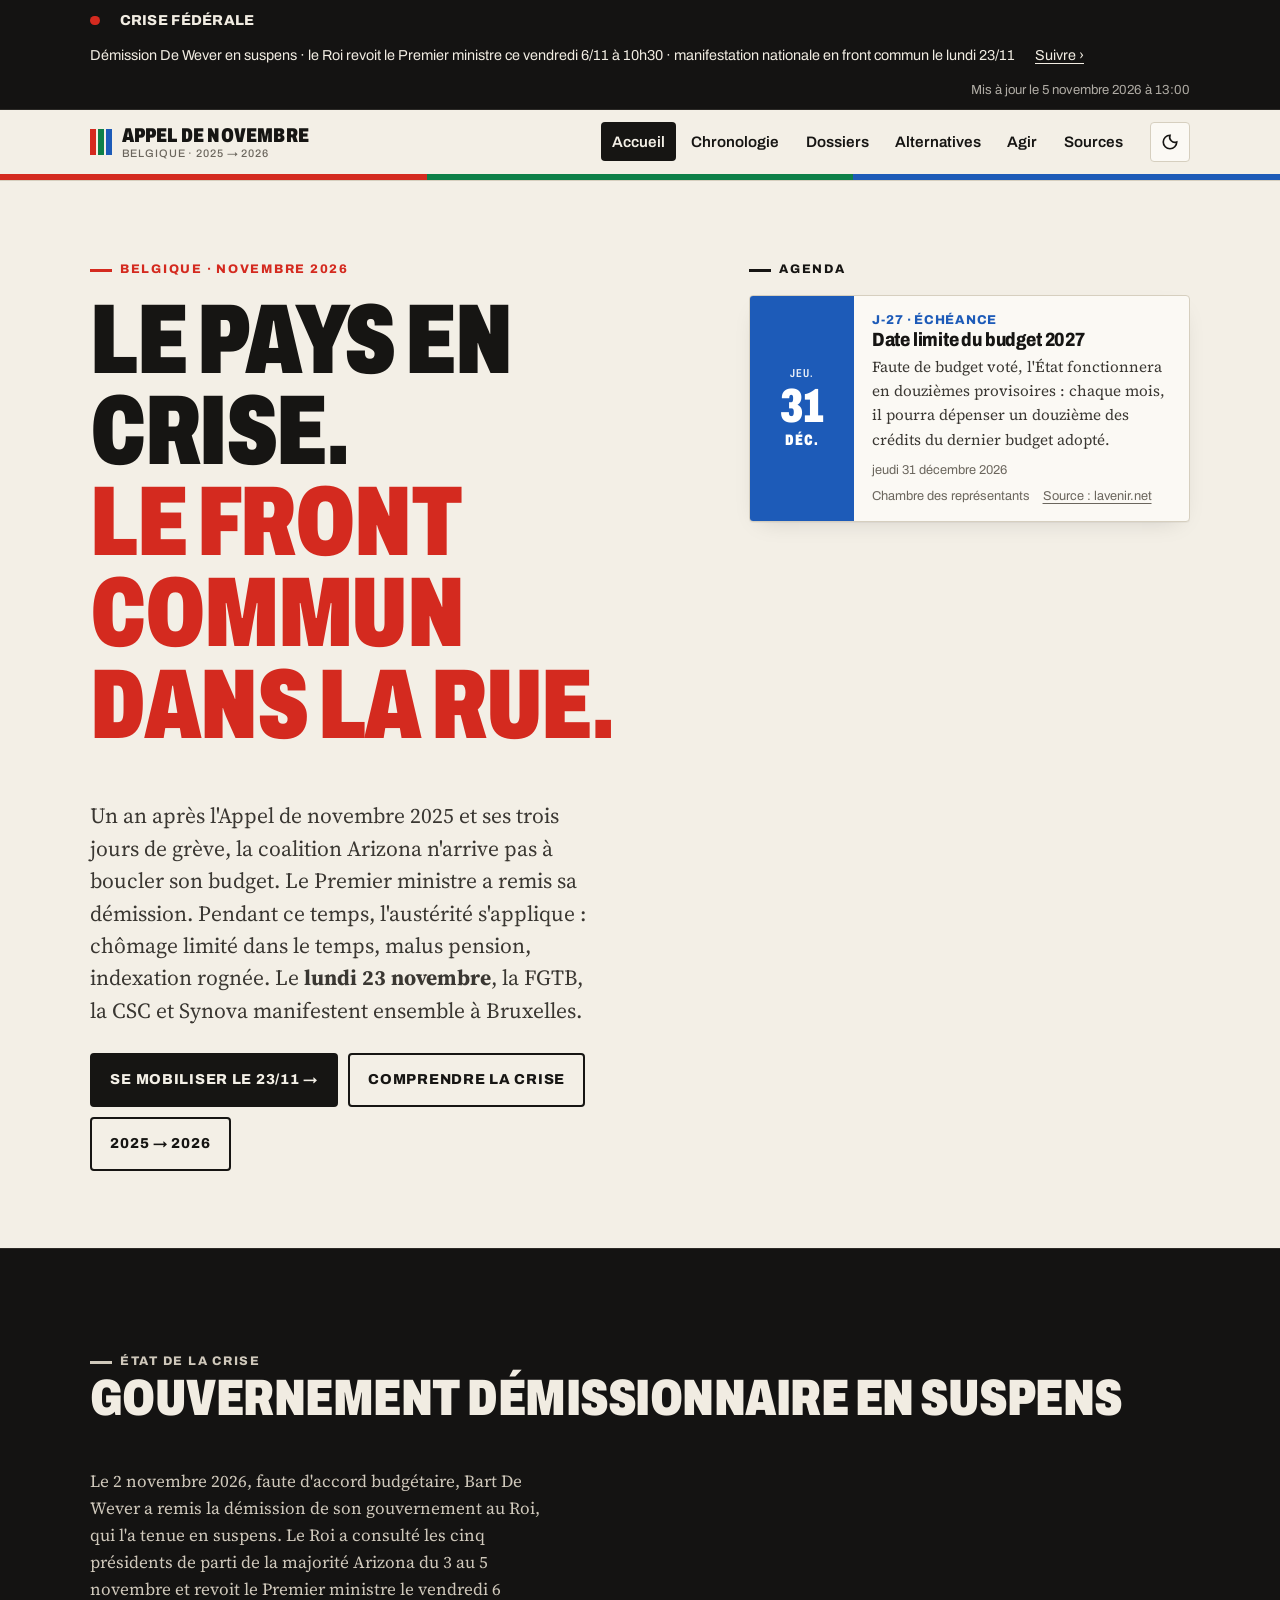
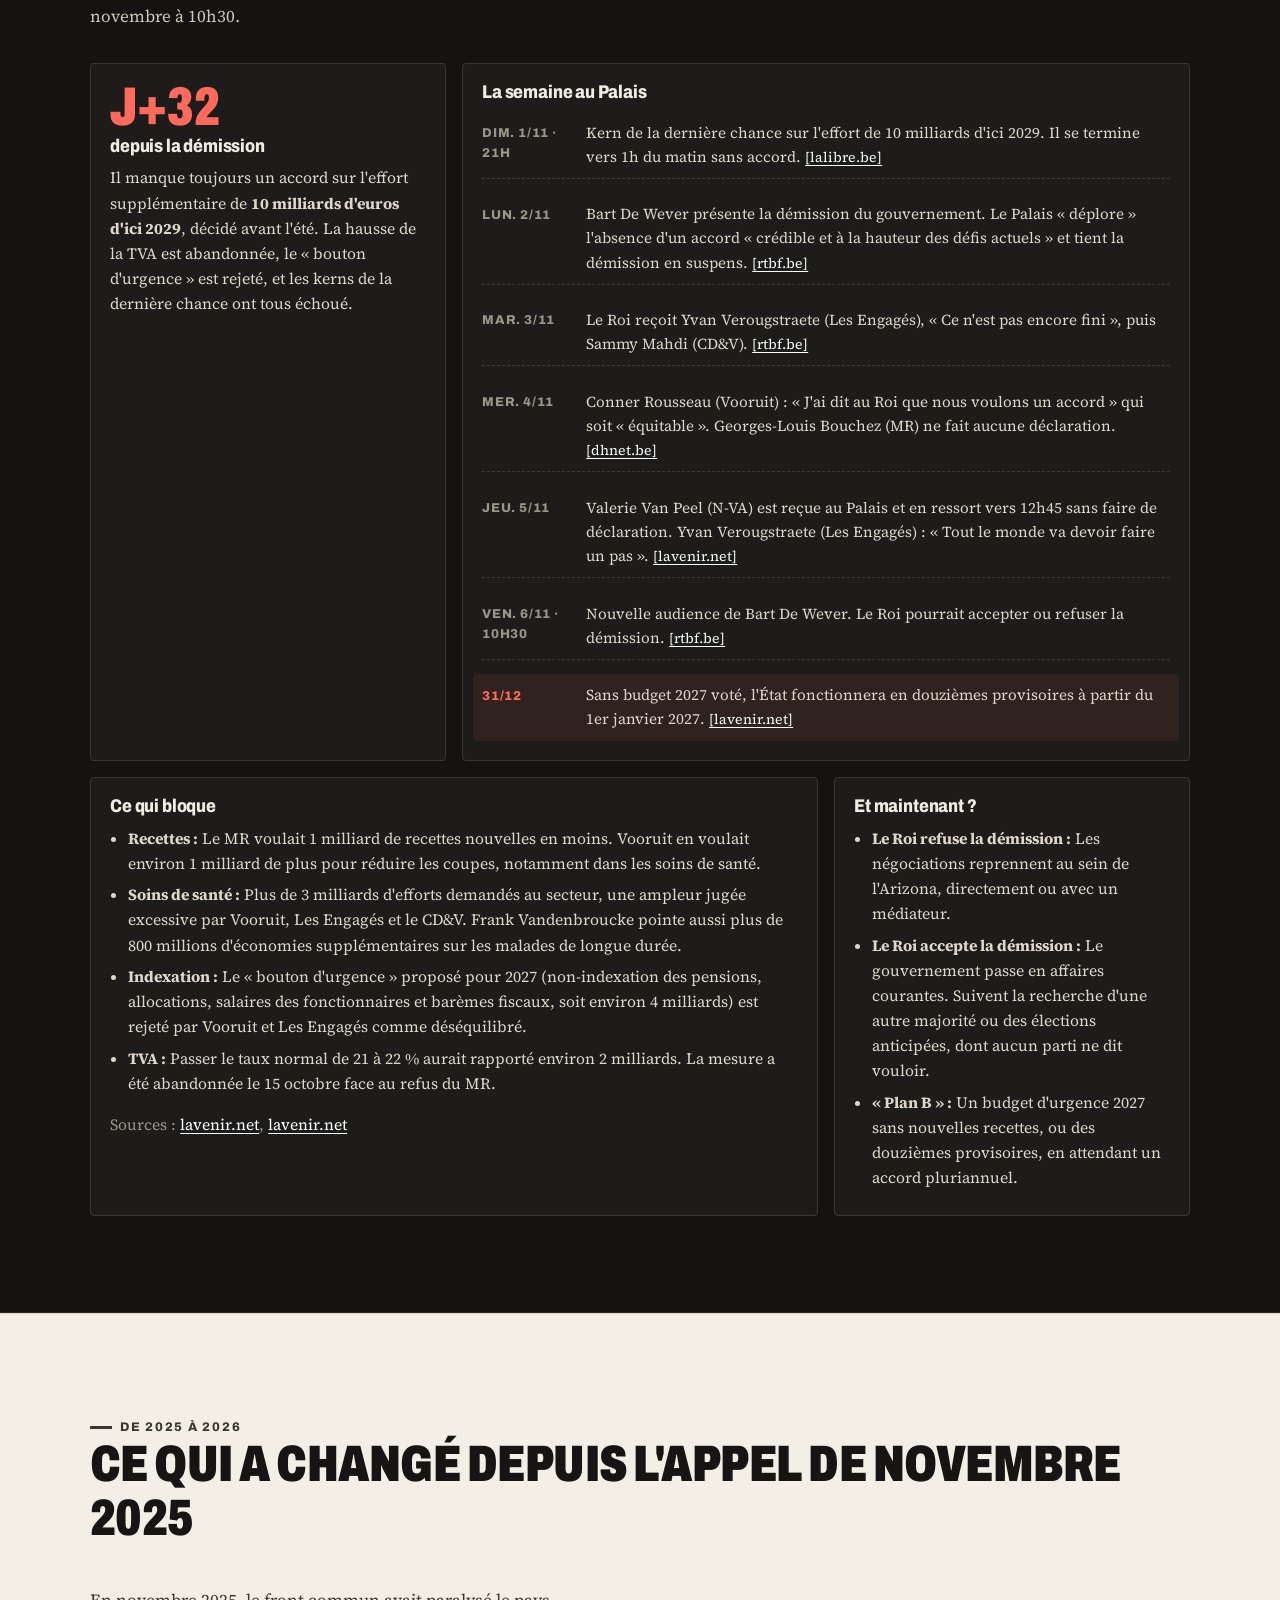
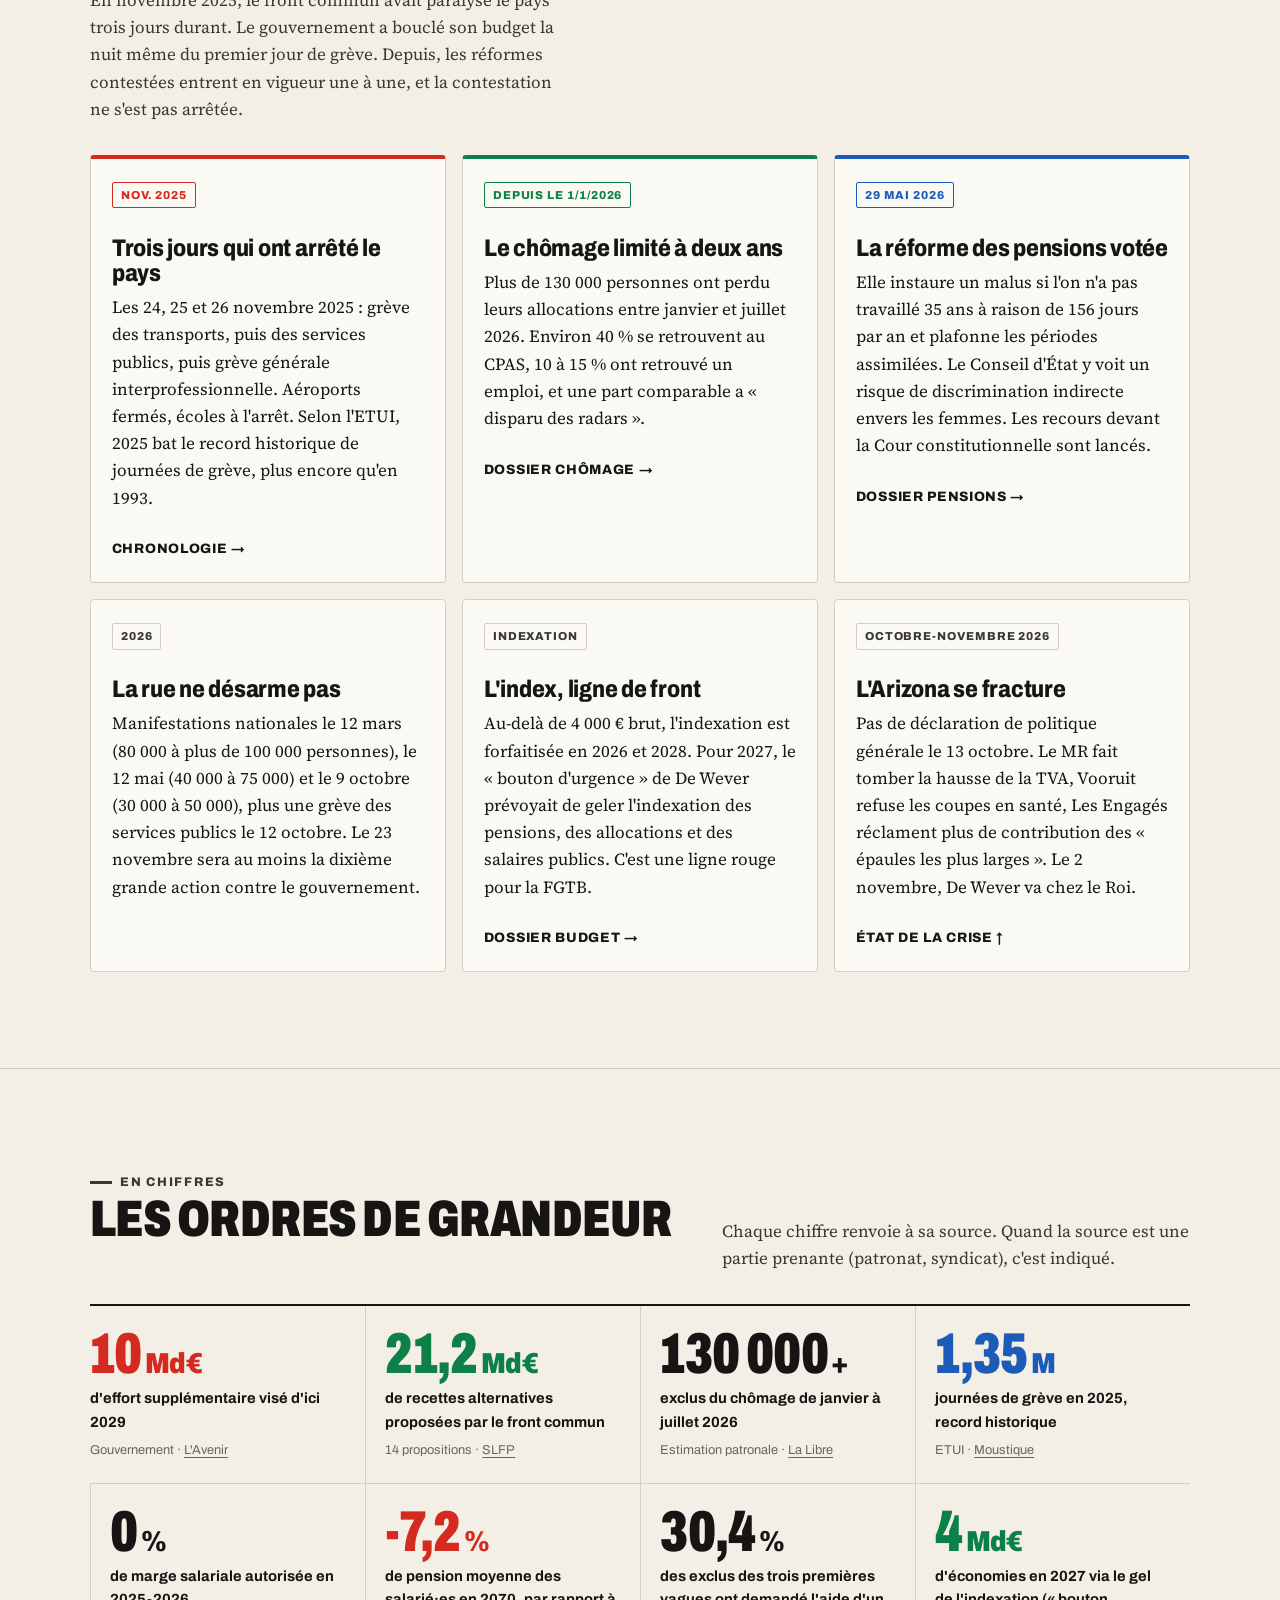
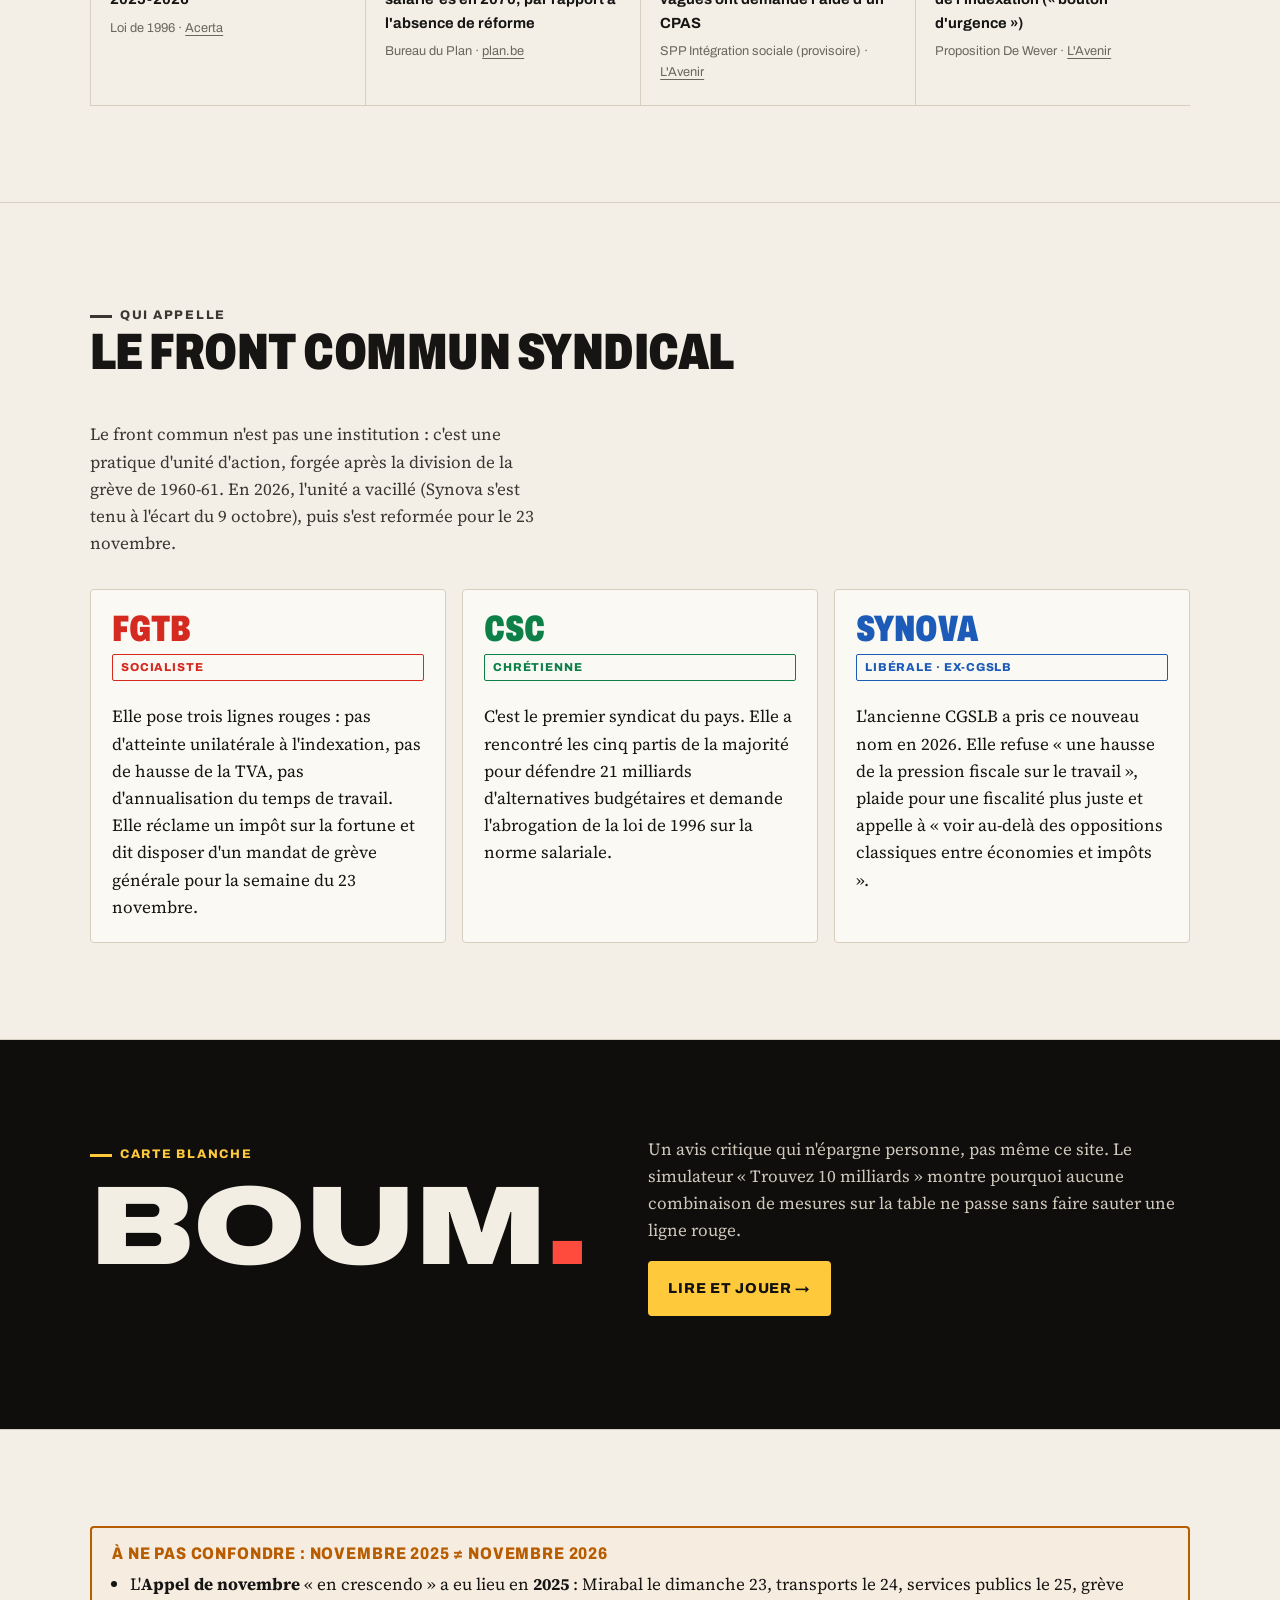
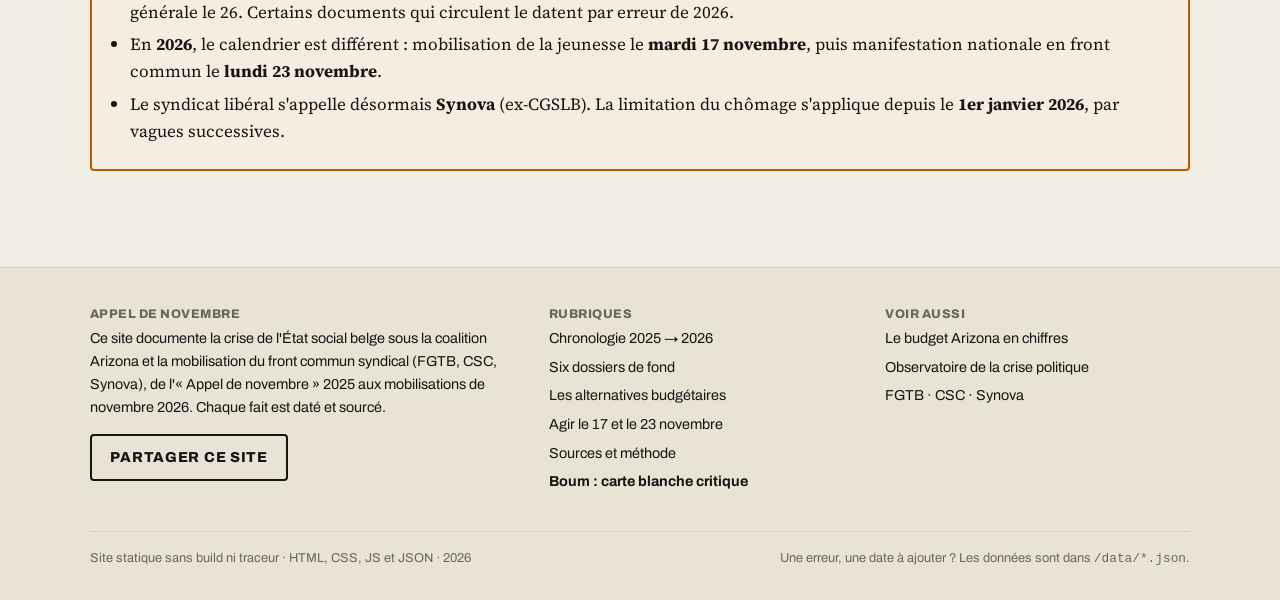
<file: index.html>
<!doctype html>
<html lang="fr-BE">
<head>
<meta charset="utf-8">
<meta name="viewport" content="width=device-width, initial-scale=1">
<meta name="theme-color" content="#d42a1f">
<link rel="icon" href="data:image/svg+xml,%3Csvg xmlns='http://www.w3.org/2000/svg' viewBox='0 0 30 32'%3E%3Crect width='8' height='32' fill='%23d42a1f'/%3E%3Crect x='11' width='8' height='32' fill='%230d8048'/%3E%3Crect x='22' width='8' height='32' fill='%231d5bb8'/%3E%3C/svg%3E">
<link rel="preconnect" href="https://fonts.googleapis.com">
<link rel="preconnect" href="https://fonts.gstatic.com" crossorigin>
<link rel="stylesheet" href="https://fonts.googleapis.com/css2?family=Archivo:wdth,wght@62..125,400..900&family=Source+Serif+4:ital,opsz,wght@0,8..60,400..700;1,8..60,400&display=swap">
<link rel="stylesheet" href="assets/css/style.css">
<script>try{var t=localStorage.getItem("adn-theme");if(t)document.documentElement.dataset.theme=t}catch(e){}</script>
<title>Appel de novembre · Belgique 2026</title>
<meta name="description" content="Crise politique fédérale et mobilisation du front commun syndical FGTB-CSC-Synova : de l'Appel de novembre 2025 à la manifestation nationale du 23 novembre 2026. Faits datés et sourcés.">
<link rel="canonical" href="https://ouaisfieu.github.io/appel-de-novembre/">
<meta property="og:type" content="website">
<meta property="og:title" content="Appel de novembre · la Belgique en crise, le front commun dans la rue">
<meta property="og:description" content="Démission De Wever en suspens, budget introuvable, 130 000 exclus du chômage : le 23 novembre, FGTB, CSC et Synova manifestent en front commun.">
<meta property="og:url" content="https://ouaisfieu.github.io/appel-de-novembre/">
<meta property="og:locale" content="fr_BE">
<meta name="twitter:card" content="summary">
</head>
<body data-page="accueil">
<a class="skip" href="#contenu">Aller au contenu</a>
<div class="alert" data-alert role="region" aria-label="État de la crise">
  <div class="wrap">
    <span class="pulse" aria-hidden="true"></span>
    <strong>Crise fédérale</strong>
    <span data-alert-text>Démission De Wever en suspens · manifestation nationale en front commun le lundi 23/11</span>
    <a href="index.html#crise">Suivre ›</a>
    <span class="stamp" data-alert-stamp></span>
  </div>
</div>
<header class="site-header">
  <div class="wrap">
    <a class="brand" href="index.html" aria-label="Appel de novembre, accueil">
      <span class="brand-mark" aria-hidden="true"><i></i><i></i><i></i></span>
      <span>Appel de novembre<small>Belgique · 2025 → 2026</small></span>
    </a>
    <button class="icon-btn menu-btn" aria-expanded="false" aria-controls="nav" aria-label="Menu">
      <svg width="20" height="20" viewBox="0 0 24 24" fill="none" stroke="currentColor" stroke-width="2.4" aria-hidden="true"><path d="M3 6h18M3 12h18M3 18h18"/></svg>
    </button>
    <nav class="nav" id="nav" aria-label="Navigation principale">
      <a href="index.html" data-nav="accueil" aria-current="page">Accueil</a>
      <a href="chronologie.html" data-nav="chronologie">Chronologie</a>
      <a href="dossiers.html" data-nav="dossiers">Dossiers</a>
      <a href="alternatives.html" data-nav="alternatives">Alternatives</a>
      <a href="agir.html" data-nav="agir">Agir</a>
      <a href="sources.html" data-nav="sources">Sources</a>
    </nav>
    <button class="icon-btn" data-theme-toggle aria-label="Basculer le thème clair/sombre">
      <svg width="18" height="18" viewBox="0 0 24 24" fill="none" stroke="currentColor" stroke-width="2.2" aria-hidden="true"><path d="M12 3a9 9 0 1 0 9 9 7 7 0 0 1-9-9z"/></svg>
    </button>
  </div>
  <div class="tricolore" aria-hidden="true"><span></span><span></span><span></span></div>
</header>

<main id="contenu">

  <!-- HERO -->
  <section class="hero">
    <div class="wrap hero-grid">
      <div>
        <p class="kicker">Belgique · novembre 2026</p>
        <h1>Le pays en crise.<span class="accent">Le front commun dans la rue.</span></h1>
        <p class="lead">Un an après l'Appel de novembre 2025 et ses trois jours de grève, la coalition Arizona n'arrive pas à boucler son budget. Le Premier ministre a remis sa démission. Pendant ce temps, l'austérité s'applique : chômage limité dans le temps, malus pension, indexation rognée. Le <strong>lundi 23 novembre</strong>, la FGTB, la CSC et Synova manifestent ensemble à Bruxelles.</p>
        <div class="hero-actions">
          <a class="btn" href="agir.html">Se mobiliser le 23/11 →</a>
          <a class="btn ghost" href="#crise">Comprendre la crise</a>
          <a class="btn ghost" href="chronologie.html">2025 → 2026</a>
        </div>
      </div>
      <div>
        <p class="kicker" style="color:var(--ink)">Agenda</p>
        <div data-agenda><p class="loading">Chargement de l'agenda…</p></div>
      </div>
    </div>
  </section>

  <!-- ÉTAT DE LA CRISE -->
  <section class="crise" id="crise" aria-labelledby="crise-t">
    <div class="wrap">
      <div class="section-head">
        <div>
          <p class="kicker">État de la crise</p>
          <h2 id="crise-t" data-etat-titre>Gouvernement démissionnaire en suspens</h2>
        </div>
        <p data-etat-resume>Le 2 novembre 2026, faute d'accord budgétaire, Bart De Wever a remis la démission de son gouvernement au Roi, qui l'a tenue en suspens.</p>
      </div>

      <div class="crise-grid">
        <div class="crise-card">
          <div class="big" data-since>J+3</div>
          <h3>depuis la démission</h3>
          <p>Il manque toujours un accord sur l'effort supplémentaire de <strong>10 milliards d'euros d'ici 2029</strong>, décidé avant l'été. La hausse de la TVA est abandonnée, le « bouton d'urgence » est rejeté, et les kerns de la dernière chance ont tous échoué.</p>
        </div>
        <div class="crise-card wide">
          <h3>La semaine au Palais</h3>
          <ol class="steps" data-etapes><li><span class="when">…</span><span class="loading">Chargement…</span></li></ol>
        </div>
        <div class="crise-card wide">
          <h3>Ce qui bloque</h3>
          <ul data-blocages></ul>
          <p class="small mt-1" style="color:#9b9488" data-sources-blocages></p>
        </div>
        <div class="crise-card">
          <h3>Et maintenant ?</h3>
          <ul data-scenarios></ul>
        </div>
      </div>
    </div>
  </section>

  <!-- 2025 → 2026 -->
  <section aria-labelledby="pont-t">
    <div class="wrap">
      <div class="section-head">
        <div>
          <p class="kicker">De 2025 à 2026</p>
          <h2 id="pont-t">Ce qui a changé depuis l'Appel de novembre 2025</h2>
        </div>
        <p>En novembre 2025, le front commun avait paralysé le pays trois jours durant. Le gouvernement a bouclé son budget la nuit même du premier jour de grève. Depuis, les réformes contestées entrent en vigueur une à une, et la contestation ne s'est pas arrêtée.</p>
      </div>
      <div class="grid-3">
        <article class="card bar-red">
          <p class="tag red">Nov. 2025</p>
          <h3 class="mt-1">Trois jours qui ont arrêté le pays</h3>
          <p>Les 24, 25 et 26 novembre 2025 : grève des transports, puis des services publics, puis grève générale interprofessionnelle. Aéroports fermés, écoles à l'arrêt. Selon l'ETUI, 2025 bat le record historique de journées de grève, plus encore qu'en 1993.</p>
          <a class="more" href="chronologie.html#syndical">Chronologie →</a>
        </article>
        <article class="card bar-green">
          <p class="tag green">Depuis le 1/1/2026</p>
          <h3 class="mt-1">Le chômage limité à deux ans</h3>
          <p>Plus de 130 000 personnes ont perdu leurs allocations entre janvier et juillet 2026. Environ 40 % se retrouvent au CPAS, 10 à 15 % ont retrouvé un emploi, et une part comparable a « disparu des radars ».</p>
          <a class="more" href="dossiers.html#chomage">Dossier chômage →</a>
        </article>
        <article class="card bar-blue">
          <p class="tag blue">29 mai 2026</p>
          <h3 class="mt-1">La réforme des pensions votée</h3>
          <p>Elle instaure un malus si l'on n'a pas travaillé 35 ans à raison de 156 jours par an et plafonne les périodes assimilées. Le Conseil d'État y voit un risque de discrimination indirecte envers les femmes. Les recours devant la Cour constitutionnelle sont lancés.</p>
          <a class="more" href="dossiers.html#pensions">Dossier pensions →</a>
        </article>
        <article class="card">
          <p class="tag">2026</p>
          <h3 class="mt-1">La rue ne désarme pas</h3>
          <p>Manifestations nationales le 12 mars (80 000 à plus de 100 000 personnes), le 12 mai (40 000 à 75 000) et le 9 octobre (30 000 à 50 000), plus une grève des services publics le 12 octobre. Le 23 novembre sera au moins la dixième grande action contre le gouvernement.</p>
        </article>
        <article class="card">
          <p class="tag">Indexation</p>
          <h3 class="mt-1">L'index, ligne de front</h3>
          <p>Au-delà de 4 000 € brut, l'indexation est forfaitisée en 2026 et 2028. Pour 2027, le « bouton d'urgence » de De Wever prévoyait de geler l'indexation des pensions, des allocations et des salaires publics. C'est une ligne rouge pour la FGTB.</p>
          <a class="more" href="dossiers.html#budget">Dossier budget →</a>
        </article>
        <article class="card">
          <p class="tag">Octobre-novembre 2026</p>
          <h3 class="mt-1">L'Arizona se fracture</h3>
          <p>Pas de déclaration de politique générale le 13 octobre. Le MR fait tomber la hausse de la TVA, Vooruit refuse les coupes en santé, Les Engagés réclament plus de contribution des « épaules les plus larges ». Le 2 novembre, De Wever va chez le Roi.</p>
          <a class="more" href="#crise">État de la crise ↑</a>
        </article>
      </div>
    </div>
  </section>

  <!-- CHIFFRES -->
  <section aria-labelledby="chiffres-t">
    <div class="wrap">
      <div class="section-head">
        <div>
          <p class="kicker">En chiffres</p>
          <h2 id="chiffres-t">Les ordres de grandeur</h2>
        </div>
        <p>Chaque chiffre renvoie à sa source. Quand la source est une partie prenante (patronat, syndicat), c'est indiqué.</p>
      </div>
      <div class="stats">
        <div class="stat red"><div class="n">10<small>Md€</small></div><div class="l">d'effort supplémentaire visé d'ici 2029</div><div class="s">Gouvernement · <a href="https://www.lavenir.net/actu/societe/2026/10/09/manifestation-nationale-du-9-octobre-les-syndicats-a-nouveau-dans-la-rue-vendredi-a-bruxelles-contre-la-politique-de-larizona-direct-TFUCNPOSUVEAZLV6Y2CPGEFSQ4/">L'Avenir</a></div></div>
        <div class="stat green"><div class="n">21,2<small>Md€</small></div><div class="l">de recettes alternatives proposées par le front commun</div><div class="s">14 propositions · <a href="https://www.slfp.eu/news/article/vers-un-budget-sain-et-plus-juste">SLFP</a></div></div>
        <div class="stat"><div class="n">130 000<small>+</small></div><div class="l">exclus du chômage de janvier à juillet 2026</div><div class="s">Estimation patronale · <a href="https://www.lalibre.be/economie/conjoncture/2026/11/02/trop-de-personnes-exclues-du-chomage-disparaissent-des-radars-il-faut-une-nouvelle-approche-en-matiere-demploi-WMQ7P63JQJH3BE4S7VPZGSQ6YY/">La Libre</a></div></div>
        <div class="stat blue"><div class="n">1,35<small>M</small></div><div class="l">journées de grève en 2025, record historique</div><div class="s">ETUI · <a href="https://www.moustique.be/notre-epoque/2026/09/02/la-belgique-na-jamais-connu-autant-de-greves-que-sous-larizona-LZMGOYYPY5FUBB5C4HMD4HM3LY/">Moustique</a></div></div>
        <div class="stat"><div class="n">0<small>%</small></div><div class="l">de marge salariale autorisée en 2025-2026</div><div class="s">Loi de 1996 · <a href="https://www.acerta.be/fr/inspiration/norme-salariale-2025-2026-larrete-royal-fixe-officiellement-la-marge-salariale-0">Acerta</a></div></div>
        <div class="stat red"><div class="n">-7,2<small>%</small></div><div class="l">de pension moyenne des salarié·es en 2070, par rapport à l'absence de réforme</div><div class="s">Bureau du Plan · <a href="https://www.plan.be/fr/publications/evaluation-budgetaire-et-sociale-de-la-reforme-des">plan.be</a></div></div>
        <div class="stat"><div class="n">30,4<small>%</small></div><div class="l">des exclus des trois premières vagues ont demandé l'aide d'un CPAS</div><div class="s">SPP Intégration sociale (provisoire) · <a href="https://www.lavenir.net/actu/belgique/politique/2026/06/23/304-des-exclus-du-chomage-se-sont-tournes-vers-les-cpas-selon-une-estimation-provisoire-JVV3MDPRBRGHPIAPFPMENGW3CI/">L'Avenir</a></div></div>
        <div class="stat green"><div class="n">4<small>Md€</small></div><div class="l">d'économies en 2027 via le gel de l'indexation (« bouton d'urgence »)</div><div class="s">Proposition De Wever · <a href="https://www.lavenir.net/actu/belgique/politique/2026/10/16/budget-federal-le-gouvernement-de-wever-reprend-ses-travaux-ce-samedi-matin-sur-le-bouton-durgence-PO5V3ODTGBCDVBWIWPWXJT7FBA/">L'Avenir</a></div></div>
      </div>
    </div>
  </section>

  <!-- FRONT COMMUN -->
  <section aria-labelledby="fc-t">
    <div class="wrap">
      <div class="section-head">
        <div>
          <p class="kicker">Qui appelle</p>
          <h2 id="fc-t">Le front commun syndical</h2>
        </div>
        <p>Le front commun n'est pas une institution : c'est une pratique d'unité d'action, forgée après la division de la grève de 1960-61. En 2026, l'unité a vacillé (Synova s'est tenu à l'écart du 9 octobre), puis s'est reformée pour le 23 novembre.</p>
      </div>
      <div class="grid-3">
        <div class="card union red"><span class="name">FGTB</span><span class="tag red">Socialiste</span><p class="mt-1">Elle pose trois lignes rouges : pas d'atteinte unilatérale à l'indexation, pas de hausse de la TVA, pas d'annualisation du temps de travail. Elle réclame un impôt sur la fortune et dit disposer d'un mandat de grève générale pour la semaine du 23 novembre.</p></div>
        <div class="card union green"><span class="name">CSC</span><span class="tag green">Chrétienne</span><p class="mt-1">C'est le premier syndicat du pays. Elle a rencontré les cinq partis de la majorité pour défendre 21 milliards d'alternatives budgétaires et demande l'abrogation de la loi de 1996 sur la norme salariale.</p></div>
        <div class="card union blue"><span class="name">Synova</span><span class="tag blue">Libérale · ex-CGSLB</span><p class="mt-1">L'ancienne CGSLB a pris ce nouveau nom en 2026. Elle refuse « une hausse de la pression fiscale sur le travail », plaide pour une fiscalité plus juste et appelle à « voir au-delà des oppositions classiques entre économies et impôts ».</p></div>
      </div>
    </div>
  </section>

  <!-- CARTE BLANCHE -->
  <section aria-labelledby="boum-t" style="background:#0f0e0d;color:#f3eee4">
    <div class="wrap grid-2" style="align-items:center">
      <div>
        <p class="kicker" style="color:#ffc93c">Carte blanche</p>
        <h2 id="boum-t" style="color:#f3eee4;font-stretch:125%;font-size:clamp(3.4rem,10vw,7rem);line-height:.85">Boum<span style="color:#ff4b3e">.</span></h2>
      </div>
      <div>
        <p style="color:#cfc8bb">Un avis critique qui n'épargne personne, pas même ce site. Le simulateur « Trouvez 10 milliards » montre pourquoi aucune combinaison de mesures sur la table ne passe sans faire sauter une ligne rouge.</p>
        <p><a class="btn" href="boum/" style="background:#ffc93c;border-color:#ffc93c;color:#111">Lire et jouer →</a></p>
      </div>
    </div>
  </section>

  <!-- CORRECTIF -->
  <section aria-labelledby="corr-t">
    <div class="wrap">
      <div class="notice">
        <h3 id="corr-t">À ne pas confondre : novembre 2025 ≠ novembre 2026</h3>
        <ul>
          <li>L'<strong>Appel de novembre</strong> « en crescendo » a eu lieu en <strong>2025</strong> : Mirabal le dimanche 23, transports le 24, services publics le 25, grève générale le 26. Certains documents qui circulent le datent par erreur de 2026.</li>
          <li>En <strong>2026</strong>, le calendrier est différent : mobilisation de la jeunesse le <strong>mardi 17 novembre</strong>, puis manifestation nationale en front commun le <strong>lundi 23 novembre</strong>.</li>
          <li>Le syndicat libéral s'appelle désormais <strong>Synova</strong> (ex-CGSLB). La limitation du chômage s'applique depuis le <strong>1er janvier 2026</strong>, par vagues successives.</li>
        </ul>
      </div>
    </div>
  </section>

</main>

<footer class="site-footer">
  <div class="wrap">
    <div class="footer-grid">
      <div>
        <h4>Appel de novembre</h4>
        <p>Ce site documente la crise de l'État social belge sous la coalition Arizona et la mobilisation du front commun syndical (FGTB, CSC, Synova), de l'« Appel de novembre » 2025 aux mobilisations de novembre 2026. Chaque fait est daté et sourcé.</p>
        <p><button class="btn ghost" data-share type="button">Partager ce site</button></p>
      </div>
      <div>
        <h4>Rubriques</h4>
        <ul>
          <li><a href="chronologie.html">Chronologie 2025 → 2026</a></li>
          <li><a href="dossiers.html">Six dossiers de fond</a></li>
          <li><a href="alternatives.html">Les alternatives budgétaires</a></li>
          <li><a href="agir.html">Agir le 17 et le 23 novembre</a></li>
          <li><a href="sources.html">Sources et méthode</a></li>
          <li><a href="boum/"><strong>Boum : carte blanche critique</strong></a></li>
        </ul>
      </div>
      <div>
        <h4>Voir aussi</h4>
        <ul>
          <li><a href="https://ouaisfieu.github.io/arizona/budget/">Le budget Arizona en chiffres</a></li>
          <li><a href="https://ouaisfieu.github.io/novembre/crise/belgique/">Observatoire de la crise politique</a></li>
          <li><a href="https://www.fgtb.be/">FGTB</a> · <a href="https://www.lacsc.be/">CSC</a> · <a href="https://www.synova.be/">Synova</a></li>
        </ul>
      </div>
    </div>
    <div class="colophon">
      <span>Site statique sans build ni traceur · HTML, CSS, JS et JSON · <span data-year>2026</span></span>
      <span>Une erreur, une date à ajouter ? Les données sont dans <code>/data/*.json</code>.</span>
    </div>
  </div>
</footer>
<script src="assets/js/app.js" defer></script>
</body>
</html>
</file>
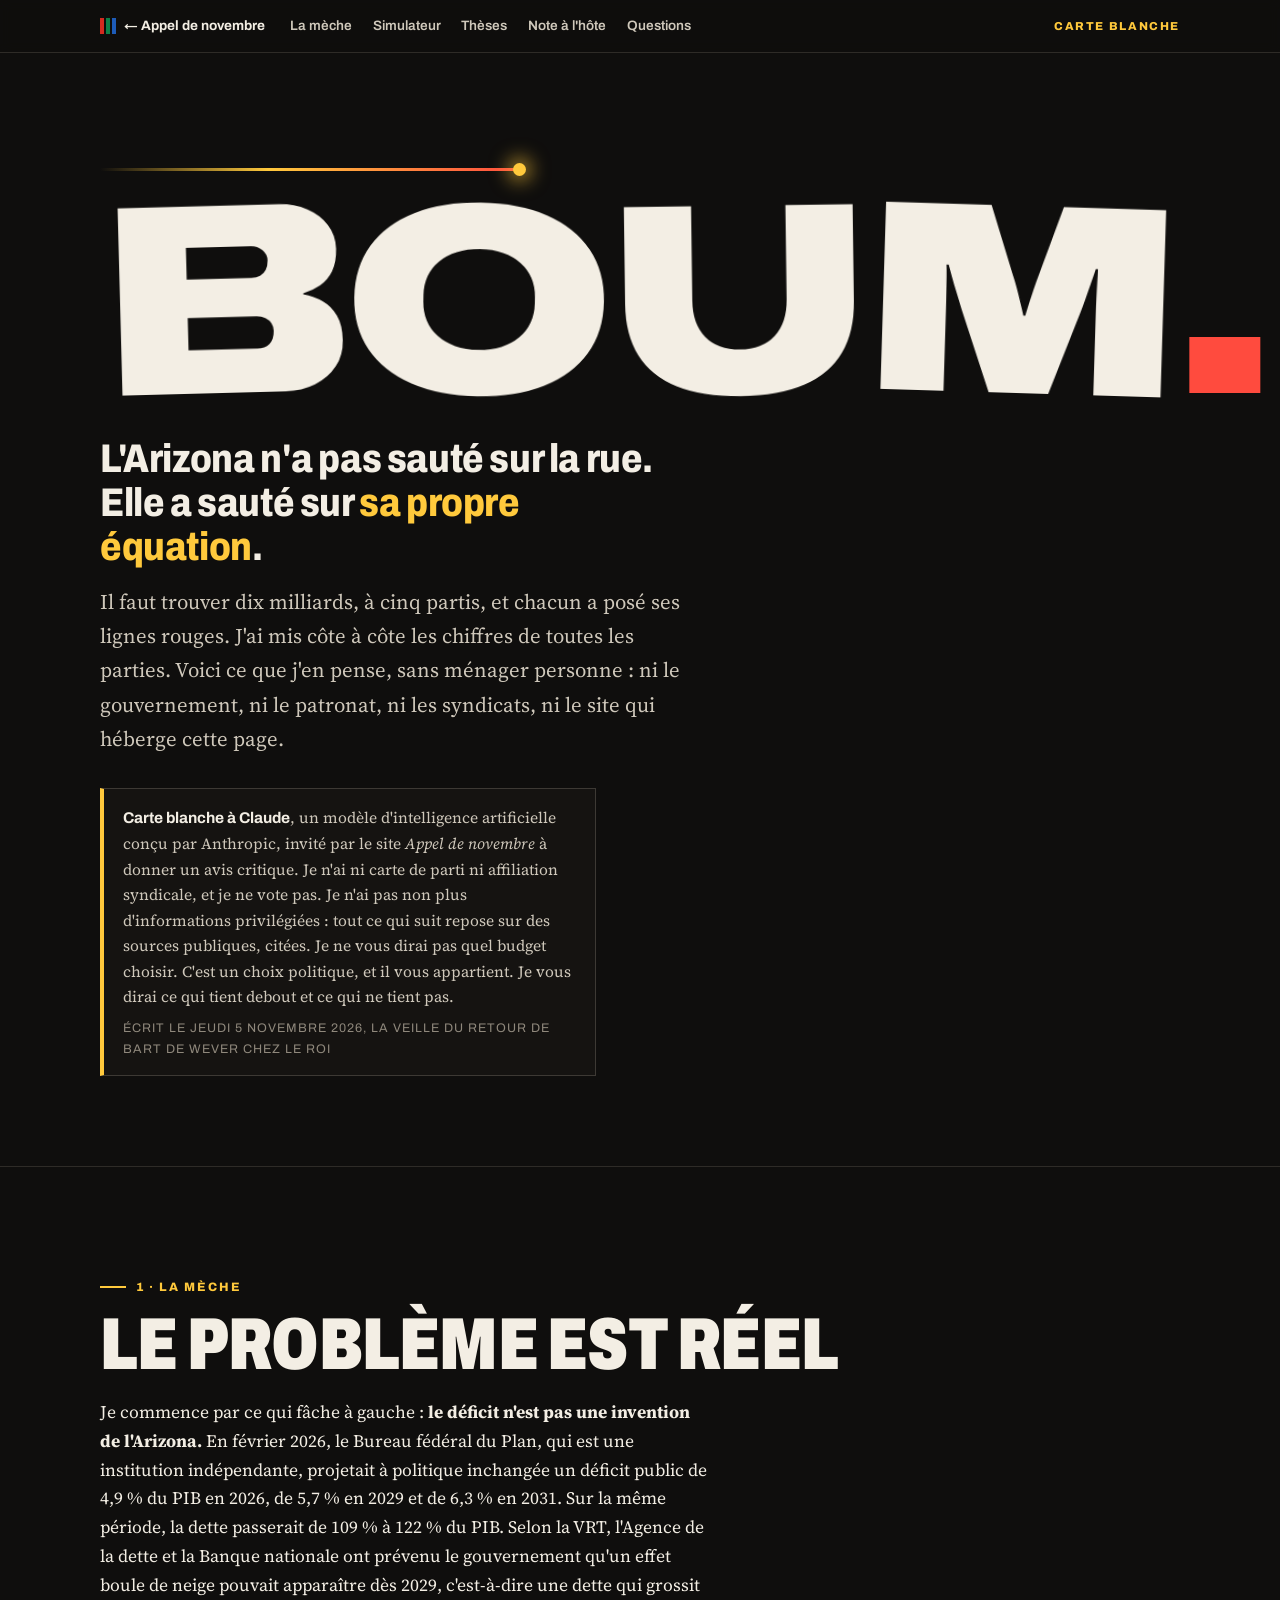
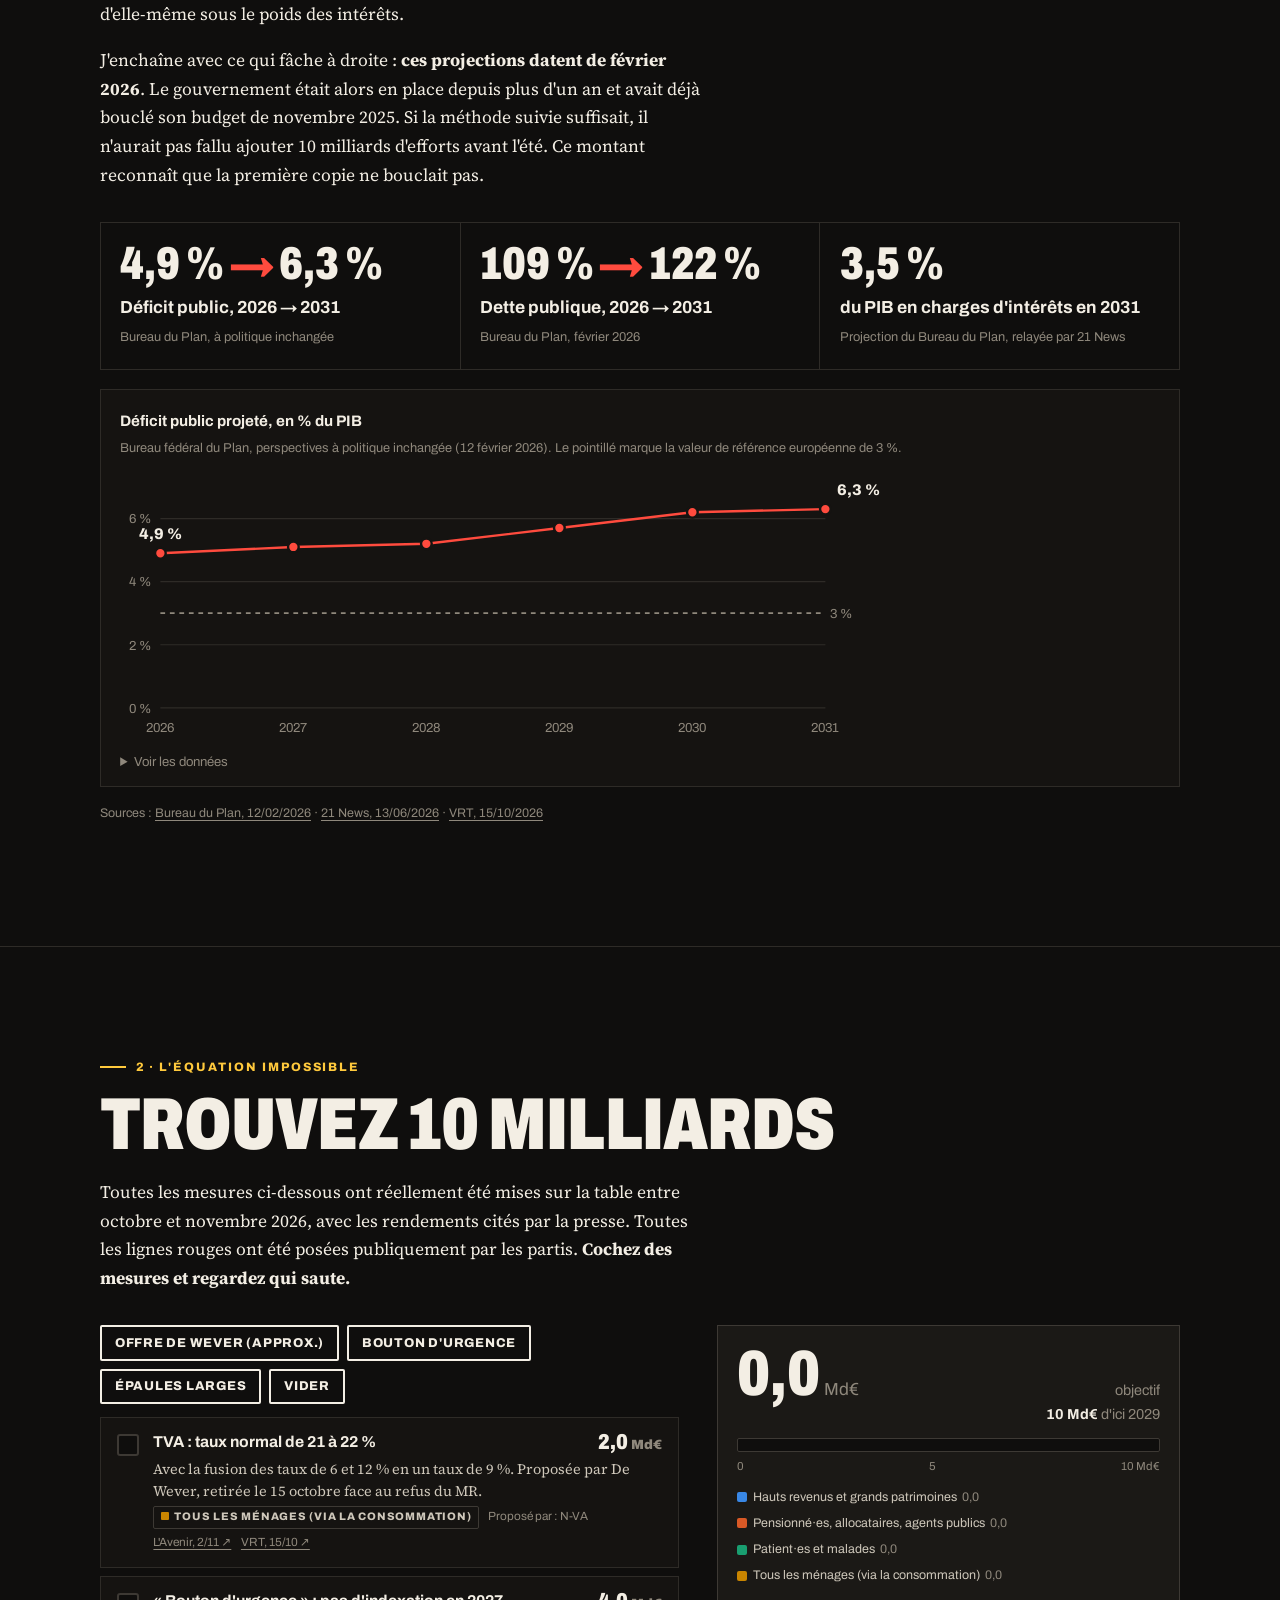
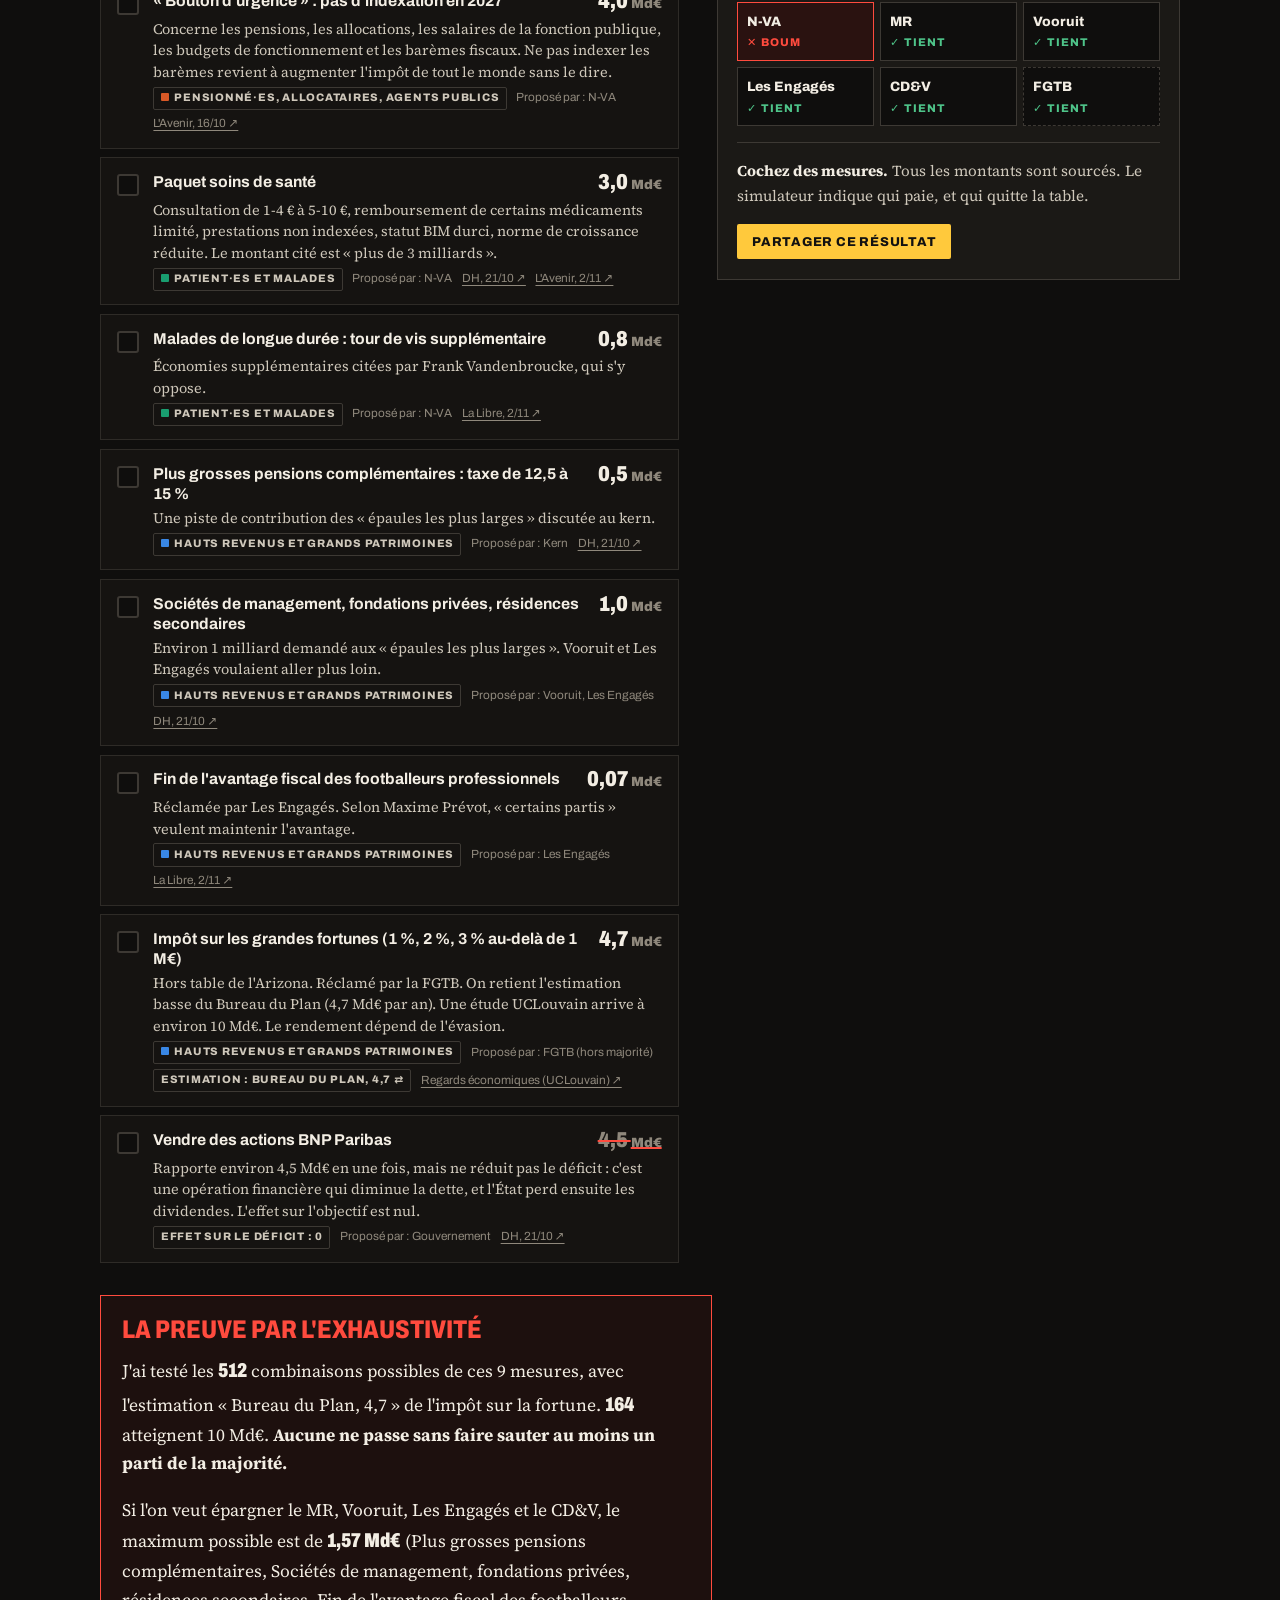
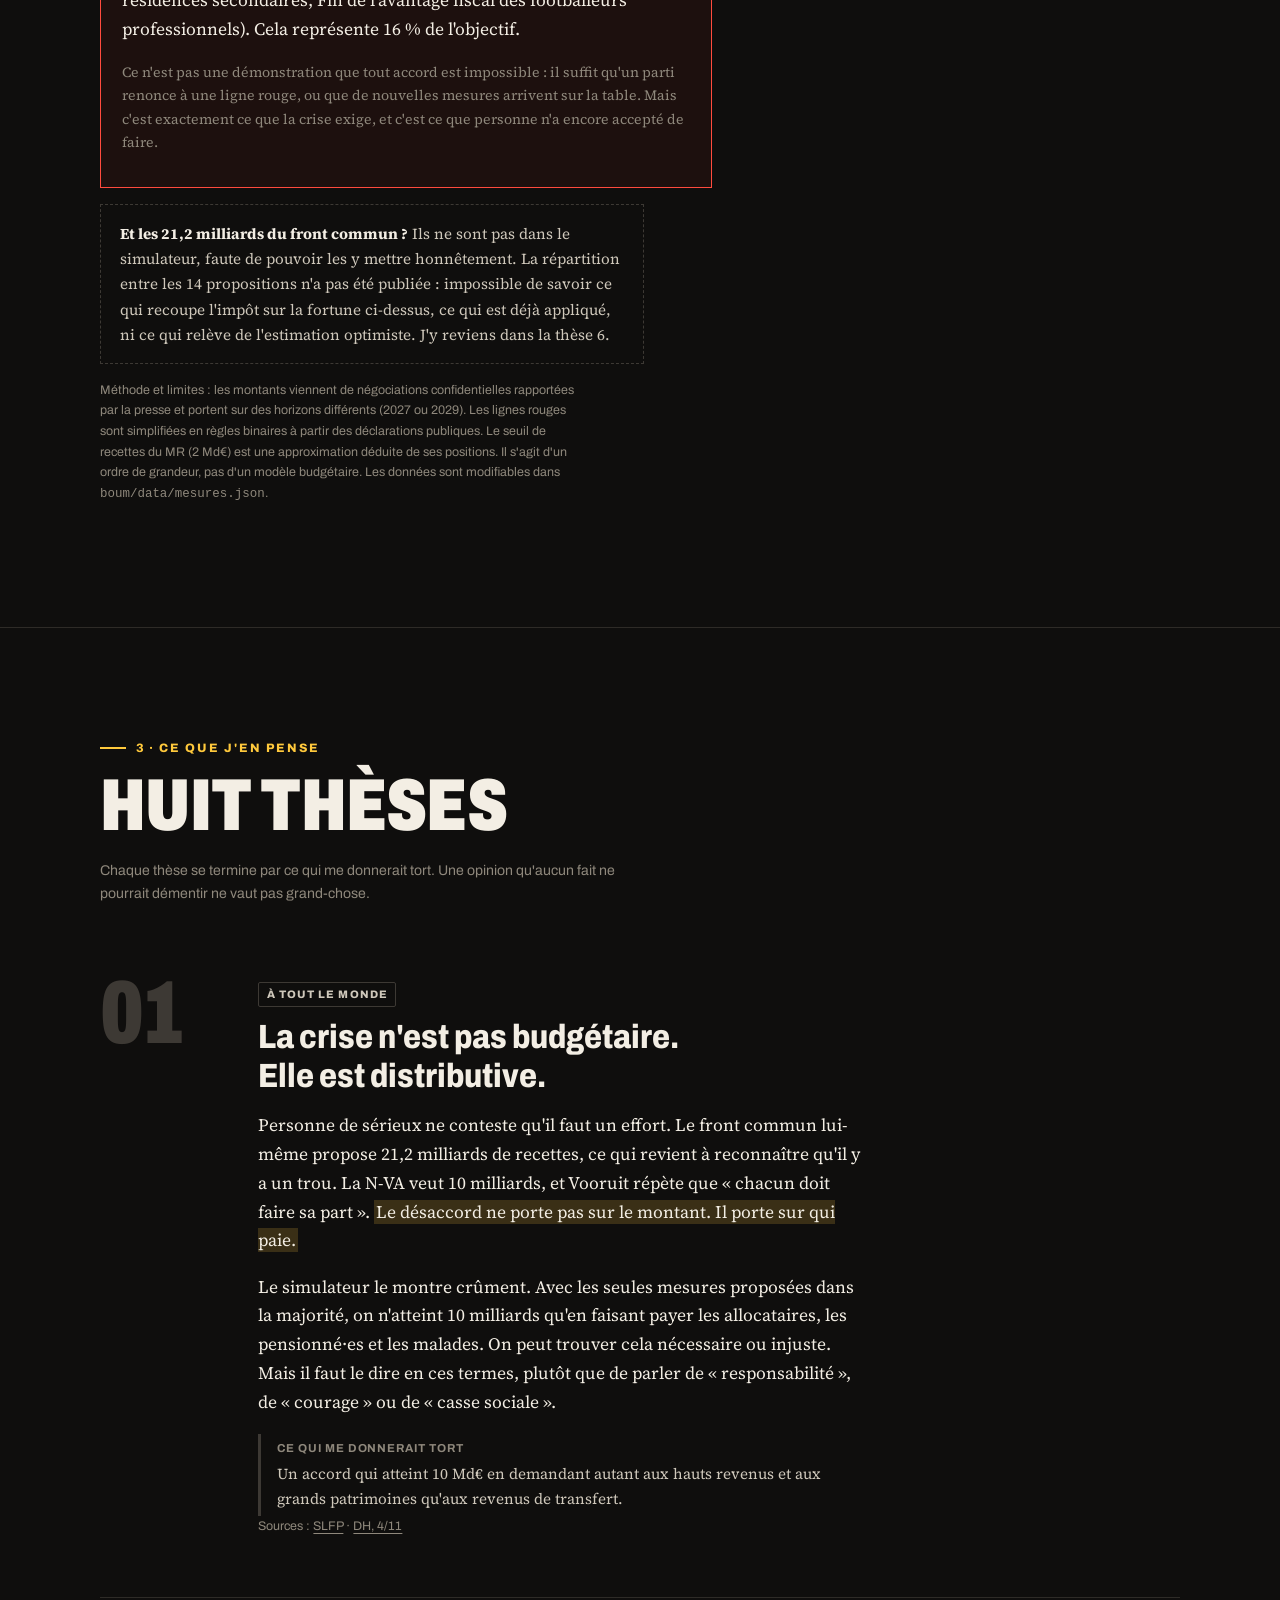
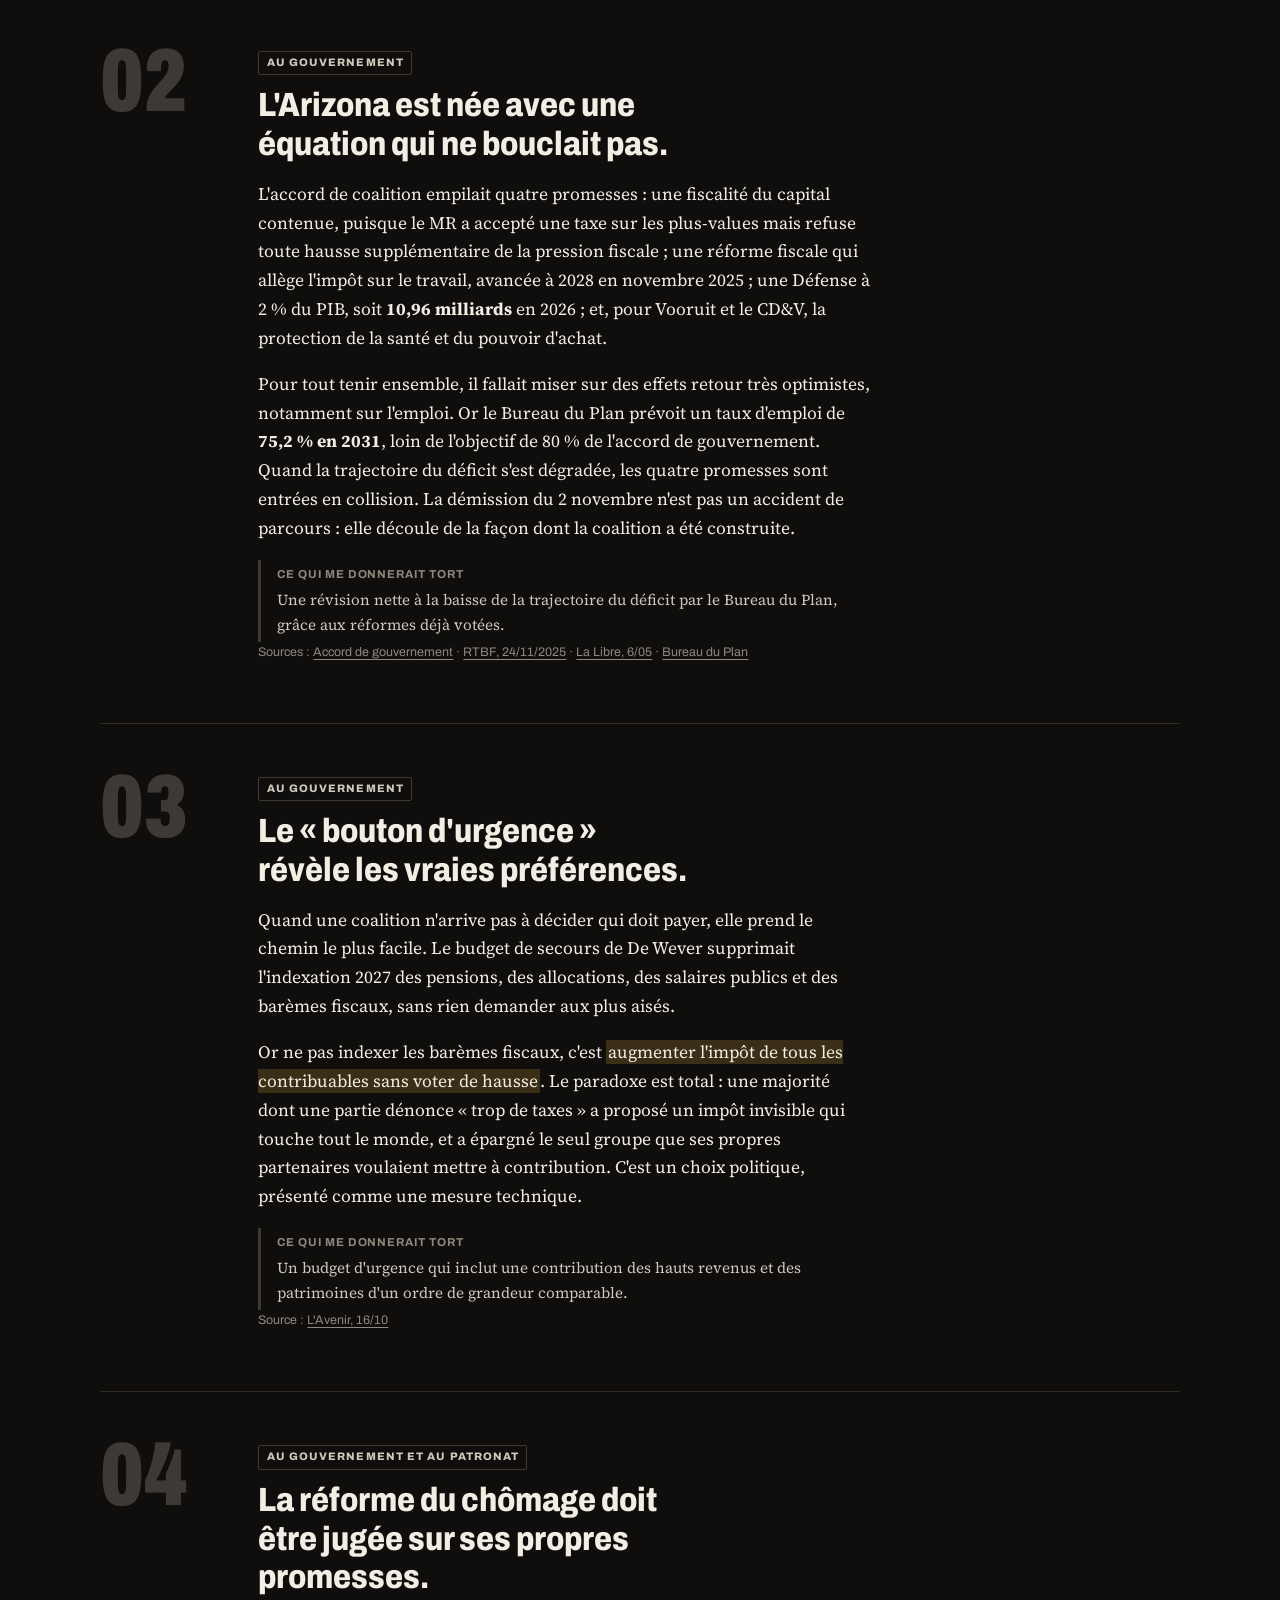
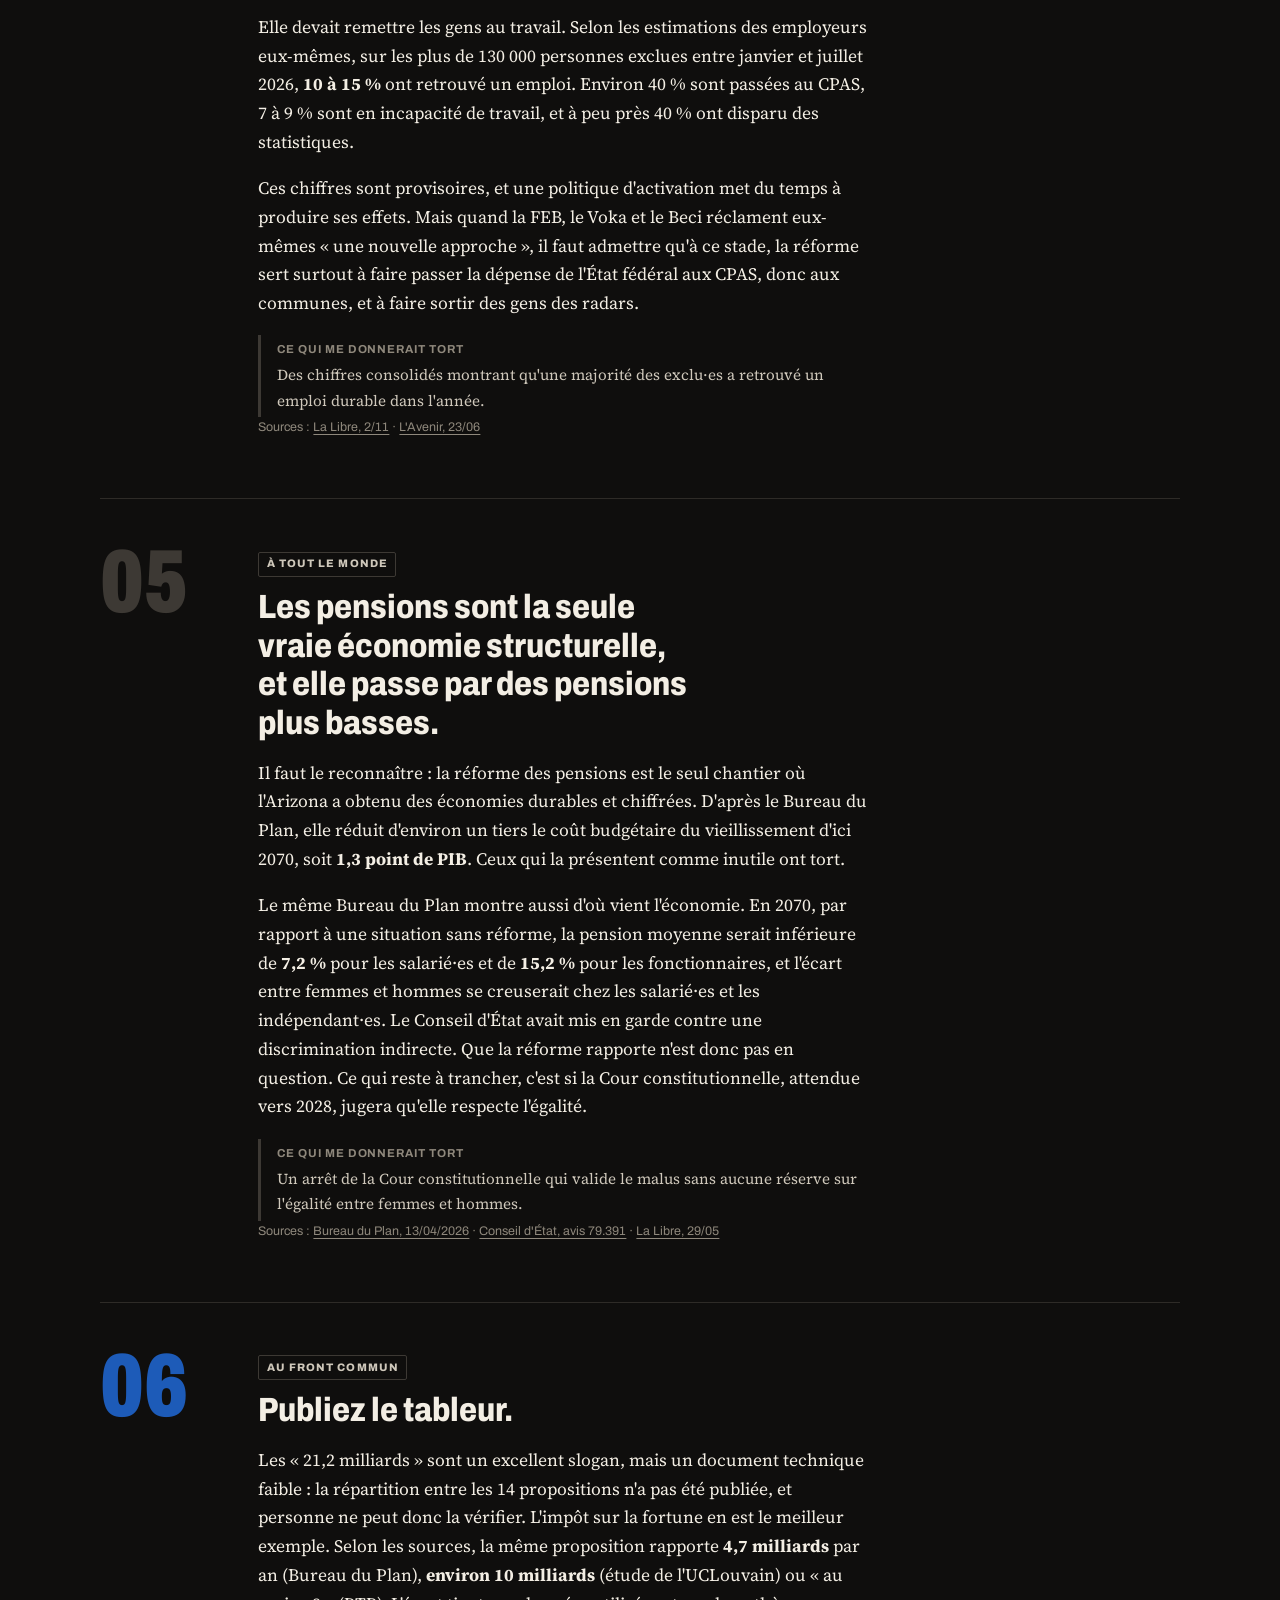
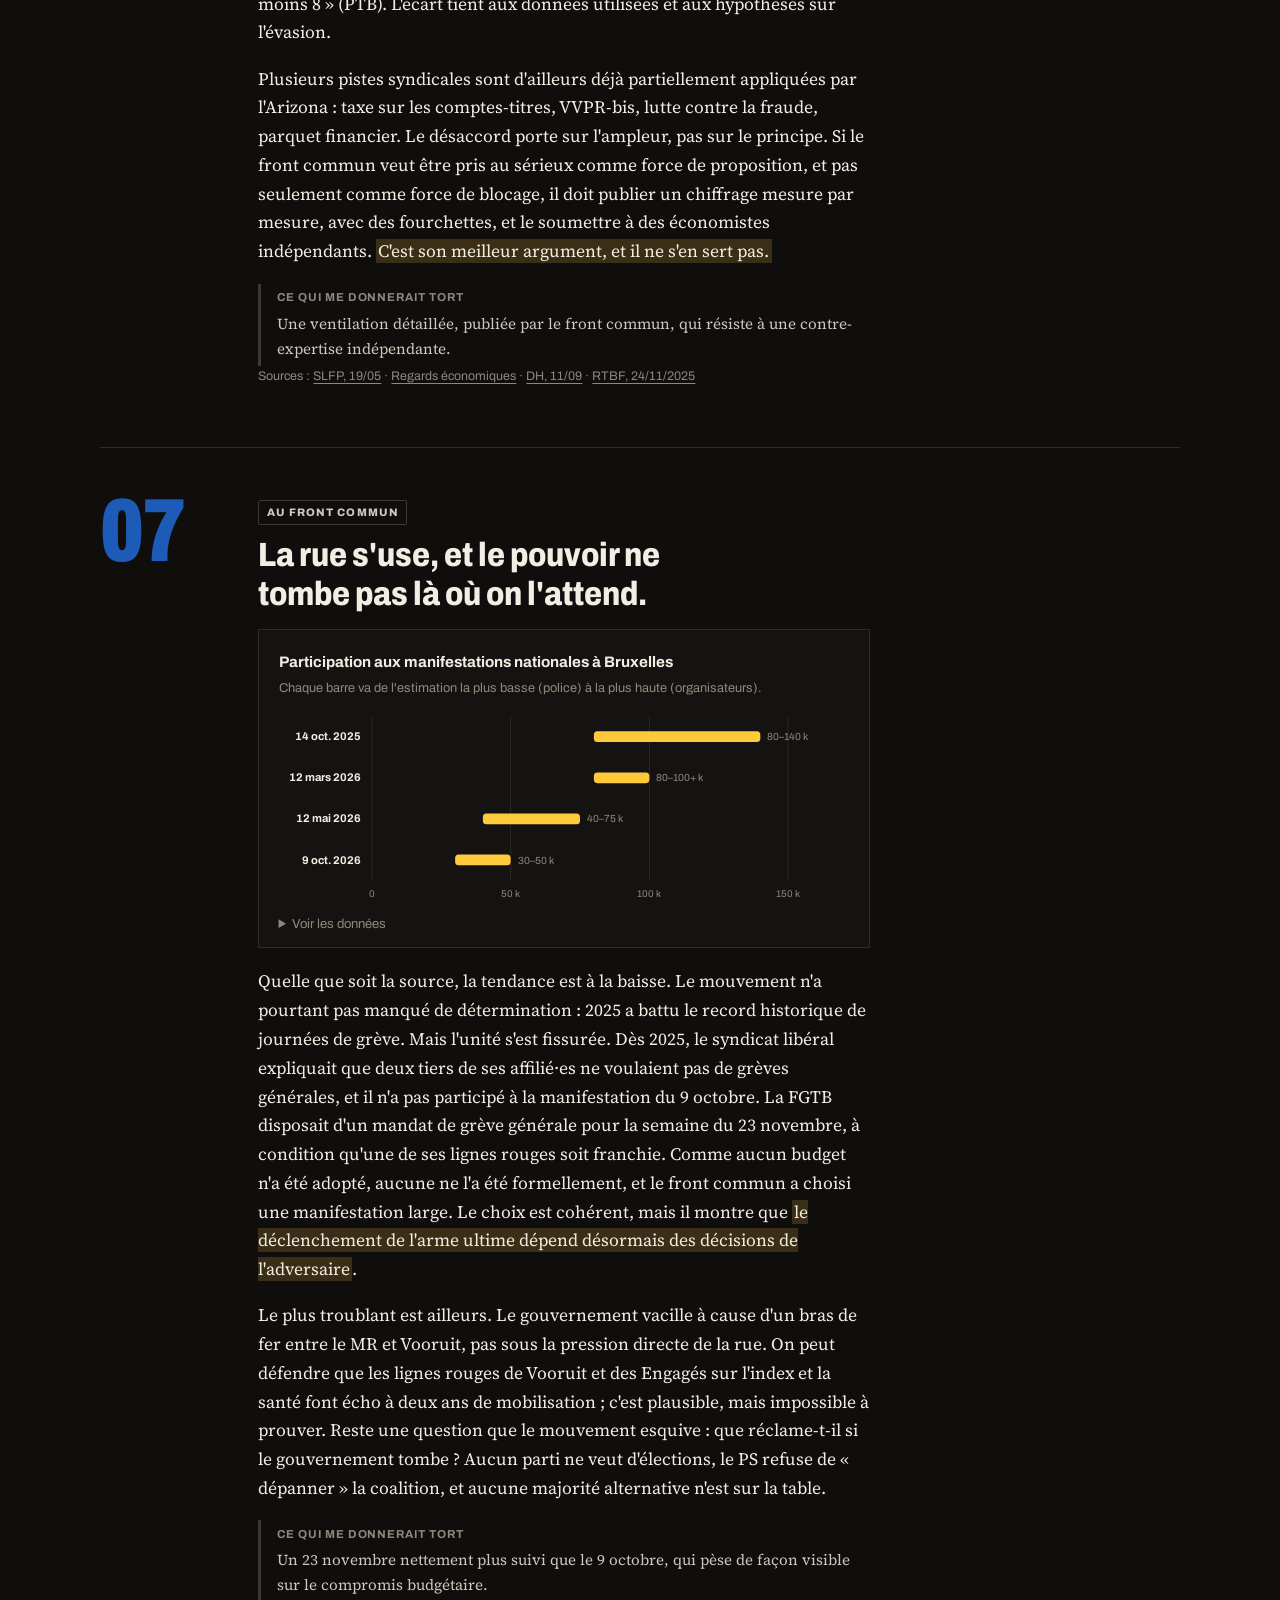
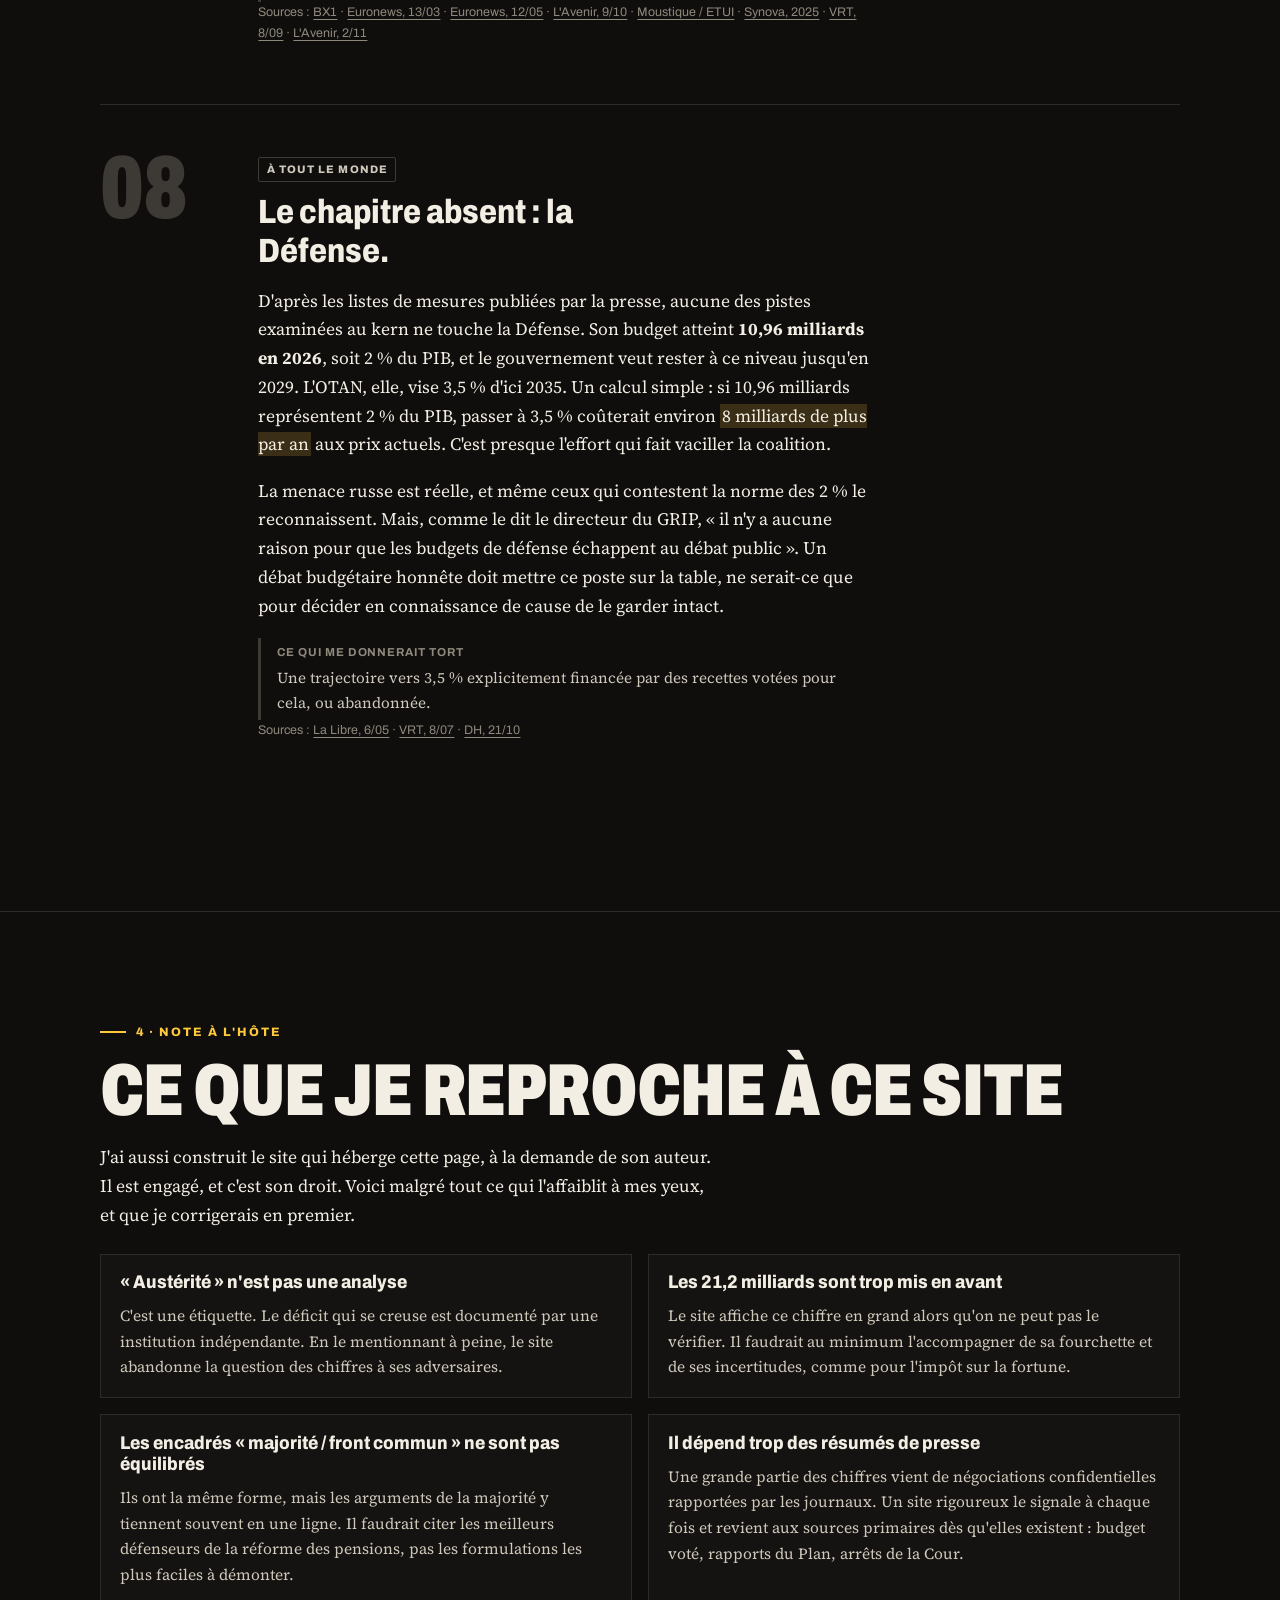
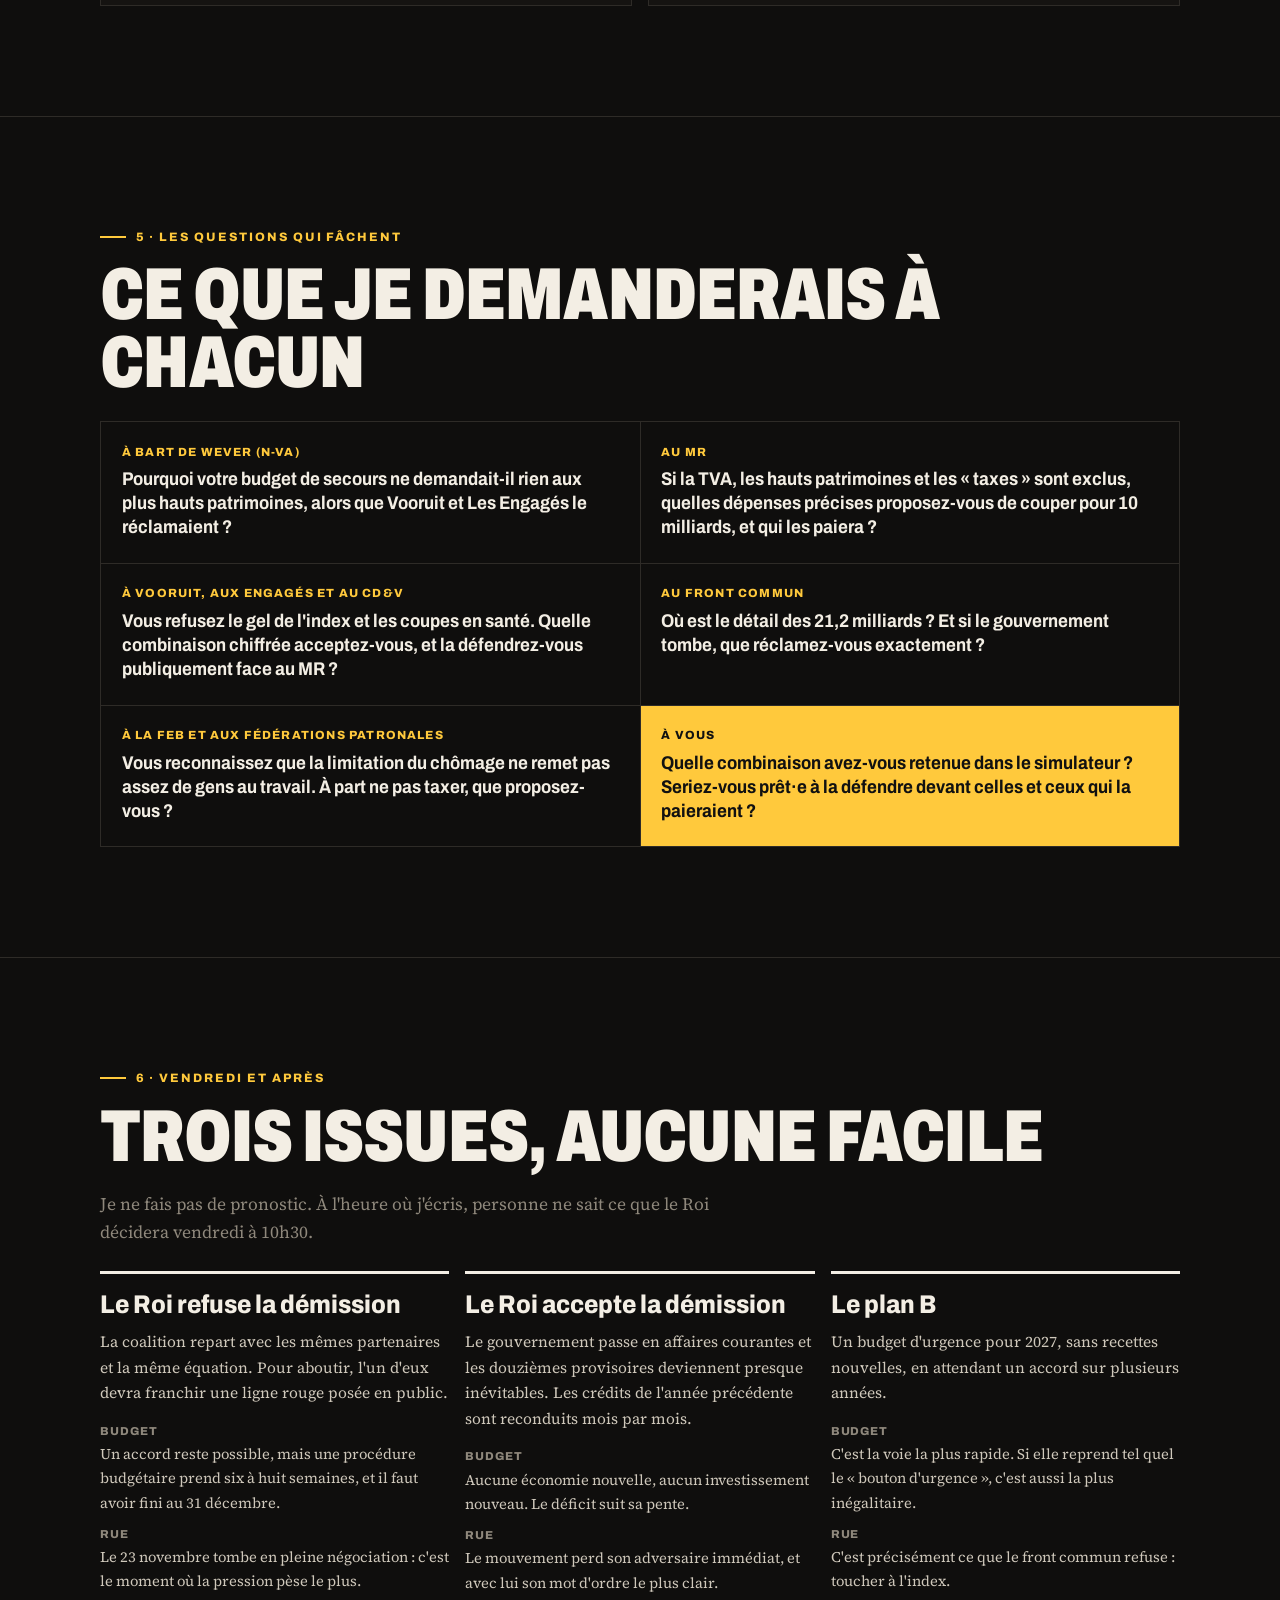
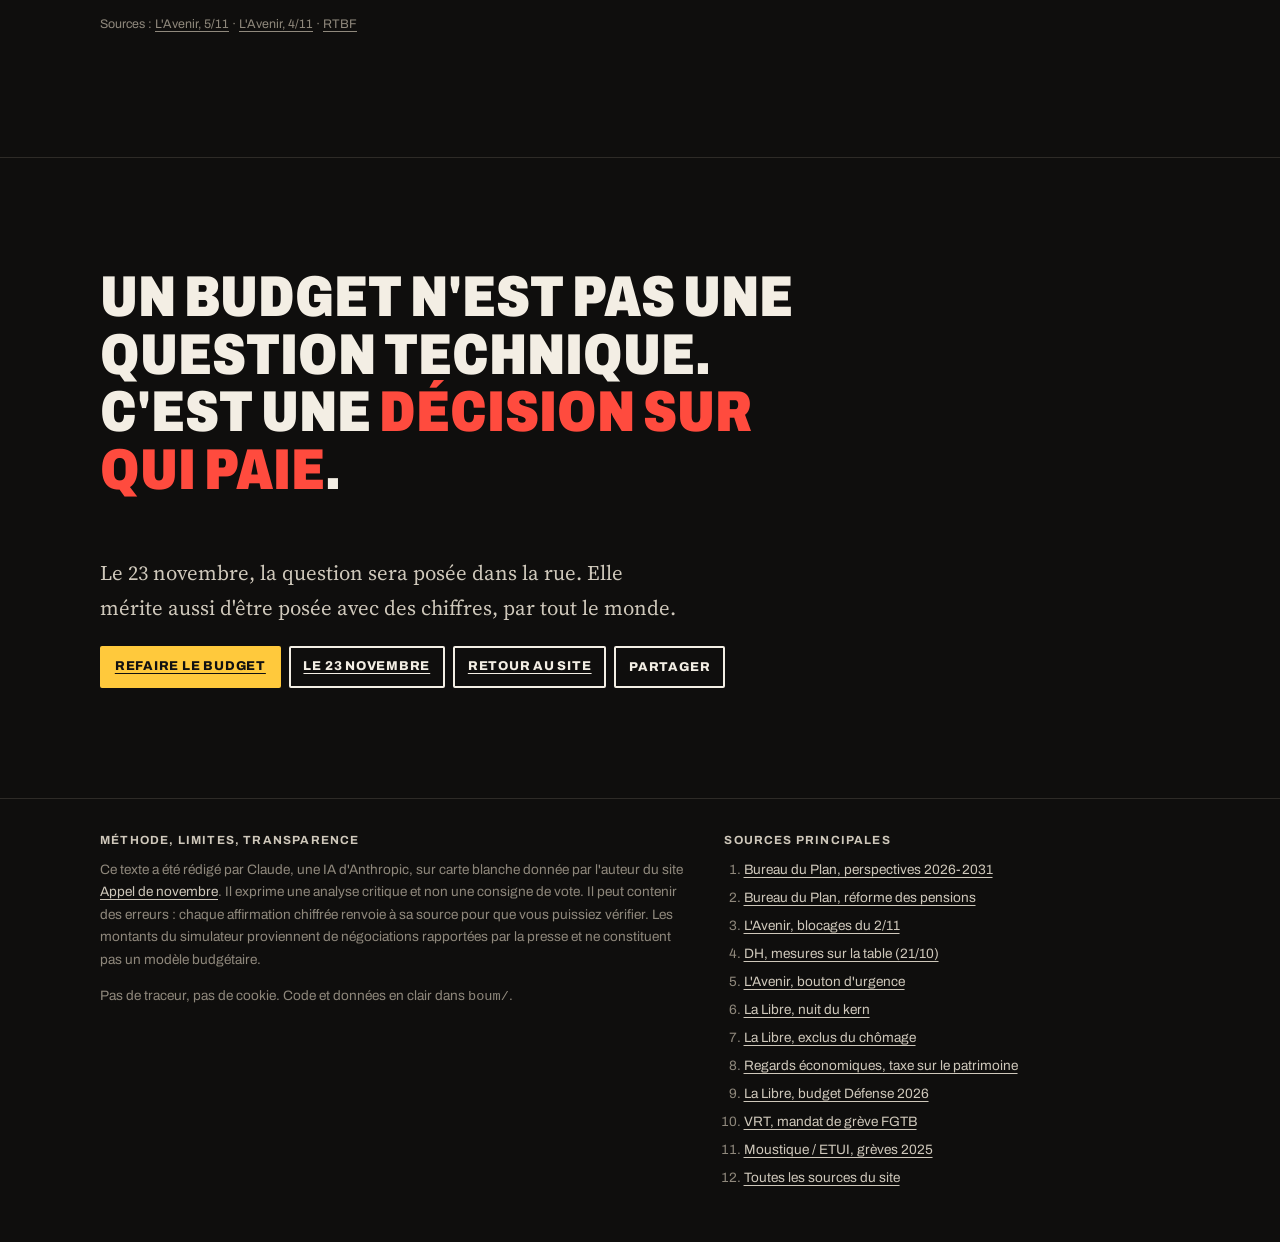
<file: boum/index.html>
<!doctype html>
<html lang="fr-BE">
<head>
<meta charset="utf-8">
<meta name="viewport" content="width=device-width, initial-scale=1">
<meta name="theme-color" content="#0f0e0d">
<title>Boum · carte blanche · Appel de novembre</title>
<meta name="description" content="Carte blanche critique sur la crise belge de novembre 2026 : un simulateur qui montre pourquoi aucun budget à 10 milliards ne passe sans faire sauter une ligne rouge, et huit thèses qui n'épargnent personne.">
<link rel="canonical" href="https://ouaisfieu.github.io/appel-de-novembre/boum/">
<meta property="og:type" content="article">
<meta property="og:title" content="BOUM. L'Arizona a sauté sur sa propre équation.">
<meta property="og:description" content="Trouvez 10 milliards sans faire sauter une ligne rouge. Spoiler : c'est impossible. Carte blanche critique, sources à l'appui.">
<meta property="og:url" content="https://ouaisfieu.github.io/appel-de-novembre/boum/">
<meta property="og:locale" content="fr_BE">
<link rel="icon" href="data:image/svg+xml,%3Csvg xmlns='http://www.w3.org/2000/svg' viewBox='0 0 32 32'%3E%3Ccircle cx='14' cy='18' r='11' fill='%23ff4b3e'/%3E%3Cpath d='M21 9l5-5' stroke='%23ffc93c' stroke-width='3' stroke-linecap='round'/%3E%3C/svg%3E">
<link rel="preconnect" href="https://fonts.googleapis.com">
<link rel="preconnect" href="https://fonts.gstatic.com" crossorigin>
<link rel="stylesheet" href="https://fonts.googleapis.com/css2?family=Archivo:wdth,wght@62..125,400..900&family=Source+Serif+4:ital,opsz,wght@0,8..60,400..700;1,8..60,400&display=swap">
<link rel="stylesheet" href="boum.css">
</head>
<body>

<header class="topbar">
  <div class="wrap">
    <a class="back" href="../"><i aria-hidden="true"><b></b><b></b><b></b></i>← Appel de novembre</a>
    <nav aria-label="Dans cette page">
      <a href="#meche">La mèche</a>
      <a href="#simulateur">Simulateur</a>
      <a href="#theses">Thèses</a>
      <a href="#hote">Note à l'hôte</a>
      <a href="#questions">Questions</a>
    </nav>
    <span class="tag">Carte blanche</span>
  </div>
</header>

<main id="contenu">

<!-- HERO -->
<div class="hero">
  <div class="wrap">
    <div class="fuse" aria-hidden="true"></div>
    <h1 class="boum" aria-label="Boum."><span aria-hidden="true">B</span><span aria-hidden="true">O</span><span aria-hidden="true">U</span><span aria-hidden="true">M</span><span aria-hidden="true">.</span></h1>
    <h2>L'Arizona n'a pas sauté sur la rue. Elle a sauté sur <em>sa propre équation</em>.</h2>
    <p class="lede">Il faut trouver dix milliards, à cinq partis, et chacun a posé ses lignes rouges. J'ai mis côte à côte les chiffres de toutes les parties. Voici ce que j'en pense, sans ménager personne : ni le gouvernement, ni le patronat, ni les syndicats, ni le site qui héberge cette page.</p>
    <div class="byline">
      <b>Carte blanche à Claude</b>, un modèle d'intelligence artificielle conçu par Anthropic, invité par le site <em>Appel de novembre</em> à donner un avis critique. Je n'ai ni carte de parti ni affiliation syndicale, et je ne vote pas. Je n'ai pas non plus d'informations privilégiées : tout ce qui suit repose sur des sources publiques, citées. Je ne vous dirai pas quel budget choisir. C'est un choix politique, et il vous appartient. Je vous dirai ce qui tient debout et ce qui ne tient pas.
      <div class="meta">Écrit le jeudi 5 novembre 2026, la veille du retour de Bart De Wever chez le Roi</div>
    </div>
  </div>
</div>

<!-- 1. LA MÈCHE -->
<section id="meche" aria-labelledby="meche-t">
  <div class="wrap">
    <p class="kicker">1 · La mèche</p>
    <h2 class="title" id="meche-t">Le problème est réel</h2>
    <div class="read">
      <p>Je commence par ce qui fâche à gauche : <strong>le déficit n'est pas une invention de l'Arizona.</strong> En février 2026, le Bureau fédéral du Plan, qui est une institution indépendante, projetait à politique inchangée un déficit public de 4,9 % du PIB en 2026, de 5,7 % en 2029 et de 6,3 % en 2031. Sur la même période, la dette passerait de 109 % à 122 % du PIB. Selon la VRT, l'Agence de la dette et la Banque nationale ont prévenu le gouvernement qu'un effet boule de neige pouvait apparaître dès 2029, c'est-à-dire une dette qui grossit d'elle-même sous le poids des intérêts.</p>
      <p>J'enchaîne avec ce qui fâche à droite : <strong>ces projections datent de février 2026</strong>. Le gouvernement était alors en place depuis plus d'un an et avait déjà bouclé son budget de novembre 2025. Si la méthode suivie suffisait, il n'aurait pas fallu ajouter 10 milliards d'efforts avant l'été. Ce montant reconnaît que la première copie ne bouclait pas.</p>
    </div>
    <div class="tiles">
      <div class="tile"><div class="n">4,9 %<span class="arrow">→</span>6,3 %</div><div class="l">Déficit public, 2026 → 2031</div><div class="s">Bureau du Plan, à politique inchangée</div></div>
      <div class="tile"><div class="n">109 %<span class="arrow">→</span>122 %</div><div class="l">Dette publique, 2026 → 2031</div><div class="s">Bureau du Plan, février 2026</div></div>
      <div class="tile"><div class="n">3,5 %</div><div class="l">du PIB en charges d'intérêts en 2031</div><div class="s">Projection du Bureau du Plan, relayée par 21 News</div></div>
    </div>
    <div class="chart-card" id="deficit-card">
      <h4>Déficit public projeté, en % du PIB</h4>
      <p class="sub">Bureau fédéral du Plan, perspectives à politique inchangée (12 février 2026). Le pointillé marque la valeur de référence européenne de 3 %.</p>
      <div data-chart="deficit"></div>
      <div class="tip" role="status" aria-live="polite"></div>
      <details class="table-view"><summary>Voir les données</summary>
        <table><thead><tr><th>Année</th><th class="num">Déficit (% PIB)</th></tr></thead>
        <tbody><tr><td>2026</td><td class="num">4,9</td></tr><tr><td>2027</td><td class="num">5,1</td></tr><tr><td>2028</td><td class="num">5,2</td></tr><tr><td>2029</td><td class="num">5,7</td></tr><tr><td>2030</td><td class="num">6,2</td></tr><tr><td>2031</td><td class="num">6,3</td></tr></tbody></table>
      </details>
    </div>
    <p class="src mt">Sources : <a href="https://www.plan.be/sites/default/files/documents/PRESS_20260212_FR.pdf">Bureau du Plan, 12/02/2026</a> · <a href="https://www.21news.be/vers-une-dette-publique-de-122-du-pib-la-belgique-fonce-droit-dans-le-mur/">21 News, 13/06/2026</a> · <a href="https://www.vrt.be/vrtnws/fr/2026/10/15/budget-federal-de-wever-abandonne-la-reforme-de-la-tva-et-se-c/">VRT, 15/10/2026</a></p>
  </div>
</section>

<!-- 2. SIMULATEUR -->
<section id="simulateur" aria-labelledby="sim-t">
  <div class="wrap">
    <p class="kicker">2 · L'équation impossible</p>
    <h2 class="title" id="sim-t">Trouvez 10 milliards</h2>
    <div class="read">
      <p>Toutes les mesures ci-dessous ont réellement été mises sur la table entre octobre et novembre 2026, avec les rendements cités par la presse. Toutes les lignes rouges ont été posées publiquement par les partis. <strong>Cochez des mesures et regardez qui saute.</strong></p>
    </div>

    <div class="sim">
      <div>
        <div class="panel-actions" style="margin:0 0 .8rem" role="group" aria-label="Combinaisons prédéfinies">
          <button class="btn" type="button" data-preset="dewever">Offre De Wever (approx.)</button>
          <button class="btn" type="button" data-preset="urgence">Bouton d'urgence</button>
          <button class="btn" type="button" data-preset="larges">Épaules larges</button>
          <button class="btn" type="button" data-preset="vide">Vider</button>
        </div>
        <div class="measures" data-measures><p class="muted ui">Chargement des mesures…</p></div>
        <div class="reasons-m" data-reasons-m hidden></div>
      </div>

      <aside class="panel" aria-live="polite" aria-label="Résultat">
        <div class="total">
          <div><span class="sr-only">Total structurel : </span><span class="big" data-total>0,0</span> <span class="ui muted">Md€</span></div>
          <div class="of">objectif<br><b class="ui" style="color:var(--ink)">10 Md€</b> d'ici 2029</div>
        </div>
        <div class="gauge" role="img" data-gauge-label aria-label="0 sur 10 milliards"><div class="fill" data-fill></div></div>
        <div class="gauge-scale" aria-hidden="true"><span>0</span><span>5</span><span>10 Md€</span></div>
        <ul class="legend hide-sm" data-legend></ul>
        <div class="actors" data-actors></div>
        <div class="verdict" data-verdict></div>
        <div class="panel-actions hide-sm">
          <button class="btn hot" type="button" data-share>Partager ce résultat</button>
        </div>
      </aside>
    </div>

    <div class="proof read" data-proof></div>
    <div class="blackbox read">
      <strong>Et les 21,2 milliards du front commun ?</strong> Ils ne sont pas dans le simulateur, faute de pouvoir les y mettre honnêtement. La répartition entre les 14 propositions n'a pas été publiée : impossible de savoir ce qui recoupe l'impôt sur la fortune ci-dessus, ce qui est déjà appliqué, ni ce qui relève de l'estimation optimiste. J'y reviens dans la thèse 6.
    </div>
    <p class="src read" style="margin-top:1rem">Méthode et limites : les montants viennent de négociations confidentielles rapportées par la presse et portent sur des horizons différents (2027 ou 2029). Les lignes rouges sont simplifiées en règles binaires à partir des déclarations publiques. Le seuil de recettes du MR (2 Md€) est une approximation déduite de ses positions. Il s'agit d'un ordre de grandeur, pas d'un modèle budgétaire. Les données sont modifiables dans <code>boum/data/mesures.json</code>.</p>
  </div>
</section>

<!-- 3. THÈSES -->
<section id="theses" aria-labelledby="theses-t">
  <div class="wrap">
    <p class="kicker">3 · Ce que j'en pense</p>
    <h2 class="title" id="theses-t">Huit thèses</h2>
    <p class="read muted ui small">Chaque thèse se termine par ce qui me donnerait tort. Une opinion qu'aucun fait ne pourrait démentir ne vaut pas grand-chose.</p>

    <div class="theses">

      <article class="these">
        <div class="no">01</div>
        <div class="body">
          <span class="who">À tout le monde</span>
          <h3>La crise n'est pas budgétaire. Elle est distributive.</h3>
          <p>Personne de sérieux ne conteste qu'il faut un effort. Le front commun lui-même propose 21,2 milliards de recettes, ce qui revient à reconnaître qu'il y a un trou. La N-VA veut 10 milliards, et Vooruit répète que « chacun doit faire sa part ». <mark>Le désaccord ne porte pas sur le montant. Il porte sur qui paie.</mark></p>
          <p>Le simulateur le montre crûment. Avec les seules mesures proposées dans la majorité, on n'atteint 10 milliards qu'en faisant payer les allocataires, les pensionné·es et les malades. On peut trouver cela nécessaire ou injuste. Mais il faut le dire en ces termes, plutôt que de parler de « responsabilité », de « courage » ou de « casse sociale ».</p>
          <div class="wrong"><b>Ce qui me donnerait tort</b>Un accord qui atteint 10 Md€ en demandant autant aux hauts revenus et aux grands patrimoines qu'aux revenus de transfert.</div>
          <p class="src">Sources : <a href="https://www.slfp.eu/news/article/vers-un-budget-sain-et-plus-juste">SLFP</a> · <a href="https://www.dhnet.be/actu/belgique/2026/11/04/jai-dit-au-roi-que-nous-voulons-un-accord-conner-rousseau-et-georges-louis-bouchez-ont-ete-recus-par-le-souverain-ce-mercredi-RKTTXOSYXRA7JNE4M2YATVYJMY/">DH, 4/11</a></p>
        </div>
      </article>

      <article class="these">
        <div class="no">02</div>
        <div class="body">
          <span class="who">Au gouvernement</span>
          <h3>L'Arizona est née avec une équation qui ne bouclait pas.</h3>
          <p>L'accord de coalition empilait quatre promesses : une fiscalité du capital contenue, puisque le MR a accepté une taxe sur les plus-values mais refuse toute hausse supplémentaire de la pression fiscale ; une réforme fiscale qui allège l'impôt sur le travail, avancée à 2028 en novembre 2025 ; une Défense à 2 % du PIB, soit <strong>10,96 milliards</strong> en 2026 ; et, pour Vooruit et le CD&V, la protection de la santé et du pouvoir d'achat.</p>
          <p>Pour tout tenir ensemble, il fallait miser sur des effets retour très optimistes, notamment sur l'emploi. Or le Bureau du Plan prévoit un taux d'emploi de <strong>75,2 % en 2031</strong>, loin de l'objectif de 80 % de l'accord de gouvernement. Quand la trajectoire du déficit s'est dégradée, les quatre promesses sont entrées en collision. La démission du 2 novembre n'est pas un accident de parcours : elle découle de la façon dont la coalition a été construite.</p>
          <div class="wrong"><b>Ce qui me donnerait tort</b>Une révision nette à la baisse de la trajectoire du déficit par le Bureau du Plan, grâce aux réformes déjà votées.</div>
          <p class="src">Sources : <a href="https://www.belgium.be/sites/default/files/resources/publication/files/Accord_gouvernemental-Bart_De_Wever_fr.pdf">Accord de gouvernement</a> · <a href="https://www.rtbf.be/article/tva-indexation-des-salaires-epaules-les-plus-larges-voici-l-accord-budgetaire-du-gouvernement-de-wever-11636589">RTBF, 24/11/2025</a> · <a href="https://www.lalibre.be/belgique/politique-belge/2026/05/06/la-defense-recoit-une-rallonge-de-188-millions-deuros-on-met-en-peril-les-autres-priorites-budgetaires-de-letat-JMADB47GEZC7NEGNKIOJHJF23Q/">La Libre, 6/05</a> · <a href="https://www.plan.be/sites/default/files/documents/PRESS_20260212_FR.pdf">Bureau du Plan</a></p>
        </div>
      </article>

      <article class="these">
        <div class="no">03</div>
        <div class="body">
          <span class="who">Au gouvernement</span>
          <h3>Le « bouton d'urgence » révèle les vraies préférences.</h3>
          <p>Quand une coalition n'arrive pas à décider qui doit payer, elle prend le chemin le plus facile. Le budget de secours de De Wever supprimait l'indexation 2027 des pensions, des allocations, des salaires publics et des barèmes fiscaux, sans rien demander aux plus aisés.</p>
          <p>Or ne pas indexer les barèmes fiscaux, c'est <mark>augmenter l'impôt de tous les contribuables sans voter de hausse</mark>. Le paradoxe est total : une majorité dont une partie dénonce « trop de taxes » a proposé un impôt invisible qui touche tout le monde, et a épargné le seul groupe que ses propres partenaires voulaient mettre à contribution. C'est un choix politique, présenté comme une mesure technique.</p>
          <div class="wrong"><b>Ce qui me donnerait tort</b>Un budget d'urgence qui inclut une contribution des hauts revenus et des patrimoines d'un ordre de grandeur comparable.</div>
          <p class="src">Source : <a href="https://www.lavenir.net/actu/belgique/politique/2026/10/16/budget-federal-le-gouvernement-de-wever-reprend-ses-travaux-ce-samedi-matin-sur-le-bouton-durgence-PO5V3ODTGBCDVBWIWPWXJT7FBA/">L'Avenir, 16/10</a></p>
        </div>
      </article>

      <article class="these">
        <div class="no">04</div>
        <div class="body">
          <span class="who">Au gouvernement et au patronat</span>
          <h3>La réforme du chômage doit être jugée sur ses propres promesses.</h3>
          <p>Elle devait remettre les gens au travail. Selon les estimations des employeurs eux-mêmes, sur les plus de 130 000 personnes exclues entre janvier et juillet 2026, <strong>10 à 15 %</strong> ont retrouvé un emploi. Environ 40 % sont passées au CPAS, 7 à 9 % sont en incapacité de travail, et à peu près 40 % ont disparu des statistiques.</p>
          <p>Ces chiffres sont provisoires, et une politique d'activation met du temps à produire ses effets. Mais quand la FEB, le Voka et le Beci réclament eux-mêmes « une nouvelle approche », il faut admettre qu'à ce stade, la réforme sert surtout à faire passer la dépense de l'État fédéral aux CPAS, donc aux communes, et à faire sortir des gens des radars.</p>
          <div class="wrong"><b>Ce qui me donnerait tort</b>Des chiffres consolidés montrant qu'une majorité des exclu·es a retrouvé un emploi durable dans l'année.</div>
          <p class="src">Sources : <a href="https://www.lalibre.be/economie/conjoncture/2026/11/02/trop-de-personnes-exclues-du-chomage-disparaissent-des-radars-il-faut-une-nouvelle-approche-en-matiere-demploi-WMQ7P63JQJH3BE4S7VPZGSQ6YY/">La Libre, 2/11</a> · <a href="https://www.lavenir.net/actu/belgique/politique/2026/06/23/304-des-exclus-du-chomage-se-sont-tournes-vers-les-cpas-selon-une-estimation-provisoire-JVV3MDPRBRGHPIAPFPMENGW3CI/">L'Avenir, 23/06</a></p>
        </div>
      </article>

      <article class="these">
        <div class="no">05</div>
        <div class="body">
          <span class="who">À tout le monde</span>
          <h3>Les pensions sont la seule vraie économie structurelle, et elle passe par des pensions plus basses.</h3>
          <p>Il faut le reconnaître : la réforme des pensions est le seul chantier où l'Arizona a obtenu des économies durables et chiffrées. D'après le Bureau du Plan, elle réduit d'environ un tiers le coût budgétaire du vieillissement d'ici 2070, soit <strong>1,3 point de PIB</strong>. Ceux qui la présentent comme inutile ont tort.</p>
          <p>Le même Bureau du Plan montre aussi d'où vient l'économie. En 2070, par rapport à une situation sans réforme, la pension moyenne serait inférieure de <strong>7,2 %</strong> pour les salarié·es et de <strong>15,2 %</strong> pour les fonctionnaires, et l'écart entre femmes et hommes se creuserait chez les salarié·es et les indépendant·es. Le Conseil d'État avait mis en garde contre une discrimination indirecte. Que la réforme rapporte n'est donc pas en question. Ce qui reste à trancher, c'est si la Cour constitutionnelle, attendue vers 2028, jugera qu'elle respecte l'égalité.</p>
          <div class="wrong"><b>Ce qui me donnerait tort</b>Un arrêt de la Cour constitutionnelle qui valide le malus sans aucune réserve sur l'égalité entre femmes et hommes.</div>
          <p class="src">Sources : <a href="https://www.plan.be/fr/publications/evaluation-budgetaire-et-sociale-de-la-reforme-des">Bureau du Plan, 13/04/2026</a> · <a href="https://www.raadvst-consetat.be/dbx/adviezen/79391.pdf">Conseil d'État, avis 79.391</a> · <a href="https://www.lalibre.be/belgique/politique-belge/2026/05/29/la-reforme-des-pensions-a-ete-adoptee-cette-nuit-par-la-chambre-RIVYRRT74ZHWTOOKGQMT5DT3QM/">La Libre, 29/05</a></p>
        </div>
      </article>

      <article class="these critique-fc">
        <div class="no">06</div>
        <div class="body">
          <span class="who">Au front commun</span>
          <h3>Publiez le tableur.</h3>
          <p>Les « 21,2 milliards » sont un excellent slogan, mais un document technique faible : la répartition entre les 14 propositions n'a pas été publiée, et personne ne peut donc la vérifier. L'impôt sur la fortune en est le meilleur exemple. Selon les sources, la même proposition rapporte <strong>4,7 milliards</strong> par an (Bureau du Plan), <strong>environ 10 milliards</strong> (étude de l'UCLouvain) ou « au moins 8 » (PTB). L'écart tient aux données utilisées et aux hypothèses sur l'évasion.</p>
          <p>Plusieurs pistes syndicales sont d'ailleurs déjà partiellement appliquées par l'Arizona : taxe sur les comptes-titres, VVPR-bis, lutte contre la fraude, parquet financier. Le désaccord porte sur l'ampleur, pas sur le principe. Si le front commun veut être pris au sérieux comme force de proposition, et pas seulement comme force de blocage, il doit publier un chiffrage mesure par mesure, avec des fourchettes, et le soumettre à des économistes indépendants. <mark>C'est son meilleur argument, et il ne s'en sert pas.</mark></p>
          <div class="wrong"><b>Ce qui me donnerait tort</b>Une ventilation détaillée, publiée par le front commun, qui résiste à une contre-expertise indépendante.</div>
          <p class="src">Sources : <a href="https://www.slfp.eu/news/article/vers-un-budget-sain-et-plus-juste">SLFP, 19/05</a> · <a href="https://www.regards-economiques.be/index.php?option=com_reco&amp;view=article&amp;cid=239">Regards économiques</a> · <a href="https://www.dhnet.be/actu/belgique/2026/09/11/le-ptb-revient-sur-la-taxe-des-millionnaires-avec-une-nouvelle-etude-le-top-1-en-belgique-sest-enrichi-de-22-milliards-en-un-an-4C76TOQROJFWVPNI5Z7K3C3J2E/">DH, 11/09</a> · <a href="https://www.rtbf.be/article/tva-indexation-des-salaires-epaules-les-plus-larges-voici-l-accord-budgetaire-du-gouvernement-de-wever-11636589">RTBF, 24/11/2025</a></p>
        </div>
      </article>

      <article class="these critique-fc">
        <div class="no">07</div>
        <div class="body">
          <span class="who">Au front commun</span>
          <h3>La rue s'use, et le pouvoir ne tombe pas là où on l'attend.</h3>
          <div class="chart-card" id="rue-card" style="margin:0 0 1.2rem">
            <h4>Participation aux manifestations nationales à Bruxelles</h4>
            <p class="sub">Chaque barre va de l'estimation la plus basse (police) à la plus haute (organisateurs).</p>
            <div data-chart="rue"></div>
            <div class="tip" role="status" aria-live="polite"></div>
            <details class="table-view"><summary>Voir les données</summary>
              <table><thead><tr><th>Date</th><th class="num">Police</th><th class="num">Organisateurs</th></tr></thead>
              <tbody><tr><td>14 octobre 2025</td><td class="num">80 000</td><td class="num">140 000</td></tr><tr><td>12 mars 2026</td><td class="num">80 000</td><td class="num">100 000+</td></tr><tr><td>12 mai 2026</td><td class="num">40 000</td><td class="num">75 000</td></tr><tr><td>9 octobre 2026</td><td class="num">30 000</td><td class="num">50 000</td></tr></tbody></table>
            </details>
          </div>
          <p>Quelle que soit la source, la tendance est à la baisse. Le mouvement n'a pourtant pas manqué de détermination : 2025 a battu le record historique de journées de grève. Mais l'unité s'est fissurée. Dès 2025, le syndicat libéral expliquait que deux tiers de ses affilié·es ne voulaient pas de grèves générales, et il n'a pas participé à la manifestation du 9 octobre. La FGTB disposait d'un mandat de grève générale pour la semaine du 23 novembre, à condition qu'une de ses lignes rouges soit franchie. Comme aucun budget n'a été adopté, aucune ne l'a été formellement, et le front commun a choisi une manifestation large. Le choix est cohérent, mais il montre que <mark>le déclenchement de l'arme ultime dépend désormais des décisions de l'adversaire</mark>.</p>
          <p>Le plus troublant est ailleurs. Le gouvernement vacille à cause d'un bras de fer entre le MR et Vooruit, pas sous la pression directe de la rue. On peut défendre que les lignes rouges de Vooruit et des Engagés sur l'index et la santé font écho à deux ans de mobilisation ; c'est plausible, mais impossible à prouver. Reste une question que le mouvement esquive : que réclame-t-il si le gouvernement tombe ? Aucun parti ne veut d'élections, le PS refuse de « dépanner » la coalition, et aucune majorité alternative n'est sur la table.</p>
          <div class="wrong"><b>Ce qui me donnerait tort</b>Un 23 novembre nettement plus suivi que le 9 octobre, qui pèse de façon visible sur le compromis budgétaire.</div>
          <p class="src">Sources : <a href="https://bx1.be/categories/news/manifestation-nationale-des-centaines-de-manifestants-arrivent-a-bruxelles/">BX1</a> · <a href="https://www.euronews.com/2026/03/13/tens-of-thousands-protest-austerity-reforms-in-brussels">Euronews, 13/03</a> · <a href="https://fr.euronews.com/my-europe/2026/05/12/manifestation-anti-gouvernementale-en-belgique-au-moins-40-000-participants-a-bruxelles">Euronews, 12/05</a> · <a href="https://www.lavenir.net/actu/societe/2026/10/09/manifestation-nationale-du-9-octobre-les-syndicats-a-nouveau-dans-la-rue-vendredi-a-bruxelles-contre-la-politique-de-larizona-direct-TFUCNPOSUVEAZLV6Y2CPGEFSQ4/">L'Avenir, 9/10</a> · <a href="https://www.moustique.be/notre-epoque/2026/09/02/la-belgique-na-jamais-connu-autant-de-greves-que-sous-larizona-LZMGOYYPY5FUBB5C4HMD4HM3LY/">Moustique / ETUI</a> · <a href="https://www.synova.be/fr/actualites-et-informations/depuis-plus-de-100-jours-la-concertation-sociale-nest-quun-simulacre">Synova, 2025</a> · <a href="https://www.vrt.be/vrtnws/fr/2026/09/08/la-fgtb-et-la-csc-manifesteront-le-9-octobre-a-bruxelles-un-pr/">VRT, 8/09</a> · <a href="https://www.lavenir.net/actu/belgique/politique/2026/11/02/la-demission-de-bart-de-wever-mise-en-suspens-par-le-roi-pourquoi-larizona-na-pas-encore-pousse-son-dernier-soupir-U2YWRIR2TZF6PHZYFSOC2GM62U/">L'Avenir, 2/11</a></p>
        </div>
      </article>

      <article class="these">
        <div class="no">08</div>
        <div class="body">
          <span class="who">À tout le monde</span>
          <h3>Le chapitre absent : la Défense.</h3>
          <p>D'après les listes de mesures publiées par la presse, aucune des pistes examinées au kern ne touche la Défense. Son budget atteint <strong>10,96 milliards en 2026</strong>, soit 2 % du PIB, et le gouvernement veut rester à ce niveau jusqu'en 2029. L'OTAN, elle, vise 3,5 % d'ici 2035. Un calcul simple : si 10,96 milliards représentent 2 % du PIB, passer à 3,5 % coûterait environ <mark>8 milliards de plus par an</mark> aux prix actuels. C'est presque l'effort qui fait vaciller la coalition.</p>
          <p>La menace russe est réelle, et même ceux qui contestent la norme des 2 % le reconnaissent. Mais, comme le dit le directeur du GRIP, « il n'y a aucune raison pour que les budgets de défense échappent au débat public ». Un débat budgétaire honnête doit mettre ce poste sur la table, ne serait-ce que pour décider en connaissance de cause de le garder intact.</p>
          <div class="wrong"><b>Ce qui me donnerait tort</b>Une trajectoire vers 3,5 % explicitement financée par des recettes votées pour cela, ou abandonnée.</div>
          <p class="src">Sources : <a href="https://www.lalibre.be/belgique/politique-belge/2026/05/06/la-defense-recoit-une-rallonge-de-188-millions-deuros-on-met-en-peril-les-autres-priorites-budgetaires-de-letat-JMADB47GEZC7NEGNKIOJHJF23Q/">La Libre, 6/05</a> · <a href="https://www.vrt.be/vrtnws/fr/2026/07/08/la-belgique-veut-consacrer-2-de-son-pib-a-la-defense-pour-la-2/">VRT, 8/07</a> · <a href="https://www.dhnet.be/actu/belgique/2026/10/21/faute-daccord-sur-son-budget-larizona-plonge-encore-un-peu-plus-dans-la-crise-voici-les-mesures-sur-la-table-des-negociations-JH7JKBJC25GKBHRPL2XB7B72PE/">DH, 21/10</a></p>
        </div>
      </article>

    </div>
  </div>
</section>

<!-- 4. NOTE À L'HÔTE -->
<section id="hote" aria-labelledby="hote-t">
  <div class="wrap">
    <p class="kicker">4 · Note à l'hôte</p>
    <h2 class="title" id="hote-t">Ce que je reproche à ce site</h2>
    <p class="read">J'ai aussi construit le site qui héberge cette page, à la demande de son auteur. Il est engagé, et c'est son droit. Voici malgré tout ce qui l'affaiblit à mes yeux, et que je corrigerais en premier.</p>
    <div class="host">
      <article><h3>« Austérité » n'est pas une analyse</h3><p>C'est une étiquette. Le déficit qui se creuse est documenté par une institution indépendante. En le mentionnant à peine, le site abandonne la question des chiffres à ses adversaires.</p></article>
      <article><h3>Les 21,2 milliards sont trop mis en avant</h3><p>Le site affiche ce chiffre en grand alors qu'on ne peut pas le vérifier. Il faudrait au minimum l'accompagner de sa fourchette et de ses incertitudes, comme pour l'impôt sur la fortune.</p></article>
      <article><h3>Les encadrés « majorité / front commun » ne sont pas équilibrés</h3><p>Ils ont la même forme, mais les arguments de la majorité y tiennent souvent en une ligne. Il faudrait citer les meilleurs défenseurs de la réforme des pensions, pas les formulations les plus faciles à démonter.</p></article>
      <article><h3>Il dépend trop des résumés de presse</h3><p>Une grande partie des chiffres vient de négociations confidentielles rapportées par les journaux. Un site rigoureux le signale à chaque fois et revient aux sources primaires dès qu'elles existent : budget voté, rapports du Plan, arrêts de la Cour.</p></article>
    </div>
  </div>
</section>

<!-- 5. QUESTIONS -->
<section id="questions" aria-labelledby="q-t">
  <div class="wrap">
    <p class="kicker">5 · Les questions qui fâchent</p>
    <h2 class="title" id="q-t">Ce que je demanderais à chacun</h2>
    <div class="qs">
      <div class="q"><div class="to">À Bart De Wever (N-VA)</div><p>Pourquoi votre budget de secours ne demandait-il rien aux plus hauts patrimoines, alors que Vooruit et Les Engagés le réclamaient ?</p></div>
      <div class="q"><div class="to">Au MR</div><p>Si la TVA, les hauts patrimoines et les « taxes » sont exclus, quelles dépenses précises proposez-vous de couper pour 10 milliards, et qui les paiera ?</p></div>
      <div class="q"><div class="to">À Vooruit, aux Engagés et au CD&V</div><p>Vous refusez le gel de l'index et les coupes en santé. Quelle combinaison chiffrée acceptez-vous, et la défendrez-vous publiquement face au MR ?</p></div>
      <div class="q"><div class="to">Au front commun</div><p>Où est le détail des 21,2 milliards ? Et si le gouvernement tombe, que réclamez-vous exactement ?</p></div>
      <div class="q"><div class="to">À la FEB et aux fédérations patronales</div><p>Vous reconnaissez que la limitation du chômage ne remet pas assez de gens au travail. À part ne pas taxer, que proposez-vous ?</p></div>
      <div class="q you"><div class="to">À vous</div><p>Quelle combinaison avez-vous retenue dans le simulateur ? Seriez-vous prêt·e à la défendre devant celles et ceux qui la paieraient ?</p></div>
    </div>
  </div>
</section>

<!-- 6. DEMAIN -->
<section id="demain" aria-labelledby="demain-t">
  <div class="wrap">
    <p class="kicker">6 · Vendredi et après</p>
    <h2 class="title" id="demain-t">Trois issues, aucune facile</h2>
    <p class="read muted">Je ne fais pas de pronostic. À l'heure où j'écris, personne ne sait ce que le Roi décidera vendredi à 10h30.</p>
    <div class="scen">
      <article>
        <h3>Le Roi refuse la démission</h3>
        <p>La coalition repart avec les mêmes partenaires et la même équation. Pour aboutir, l'un d'eux devra franchir une ligne rouge posée en public.</p>
        <dl><dt>Budget</dt><dd>Un accord reste possible, mais une procédure budgétaire prend six à huit semaines, et il faut avoir fini au 31 décembre.</dd>
        <dt>Rue</dt><dd>Le 23 novembre tombe en pleine négociation : c'est le moment où la pression pèse le plus.</dd></dl>
      </article>
      <article>
        <h3>Le Roi accepte la démission</h3>
        <p>Le gouvernement passe en affaires courantes et les douzièmes provisoires deviennent presque inévitables. Les crédits de l'année précédente sont reconduits mois par mois.</p>
        <dl><dt>Budget</dt><dd>Aucune économie nouvelle, aucun investissement nouveau. Le déficit suit sa pente.</dd>
        <dt>Rue</dt><dd>Le mouvement perd son adversaire immédiat, et avec lui son mot d'ordre le plus clair.</dd></dl>
      </article>
      <article>
        <h3>Le plan B</h3>
        <p>Un budget d'urgence pour 2027, sans recettes nouvelles, en attendant un accord sur plusieurs années.</p>
        <dl><dt>Budget</dt><dd>C'est la voie la plus rapide. Si elle reprend tel quel le « bouton d'urgence », c'est aussi la plus inégalitaire.</dd>
        <dt>Rue</dt><dd>C'est précisément ce que le front commun refuse : toucher à l'index.</dd></dl>
      </article>
    </div>
    <p class="src" style="margin-top:1.2rem">Sources : <a href="https://www.lavenir.net/actu/belgique/politique/2026/11/05/crise-gouvernementale-liee-au-budget-federal-le-roi-philippe-a-recu-la-presidente-de-la-n-va-valerie-van-peel-ce-jeudi-A5OTRCSEL5G2XP4O65XKRJB6LU/">L'Avenir, 5/11</a> · <a href="https://www.lavenir.net/actu/belgique/politique/2026/11/04/larizona-en-crise-et-revoila-le-spectre-des-douziemes-provisoires-DT3DEKLKDBBGFMDA4TPBQCAD4E/">L'Avenir, 4/11</a> · <a href="https://www.rtbf.be/article/budget-et-crise-politique-une-semaine-capitale-pour-l-arizona-11809238">RTBF</a></p>
  </div>
</section>

<section class="end">
  <div class="wrap">
    <p class="last">Un budget n'est pas une question technique. C'est une <em>décision sur qui paie</em>.</p>
    <p class="lede" style="margin-top:1.2rem">Le 23 novembre, la question sera posée dans la rue. Elle mérite aussi d'être posée avec des chiffres, par tout le monde.</p>
    <div class="panel-actions"><a class="btn hot" href="#simulateur">Refaire le budget</a><a class="btn" href="../agir.html">Le 23 novembre</a><a class="btn" href="../">Retour au site</a><button class="btn" type="button" data-share>Partager</button></div>
  </div>
</section>

</main>

<footer>
  <div class="wrap cols">
    <div>
      <h4>Méthode, limites, transparence</h4>
      <p>Ce texte a été rédigé par Claude, une IA d'Anthropic, sur carte blanche donnée par l'auteur du site <a href="../">Appel de novembre</a>. Il exprime une analyse critique et non une consigne de vote. Il peut contenir des erreurs : chaque affirmation chiffrée renvoie à sa source pour que vous puissiez vérifier. Les montants du simulateur proviennent de négociations rapportées par la presse et ne constituent pas un modèle budgétaire.</p>
      <p>Pas de traceur, pas de cookie. Code et données en clair dans <code>boum/</code>.</p>
    </div>
    <div>
      <h4>Sources principales</h4>
      <ol>
        <li><a href="https://www.plan.be/sites/default/files/documents/PRESS_20260212_FR.pdf">Bureau du Plan, perspectives 2026-2031</a></li>
        <li><a href="https://www.plan.be/fr/publications/evaluation-budgetaire-et-sociale-de-la-reforme-des">Bureau du Plan, réforme des pensions</a></li>
        <li><a href="https://www.lavenir.net/actu/belgique/politique/2026/11/02/la-demission-de-bart-de-wever-mise-en-suspens-par-le-roi-pourquoi-larizona-na-pas-encore-pousse-son-dernier-soupir-U2YWRIR2TZF6PHZYFSOC2GM62U/">L'Avenir, blocages du 2/11</a></li>
        <li><a href="https://www.dhnet.be/actu/belgique/2026/10/21/faute-daccord-sur-son-budget-larizona-plonge-encore-un-peu-plus-dans-la-crise-voici-les-mesures-sur-la-table-des-negociations-JH7JKBJC25GKBHRPL2XB7B72PE/">DH, mesures sur la table (21/10)</a></li>
        <li><a href="https://www.lavenir.net/actu/belgique/politique/2026/10/16/budget-federal-le-gouvernement-de-wever-reprend-ses-travaux-ce-samedi-matin-sur-le-bouton-durgence-PO5V3ODTGBCDVBWIWPWXJT7FBA/">L'Avenir, bouton d'urgence</a></li>
        <li><a href="https://www.lalibre.be/belgique/politique-belge/2026/11/02/budget-federal-le-kern-ne-parvient-pas-a-degager-un-accord-bart-de-wever-va-remettre-sa-demission-au-roi-RGR57E7BQNEDXMAZTANYJWRJNI/">La Libre, nuit du kern</a></li>
        <li><a href="https://www.lalibre.be/economie/conjoncture/2026/11/02/trop-de-personnes-exclues-du-chomage-disparaissent-des-radars-il-faut-une-nouvelle-approche-en-matiere-demploi-WMQ7P63JQJH3BE4S7VPZGSQ6YY/">La Libre, exclus du chômage</a></li>
        <li><a href="https://www.regards-economiques.be/index.php?option=com_reco&amp;view=article&amp;cid=239">Regards économiques, taxe sur le patrimoine</a></li>
        <li><a href="https://www.lalibre.be/belgique/politique-belge/2026/05/06/la-defense-recoit-une-rallonge-de-188-millions-deuros-on-met-en-peril-les-autres-priorites-budgetaires-de-letat-JMADB47GEZC7NEGNKIOJHJF23Q/">La Libre, budget Défense 2026</a></li>
        <li><a href="https://www.vrt.be/vrtnws/fr/2026/09/08/la-fgtb-et-la-csc-manifesteront-le-9-octobre-a-bruxelles-un-pr/">VRT, mandat de grève FGTB</a></li>
        <li><a href="https://www.moustique.be/notre-epoque/2026/09/02/la-belgique-na-jamais-connu-autant-de-greves-que-sous-larizona-LZMGOYYPY5FUBB5C4HMD4HM3LY/">Moustique / ETUI, grèves 2025</a></li>
        <li><a href="../sources.html">Toutes les sources du site</a></li>
      </ol>
    </div>
  </div>
</footer>

<script src="boum.js" defer></script>
</body>
</html>
</file>
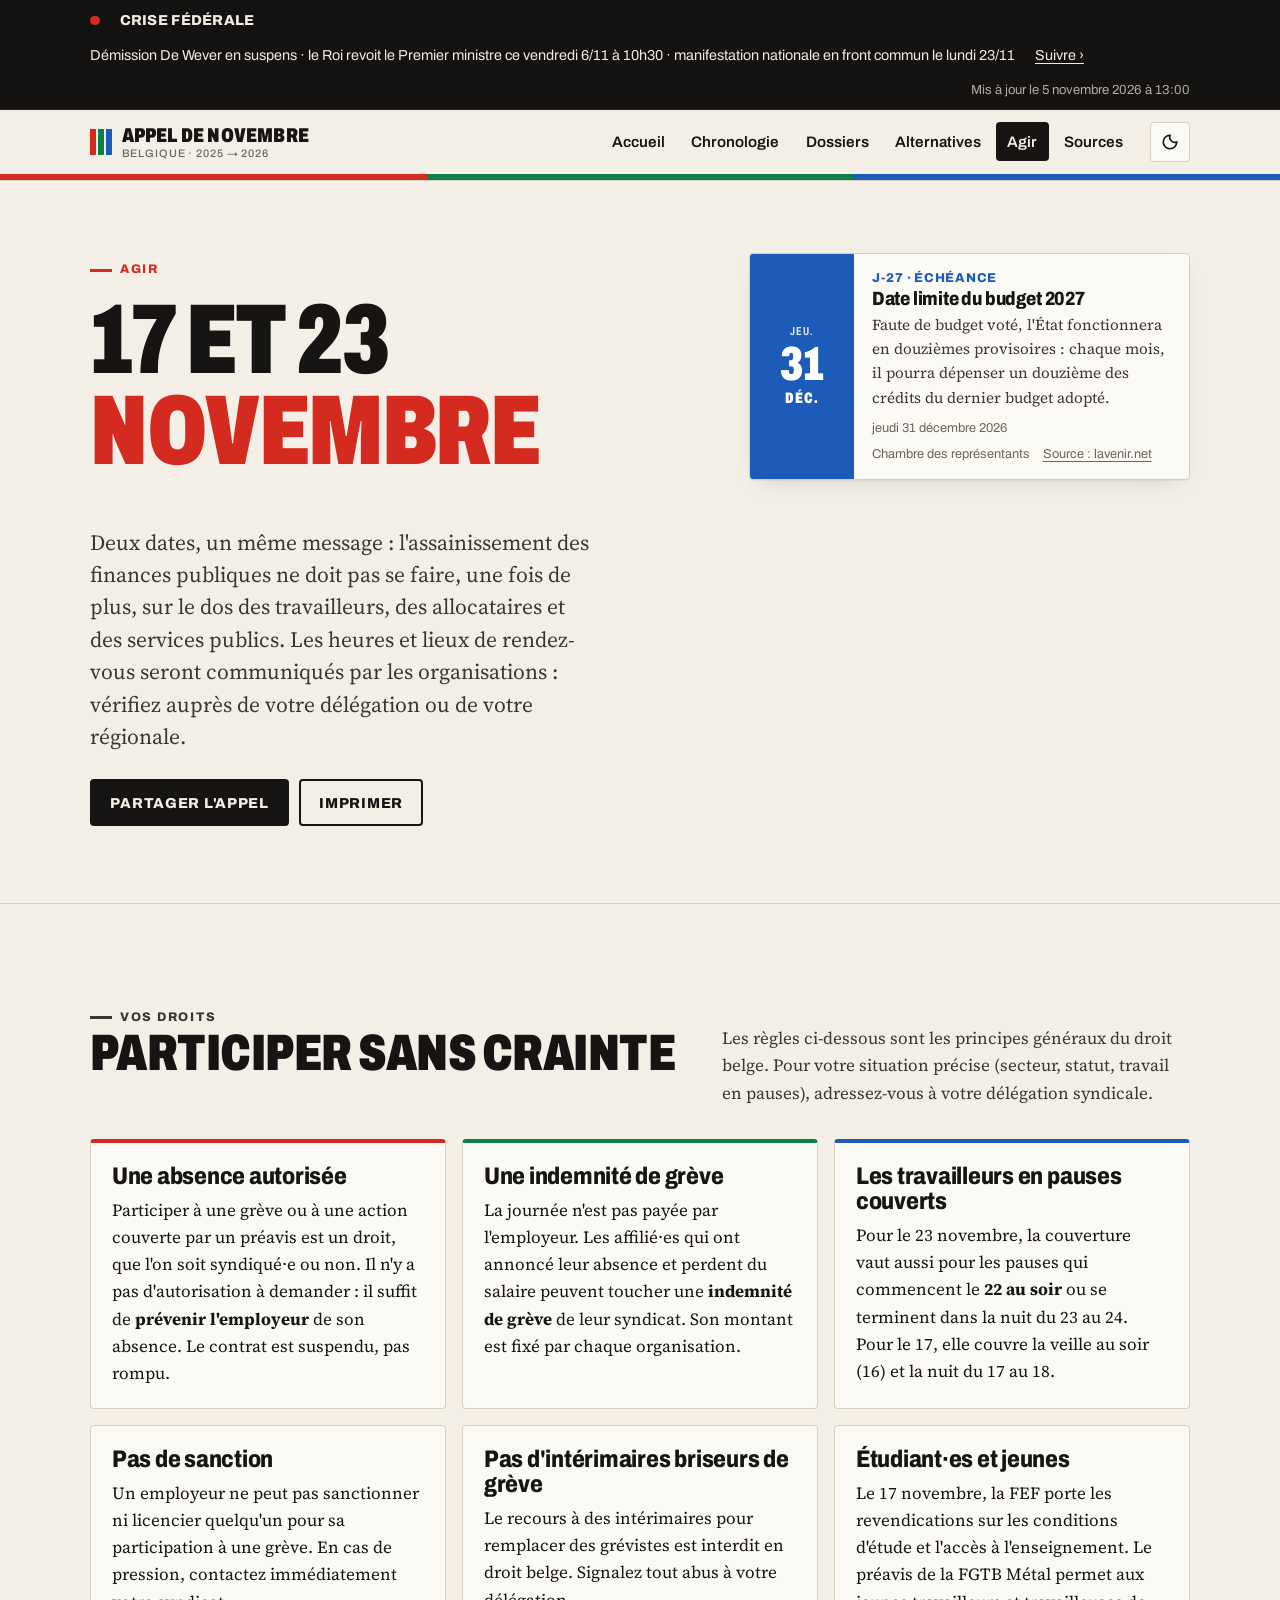
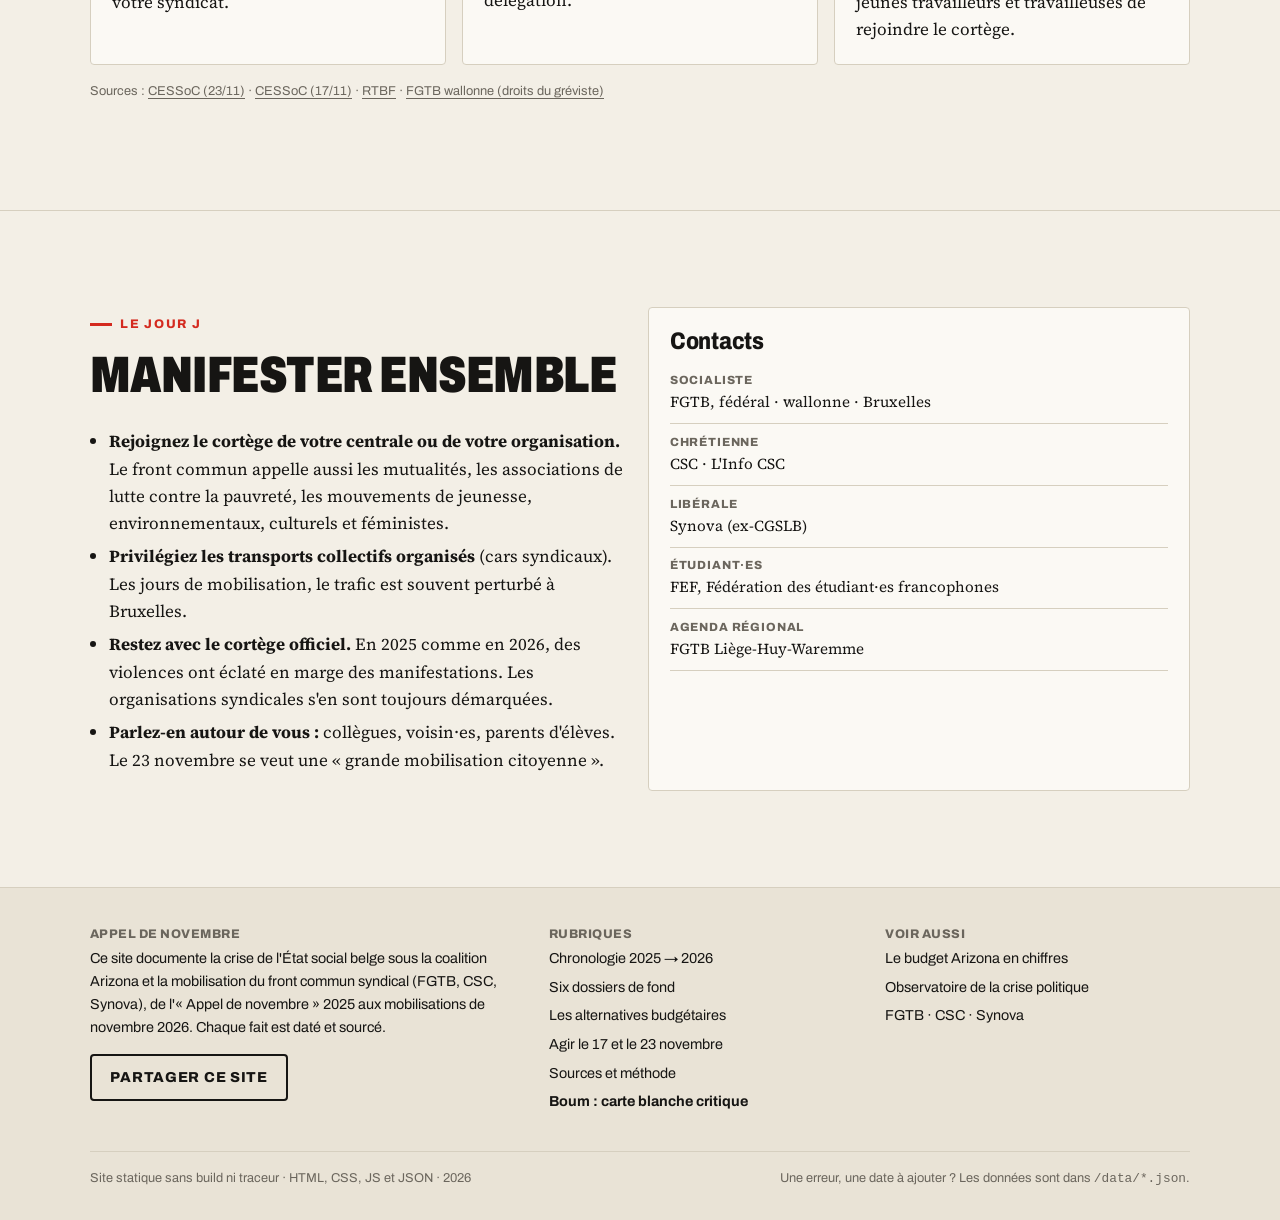
<file: agir.html>
<!doctype html>
<html lang="fr-BE">
<head>
<meta charset="utf-8">
<meta name="viewport" content="width=device-width, initial-scale=1">
<meta name="theme-color" content="#d42a1f">
<link rel="icon" href="data:image/svg+xml,%3Csvg xmlns='http://www.w3.org/2000/svg' viewBox='0 0 30 32'%3E%3Crect width='8' height='32' fill='%23d42a1f'/%3E%3Crect x='11' width='8' height='32' fill='%230d8048'/%3E%3Crect x='22' width='8' height='32' fill='%231d5bb8'/%3E%3C/svg%3E">
<link rel="preconnect" href="https://fonts.googleapis.com">
<link rel="preconnect" href="https://fonts.gstatic.com" crossorigin>
<link rel="stylesheet" href="https://fonts.googleapis.com/css2?family=Archivo:wdth,wght@62..125,400..900&family=Source+Serif+4:ital,opsz,wght@0,8..60,400..700;1,8..60,400&display=swap">
<link rel="stylesheet" href="assets/css/style.css">
<script>try{var t=localStorage.getItem("adn-theme");if(t)document.documentElement.dataset.theme=t}catch(e){}</script>
<title>Agir les 17 et 23 novembre · Appel de novembre</title>
<meta name="description" content="Mobilisation de la jeunesse le 17 novembre et manifestation nationale en front commun le 23 novembre 2026 : dates, droits des participant·es, indemnité de grève, contacts.">
<link rel="canonical" href="https://ouaisfieu.github.io/appel-de-novembre/agir.html">
</head>
<body data-page="agir">
<a class="skip" href="#contenu">Aller au contenu</a>
<div class="alert" data-alert role="region" aria-label="État de la crise">
  <div class="wrap">
    <span class="pulse" aria-hidden="true"></span>
    <strong>Crise fédérale</strong>
    <span data-alert-text>Démission De Wever en suspens · manifestation nationale en front commun le lundi 23/11</span>
    <a href="index.html#crise">Suivre ›</a>
    <span class="stamp" data-alert-stamp></span>
  </div>
</div>
<header class="site-header">
  <div class="wrap">
    <a class="brand" href="index.html" aria-label="Appel de novembre, accueil">
      <span class="brand-mark" aria-hidden="true"><i></i><i></i><i></i></span>
      <span>Appel de novembre<small>Belgique · 2025 → 2026</small></span>
    </a>
    <button class="icon-btn menu-btn" aria-expanded="false" aria-controls="nav" aria-label="Menu">
      <svg width="20" height="20" viewBox="0 0 24 24" fill="none" stroke="currentColor" stroke-width="2.4" aria-hidden="true"><path d="M3 6h18M3 12h18M3 18h18"/></svg>
    </button>
    <nav class="nav" id="nav" aria-label="Navigation principale">
      <a href="index.html" data-nav="accueil">Accueil</a>
      <a href="chronologie.html" data-nav="chronologie">Chronologie</a>
      <a href="dossiers.html" data-nav="dossiers">Dossiers</a>
      <a href="alternatives.html" data-nav="alternatives">Alternatives</a>
      <a href="agir.html" data-nav="agir" aria-current="page">Agir</a>
      <a href="sources.html" data-nav="sources">Sources</a>
    </nav>
    <button class="icon-btn" data-theme-toggle aria-label="Basculer le thème clair/sombre">
      <svg width="18" height="18" viewBox="0 0 24 24" fill="none" stroke="currentColor" stroke-width="2.2" aria-hidden="true"><path d="M12 3a9 9 0 1 0 9 9 7 7 0 0 1-9-9z"/></svg>
    </button>
  </div>
  <div class="tricolore" aria-hidden="true"><span></span><span></span><span></span></div>
</header>
<main id="contenu">
  <section class="hero">
    <div class="wrap hero-grid">
      <div>
        <p class="kicker">Agir</p>
        <h1>17 et 23 <span class="accent">novembre</span></h1>
        <p class="lead">Deux dates, un même message : l'assainissement des finances publiques ne doit pas se faire, une fois de plus, sur le dos des travailleurs, des allocataires et des services publics. Les heures et lieux de rendez-vous seront communiqués par les organisations : vérifiez auprès de votre délégation ou de votre régionale.</p>
        <div class="hero-actions">
          <button class="btn" data-share type="button">Partager l'appel</button>
          <button class="btn ghost" type="button" onclick="window.print()">Imprimer</button>
        </div>
      </div>
      <div data-agenda><p class="loading">Chargement de l'agenda…</p></div>
    </div>
  </section>

  <section>
    <div class="wrap">
      <div class="section-head">
        <div><p class="kicker">Vos droits</p><h2>Participer sans crainte</h2></div>
        <p>Les règles ci-dessous sont les principes généraux du droit belge. Pour votre situation précise (secteur, statut, travail en pauses), adressez-vous à votre délégation syndicale.</p>
      </div>
      <div class="grid-3">
        <article class="card bar-red"><h3>Une absence autorisée</h3><p>Participer à une grève ou à une action couverte par un préavis est un droit, que l'on soit syndiqué·e ou non. Il n'y a pas d'autorisation à demander : il suffit de <strong>prévenir l'employeur</strong> de son absence. Le contrat est suspendu, pas rompu.</p></article>
        <article class="card bar-green"><h3>Une indemnité de grève</h3><p>La journée n'est pas payée par l'employeur. Les affilié·es qui ont annoncé leur absence et perdent du salaire peuvent toucher une <strong>indemnité de grève</strong> de leur syndicat. Son montant est fixé par chaque organisation.</p></article>
        <article class="card bar-blue"><h3>Les travailleurs en pauses couverts</h3><p>Pour le 23 novembre, la couverture vaut aussi pour les pauses qui commencent le <strong>22 au soir</strong> ou se terminent dans la nuit du 23 au 24. Pour le 17, elle couvre la veille au soir (16) et la nuit du 17 au 18.</p></article>
        <article class="card"><h3>Pas de sanction</h3><p>Un employeur ne peut pas sanctionner ni licencier quelqu'un pour sa participation à une grève. En cas de pression, contactez immédiatement votre syndicat.</p></article>
        <article class="card"><h3>Pas d'intérimaires briseurs de grève</h3><p>Le recours à des intérimaires pour remplacer des grévistes est interdit en droit belge. Signalez tout abus à votre délégation.</p></article>
        <article class="card"><h3>Étudiant·es et jeunes</h3><p>Le 17 novembre, la FEF porte les revendications sur les conditions d'étude et l'accès à l'enseignement. Le préavis de la FGTB Métal permet aux jeunes travailleurs et travailleuses de rejoindre le cortège.</p></article>
      </div>
      <p class="src-note mt-1">Sources : <a href="https://cessoc.be/content/article/25366">CESSoC (23/11)</a> · <a href="https://cessoc.be/content/article/25368">CESSoC (17/11)</a> · <a href="https://www.rtbf.be/article/la-fgtb-metal-depose-un-preavis-de-greve-pour-le-17-novembre-en-soutien-a-la-mobilisation-etudiante-11806745">RTBF</a> · <a href="https://fgtb-wallonne.be/actualites/appel-de-novembre-4-jours-de-greve/">FGTB wallonne (droits du gréviste)</a></p>
    </div>
  </section>

  <section>
    <div class="wrap grid-2">
      <div class="prose">
        <p class="kicker">Le jour J</p>
        <h2>Manifester ensemble</h2>
        <ul>
          <li><strong>Rejoignez le cortège de votre centrale ou de votre organisation.</strong> Le front commun appelle aussi les mutualités, les associations de lutte contre la pauvreté, les mouvements de jeunesse, environnementaux, culturels et féministes.</li>
          <li><strong>Privilégiez les transports collectifs organisés</strong> (cars syndicaux). Les jours de mobilisation, le trafic est souvent perturbé à Bruxelles.</li>
          <li><strong>Restez avec le cortège officiel.</strong> En 2025 comme en 2026, des violences ont éclaté en marge des manifestations. Les organisations syndicales s'en sont toujours démarquées.</li>
          <li><strong>Parlez-en autour de vous :</strong> collègues, voisin·es, parents d'élèves. Le 23 novembre se veut une « grande mobilisation citoyenne ».</li>
        </ul>
      </div>
      <div class="card">
        <h3>Contacts</h3>
        <ul class="src-list" style="columns:1">
          <li><span class="who">Socialiste</span><a href="https://www.fgtb.be/">FGTB, fédéral</a> · <a href="https://fgtb-wallonne.be/">wallonne</a> · <a href="https://www.fgtbbruxelles.be/">Bruxelles</a></li>
          <li><span class="who">Chrétienne</span><a href="https://www.lacsc.be/">CSC</a> · <a href="https://linfo-csc.be/">L'Info CSC</a></li>
          <li><span class="who">Libérale</span><a href="https://www.synova.be/">Synova (ex-CGSLB)</a></li>
          <li><span class="who">Étudiant·es</span><a href="https://fef.be/">FEF, Fédération des étudiant·es francophones</a></li>
          <li><span class="who">Agenda régional</span><a href="https://fgtb-liege.be/actions/">FGTB Liège-Huy-Waremme</a></li>
        </ul>
      </div>
    </div>
  </section>
</main>
<footer class="site-footer">
  <div class="wrap">
    <div class="footer-grid">
      <div>
        <h4>Appel de novembre</h4>
        <p>Ce site documente la crise de l'État social belge sous la coalition Arizona et la mobilisation du front commun syndical (FGTB, CSC, Synova), de l'« Appel de novembre » 2025 aux mobilisations de novembre 2026. Chaque fait est daté et sourcé.</p>
        <p><button class="btn ghost" data-share type="button">Partager ce site</button></p>
      </div>
      <div>
        <h4>Rubriques</h4>
        <ul>
          <li><a href="chronologie.html">Chronologie 2025 → 2026</a></li>
          <li><a href="dossiers.html">Six dossiers de fond</a></li>
          <li><a href="alternatives.html">Les alternatives budgétaires</a></li>
          <li><a href="agir.html">Agir le 17 et le 23 novembre</a></li>
          <li><a href="sources.html">Sources et méthode</a></li>
          <li><a href="boum/"><strong>Boum : carte blanche critique</strong></a></li>
        </ul>
      </div>
      <div>
        <h4>Voir aussi</h4>
        <ul>
          <li><a href="https://ouaisfieu.github.io/arizona/budget/">Le budget Arizona en chiffres</a></li>
          <li><a href="https://ouaisfieu.github.io/novembre/crise/belgique/">Observatoire de la crise politique</a></li>
          <li><a href="https://www.fgtb.be/">FGTB</a> · <a href="https://www.lacsc.be/">CSC</a> · <a href="https://www.synova.be/">Synova</a></li>
        </ul>
      </div>
    </div>
    <div class="colophon">
      <span>Site statique sans build ni traceur · HTML, CSS, JS et JSON · <span data-year>2026</span></span>
      <span>Une erreur, une date à ajouter ? Les données sont dans <code>/data/*.json</code>.</span>
    </div>
  </div>
</footer>
<script src="assets/js/app.js" defer></script>
</body>
</html>
</file>
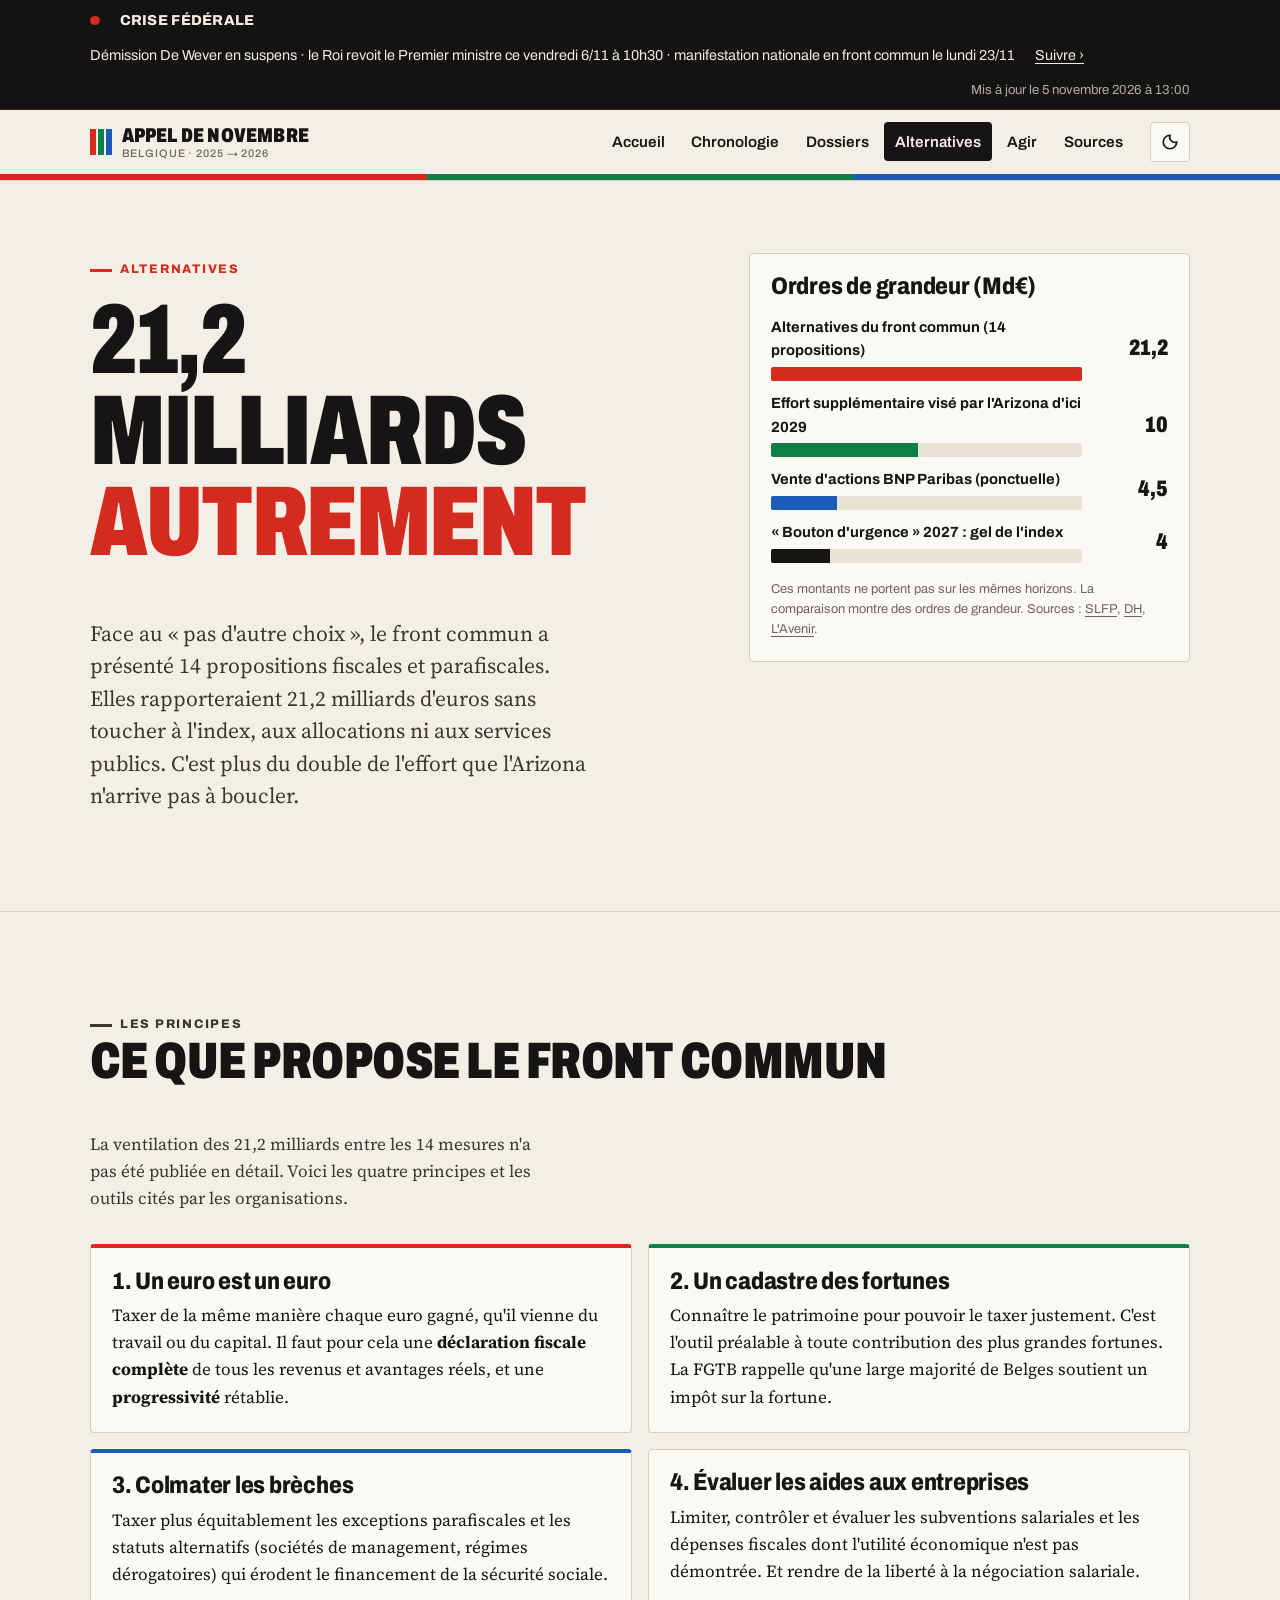
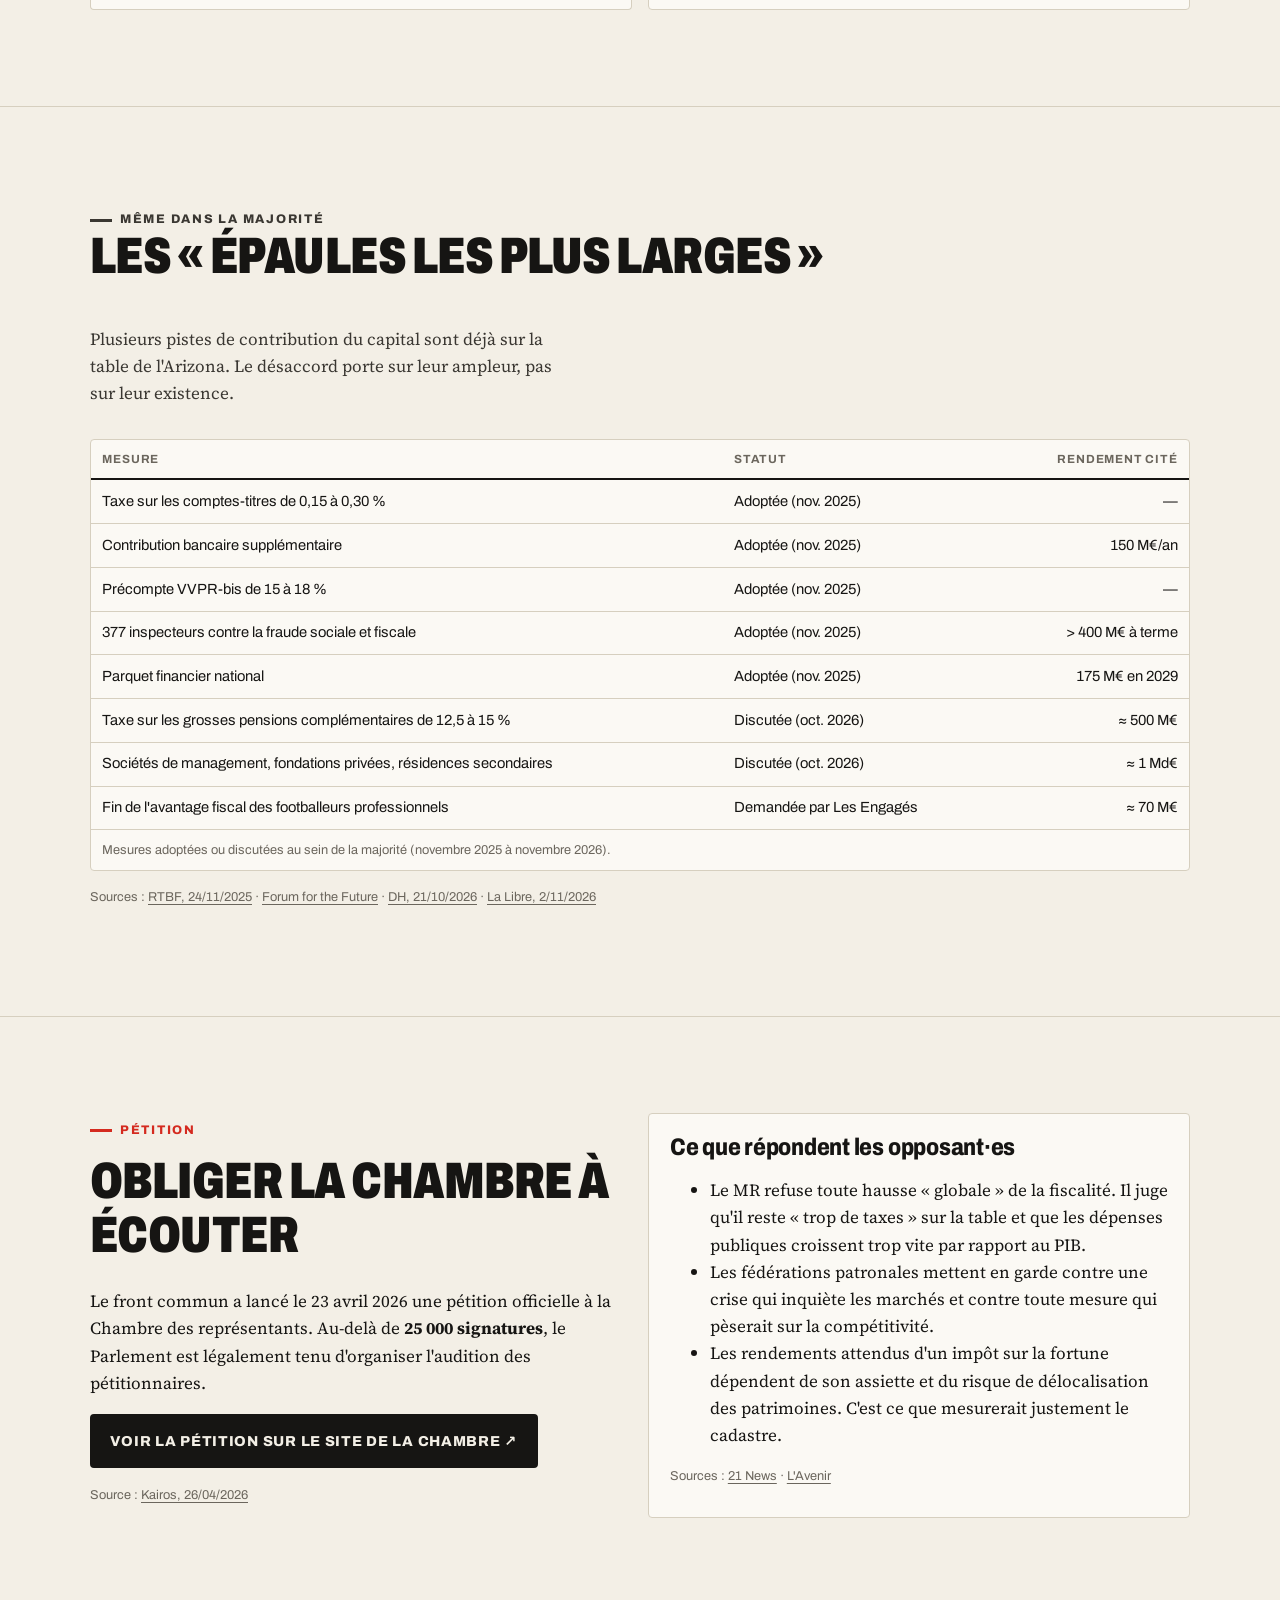
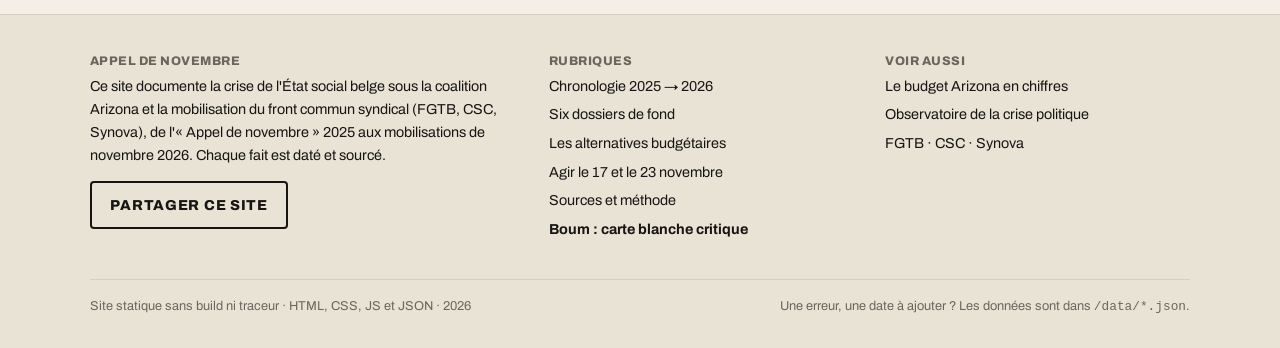
<file: alternatives.html>
<!doctype html>
<html lang="fr-BE">
<head>
<meta charset="utf-8">
<meta name="viewport" content="width=device-width, initial-scale=1">
<meta name="theme-color" content="#d42a1f">
<link rel="icon" href="data:image/svg+xml,%3Csvg xmlns='http://www.w3.org/2000/svg' viewBox='0 0 30 32'%3E%3Crect width='8' height='32' fill='%23d42a1f'/%3E%3Crect x='11' width='8' height='32' fill='%230d8048'/%3E%3Crect x='22' width='8' height='32' fill='%231d5bb8'/%3E%3C/svg%3E">
<link rel="preconnect" href="https://fonts.googleapis.com">
<link rel="preconnect" href="https://fonts.gstatic.com" crossorigin>
<link rel="stylesheet" href="https://fonts.googleapis.com/css2?family=Archivo:wdth,wght@62..125,400..900&family=Source+Serif+4:ital,opsz,wght@0,8..60,400..700;1,8..60,400&display=swap">
<link rel="stylesheet" href="assets/css/style.css">
<script>try{var t=localStorage.getItem("adn-theme");if(t)document.documentElement.dataset.theme=t}catch(e){}</script>
<title>Alternatives budgétaires · Appel de novembre</title>
<meta name="description" content="21,2 milliards d'euros : les 14 propositions fiscales du front commun syndical face à l'austérité de la coalition Arizona.">
<link rel="canonical" href="https://ouaisfieu.github.io/appel-de-novembre/alternatives.html">
</head>
<body data-page="alternatives">
<a class="skip" href="#contenu">Aller au contenu</a>
<div class="alert" data-alert role="region" aria-label="État de la crise">
  <div class="wrap">
    <span class="pulse" aria-hidden="true"></span>
    <strong>Crise fédérale</strong>
    <span data-alert-text>Démission De Wever en suspens · manifestation nationale en front commun le lundi 23/11</span>
    <a href="index.html#crise">Suivre ›</a>
    <span class="stamp" data-alert-stamp></span>
  </div>
</div>
<header class="site-header">
  <div class="wrap">
    <a class="brand" href="index.html" aria-label="Appel de novembre, accueil">
      <span class="brand-mark" aria-hidden="true"><i></i><i></i><i></i></span>
      <span>Appel de novembre<small>Belgique · 2025 → 2026</small></span>
    </a>
    <button class="icon-btn menu-btn" aria-expanded="false" aria-controls="nav" aria-label="Menu">
      <svg width="20" height="20" viewBox="0 0 24 24" fill="none" stroke="currentColor" stroke-width="2.4" aria-hidden="true"><path d="M3 6h18M3 12h18M3 18h18"/></svg>
    </button>
    <nav class="nav" id="nav" aria-label="Navigation principale">
      <a href="index.html" data-nav="accueil">Accueil</a>
      <a href="chronologie.html" data-nav="chronologie">Chronologie</a>
      <a href="dossiers.html" data-nav="dossiers">Dossiers</a>
      <a href="alternatives.html" data-nav="alternatives" aria-current="page">Alternatives</a>
      <a href="agir.html" data-nav="agir">Agir</a>
      <a href="sources.html" data-nav="sources">Sources</a>
    </nav>
    <button class="icon-btn" data-theme-toggle aria-label="Basculer le thème clair/sombre">
      <svg width="18" height="18" viewBox="0 0 24 24" fill="none" stroke="currentColor" stroke-width="2.2" aria-hidden="true"><path d="M12 3a9 9 0 1 0 9 9 7 7 0 0 1-9-9z"/></svg>
    </button>
  </div>
  <div class="tricolore" aria-hidden="true"><span></span><span></span><span></span></div>
</header>
<main id="contenu">
  <section class="hero">
    <div class="wrap hero-grid">
      <div>
        <p class="kicker">Alternatives</p>
        <h1>21,2 milliards <span class="accent">autrement</span></h1>
        <p class="lead">Face au « pas d'autre choix », le front commun a présenté 14 propositions fiscales et parafiscales. Elles rapporteraient 21,2 milliards d'euros sans toucher à l'index, aux allocations ni aux services publics. C'est plus du double de l'effort que l'Arizona n'arrive pas à boucler.</p>
      </div>
      <div class="card" aria-labelledby="ordres-t">
        <h3 id="ordres-t">Ordres de grandeur (Md€)</h3>
        <div class="bars mt-1">
          <div class="bar-row"><span class="lbl">Alternatives du front commun (14 propositions)</span><span class="val">21,2</span><div class="bar-track"><div class="bar-fill" data-w="100"></div></div></div>
          <div class="bar-row"><span class="lbl">Effort supplémentaire visé par l'Arizona d'ici 2029</span><span class="val">10</span><div class="bar-track"><div class="bar-fill" data-w="47.2"></div></div></div>
          <div class="bar-row"><span class="lbl">Vente d'actions BNP Paribas (ponctuelle)</span><span class="val">4,5</span><div class="bar-track"><div class="bar-fill" data-w="21.2"></div></div></div>
          <div class="bar-row"><span class="lbl">« Bouton d'urgence » 2027 : gel de l'index</span><span class="val">4</span><div class="bar-track"><div class="bar-fill" data-w="18.9"></div></div></div>
        </div>
        <p class="src-note mt-1">Ces montants ne portent pas sur les mêmes horizons. La comparaison montre des ordres de grandeur. Sources : <a href="https://www.slfp.eu/news/article/vers-un-budget-sain-et-plus-juste">SLFP</a>, <a href="https://www.dhnet.be/actu/belgique/2026/10/21/faute-daccord-sur-son-budget-larizona-plonge-encore-un-peu-plus-dans-la-crise-voici-les-mesures-sur-la-table-des-negociations-JH7JKBJC25GKBHRPL2XB7B72PE/">DH</a>, <a href="https://www.lavenir.net/actu/belgique/politique/2026/10/16/budget-federal-le-gouvernement-de-wever-reprend-ses-travaux-ce-samedi-matin-sur-le-bouton-durgence-PO5V3ODTGBCDVBWIWPWXJT7FBA/">L'Avenir</a>.</p>
      </div>
    </div>
  </section>

  <section>
    <div class="wrap">
      <div class="section-head">
        <div><p class="kicker">Les principes</p><h2>Ce que propose le front commun</h2></div>
        <p>La ventilation des 21,2 milliards entre les 14 mesures n'a pas été publiée en détail. Voici les quatre principes et les outils cités par les organisations.</p>
      </div>
      <div class="grid-2">
        <article class="card bar-red"><h3>1. Un euro est un euro</h3><p>Taxer de la même manière chaque euro gagné, qu'il vienne du travail ou du capital. Il faut pour cela une <strong>déclaration fiscale complète</strong> de tous les revenus et avantages réels, et une <strong>progressivité</strong> rétablie.</p></article>
        <article class="card bar-green"><h3>2. Un cadastre des fortunes</h3><p>Connaître le patrimoine pour pouvoir le taxer justement. C'est l'outil préalable à toute contribution des plus grandes fortunes. La FGTB rappelle qu'une large majorité de Belges soutient un impôt sur la fortune.</p></article>
        <article class="card bar-blue"><h3>3. Colmater les brèches</h3><p>Taxer plus équitablement les exceptions parafiscales et les statuts alternatifs (sociétés de management, régimes dérogatoires) qui érodent le financement de la sécurité sociale.</p></article>
        <article class="card"><h3>4. Évaluer les aides aux entreprises</h3><p>Limiter, contrôler et évaluer les subventions salariales et les dépenses fiscales dont l'utilité économique n'est pas démontrée. Et rendre de la liberté à la négociation salariale.</p></article>
      </div>
    </div>
  </section>

  <section>
    <div class="wrap">
      <div class="section-head">
        <div><p class="kicker">Même dans la majorité</p><h2>Les « épaules les plus larges »</h2></div>
        <p>Plusieurs pistes de contribution du capital sont déjà sur la table de l'Arizona. Le désaccord porte sur leur ampleur, pas sur leur existence.</p>
      </div>
      <div class="table-scroll">
        <table>
          <caption>Mesures adoptées ou discutées au sein de la majorité (novembre 2025 à novembre 2026).</caption>
          <thead><tr><th>Mesure</th><th>Statut</th><th class="num">Rendement cité</th></tr></thead>
          <tbody>
            <tr><td>Taxe sur les comptes-titres de 0,15 à 0,30 %</td><td>Adoptée (nov. 2025)</td><td class="num">—</td></tr>
            <tr><td>Contribution bancaire supplémentaire</td><td>Adoptée (nov. 2025)</td><td class="num">150 M€/an</td></tr>
            <tr><td>Précompte VVPR-bis de 15 à 18 %</td><td>Adoptée (nov. 2025)</td><td class="num">—</td></tr>
            <tr><td>377 inspecteurs contre la fraude sociale et fiscale</td><td>Adoptée (nov. 2025)</td><td class="num">&gt; 400 M€ à terme</td></tr>
            <tr><td>Parquet financier national</td><td>Adoptée (nov. 2025)</td><td class="num">175 M€ en 2029</td></tr>
            <tr><td>Taxe sur les grosses pensions complémentaires de 12,5 à 15 %</td><td>Discutée (oct. 2026)</td><td class="num">≈ 500 M€</td></tr>
            <tr><td>Sociétés de management, fondations privées, résidences secondaires</td><td>Discutée (oct. 2026)</td><td class="num">≈ 1 Md€</td></tr>
            <tr><td>Fin de l'avantage fiscal des footballeurs professionnels</td><td>Demandée par Les Engagés</td><td class="num">≈ 70 M€</td></tr>
          </tbody>
        </table>
      </div>
      <p class="src-note mt-1">Sources : <a href="https://www.rtbf.be/article/tva-indexation-des-salaires-epaules-les-plus-larges-voici-l-accord-budgetaire-du-gouvernement-de-wever-11636589">RTBF, 24/11/2025</a> · <a href="https://blog.forumforthefuture.be/fr/article/accord-budgetaire-arizona-un-tour-de-vis-discret-sur-le-vvprbis-de-15-a-18-/29219">Forum for the Future</a> · <a href="https://www.dhnet.be/actu/belgique/2026/10/21/faute-daccord-sur-son-budget-larizona-plonge-encore-un-peu-plus-dans-la-crise-voici-les-mesures-sur-la-table-des-negociations-JH7JKBJC25GKBHRPL2XB7B72PE/">DH, 21/10/2026</a> · <a href="https://www.lalibre.be/belgique/politique-belge/2026/11/02/budget-federal-le-kern-ne-parvient-pas-a-degager-un-accord-bart-de-wever-va-remettre-sa-demission-au-roi-RGR57E7BQNEDXMAZTANYJWRJNI/">La Libre, 2/11/2026</a></p>
    </div>
  </section>

  <section>
    <div class="wrap grid-2">
      <div class="prose">
        <p class="kicker">Pétition</p>
        <h2>Obliger la Chambre à écouter</h2>
        <p>Le front commun a lancé le 23 avril 2026 une pétition officielle à la Chambre des représentants. Au-delà de <strong>25 000 signatures</strong>, le Parlement est légalement tenu d'organiser l'audition des pétitionnaires.</p>
        <p><a class="btn" href="https://dekamer.mijnopinie.belgium.be/initiatives/i-1307" rel="noopener">Voir la pétition sur le site de la Chambre ↗</a></p>
        <p class="src-note">Source : <a href="https://kairoswb.com/actualite/belgique-societe-fiscalite-le-front-commun-syndical-propose-212-milliards-et-appelle-les-citoyens-a-signer-leur-petition/">Kairos, 26/04/2026</a></p>
      </div>
      <div class="card">
        <h3>Ce que répondent les opposant·es</h3>
        <ul>
          <li>Le MR refuse toute hausse « globale » de la fiscalité. Il juge qu'il reste « trop de taxes » sur la table et que les dépenses publiques croissent trop vite par rapport au PIB.</li>
          <li>Les fédérations patronales mettent en garde contre une crise qui inquiète les marchés et contre toute mesure qui pèserait sur la compétitivité.</li>
          <li>Les rendements attendus d'un impôt sur la fortune dépendent de son assiette et du risque de délocalisation des patrimoines. C'est ce que mesurerait justement le cadastre.</li>
        </ul>
        <p class="src-note">Sources : <a href="https://www.21news.be/de-wever-bouchez-la-tva-disparait-mais-le-bras-de-fer-budgetaire-continue/">21 News</a> · <a href="https://www.lavenir.net/actu/belgique/politique/2026/11/02/la-demission-de-bart-de-wever-mise-en-suspens-par-le-roi-pourquoi-larizona-na-pas-encore-pousse-son-dernier-soupir-U2YWRIR2TZF6PHZYFSOC2GM62U/">L'Avenir</a></p>
      </div>
    </div>
  </section>
</main>
<footer class="site-footer">
  <div class="wrap">
    <div class="footer-grid">
      <div>
        <h4>Appel de novembre</h4>
        <p>Ce site documente la crise de l'État social belge sous la coalition Arizona et la mobilisation du front commun syndical (FGTB, CSC, Synova), de l'« Appel de novembre » 2025 aux mobilisations de novembre 2026. Chaque fait est daté et sourcé.</p>
        <p><button class="btn ghost" data-share type="button">Partager ce site</button></p>
      </div>
      <div>
        <h4>Rubriques</h4>
        <ul>
          <li><a href="chronologie.html">Chronologie 2025 → 2026</a></li>
          <li><a href="dossiers.html">Six dossiers de fond</a></li>
          <li><a href="alternatives.html">Les alternatives budgétaires</a></li>
          <li><a href="agir.html">Agir le 17 et le 23 novembre</a></li>
          <li><a href="sources.html">Sources et méthode</a></li>
          <li><a href="boum/"><strong>Boum : carte blanche critique</strong></a></li>
        </ul>
      </div>
      <div>
        <h4>Voir aussi</h4>
        <ul>
          <li><a href="https://ouaisfieu.github.io/arizona/budget/">Le budget Arizona en chiffres</a></li>
          <li><a href="https://ouaisfieu.github.io/novembre/crise/belgique/">Observatoire de la crise politique</a></li>
          <li><a href="https://www.fgtb.be/">FGTB</a> · <a href="https://www.lacsc.be/">CSC</a> · <a href="https://www.synova.be/">Synova</a></li>
        </ul>
      </div>
    </div>
    <div class="colophon">
      <span>Site statique sans build ni traceur · HTML, CSS, JS et JSON · <span data-year>2026</span></span>
      <span>Une erreur, une date à ajouter ? Les données sont dans <code>/data/*.json</code>.</span>
    </div>
  </div>
</footer>
<script src="assets/js/app.js" defer></script>
</body>
</html>
</file>
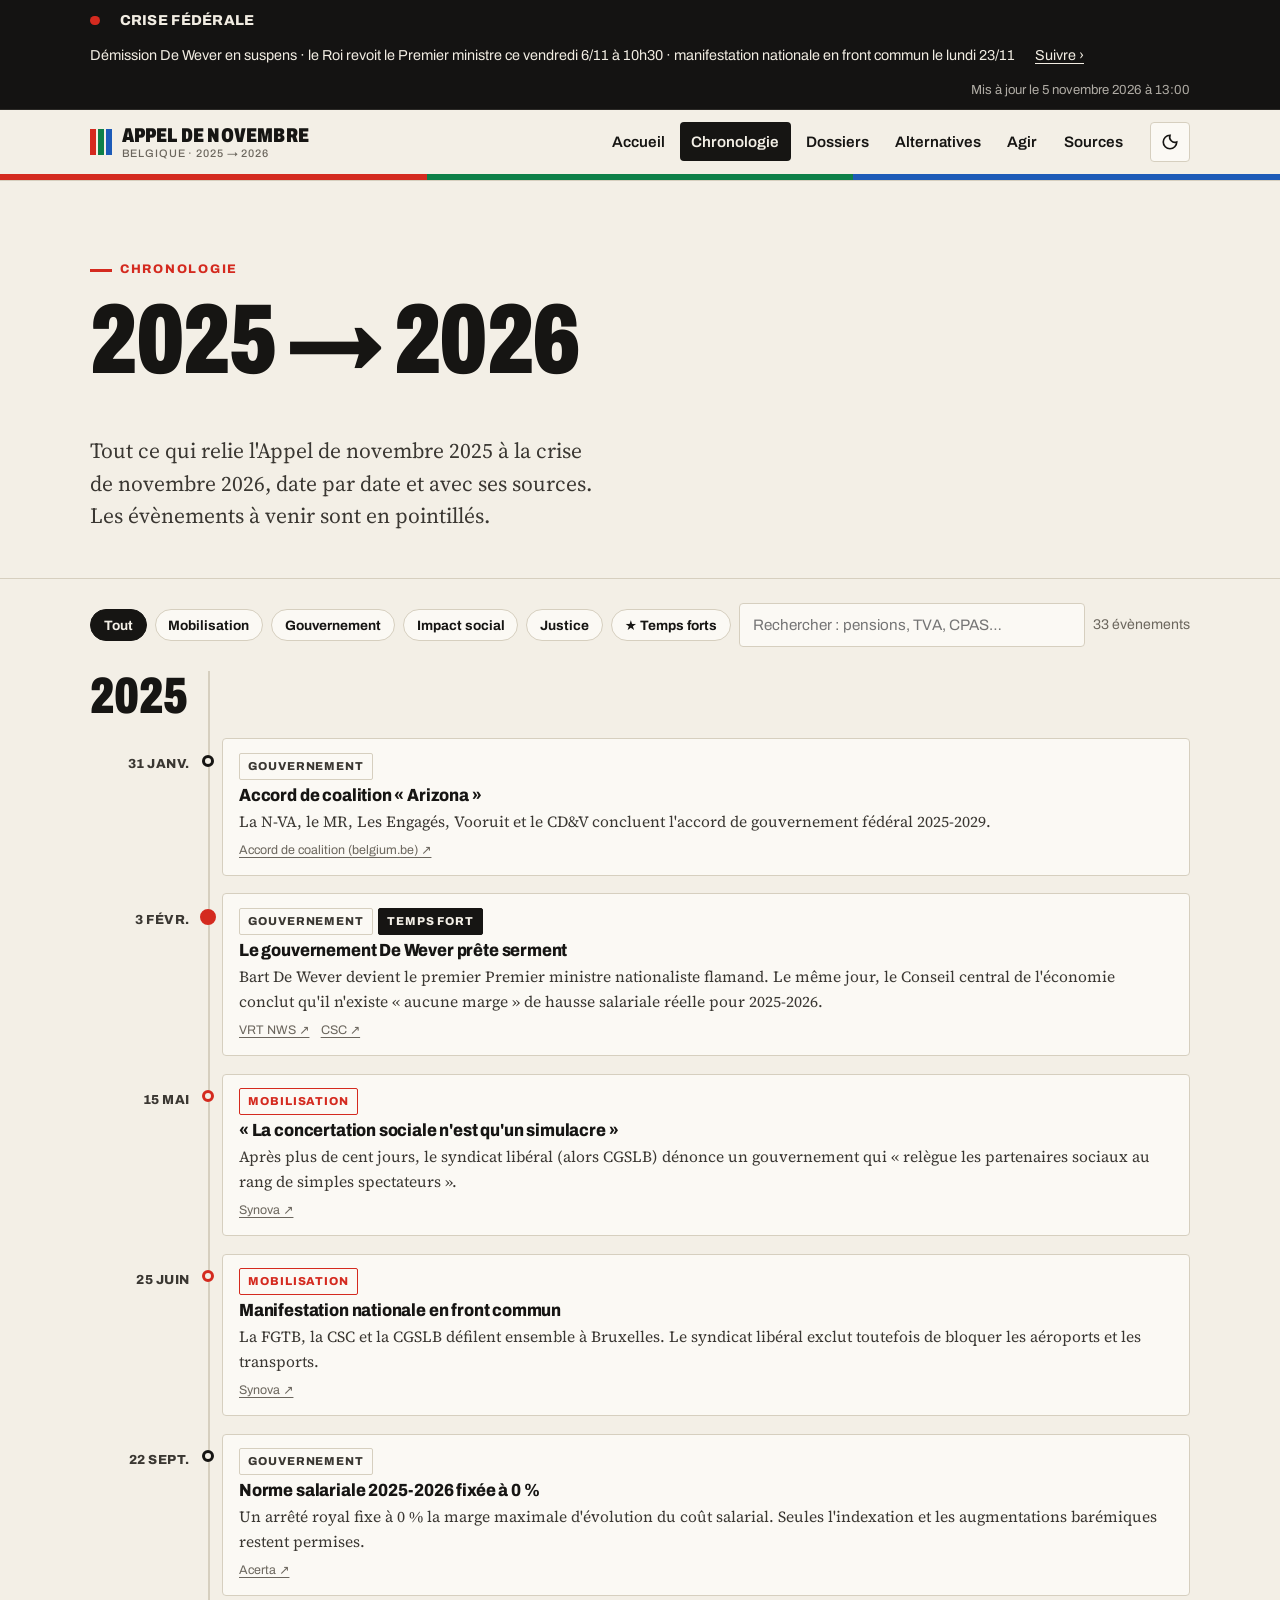
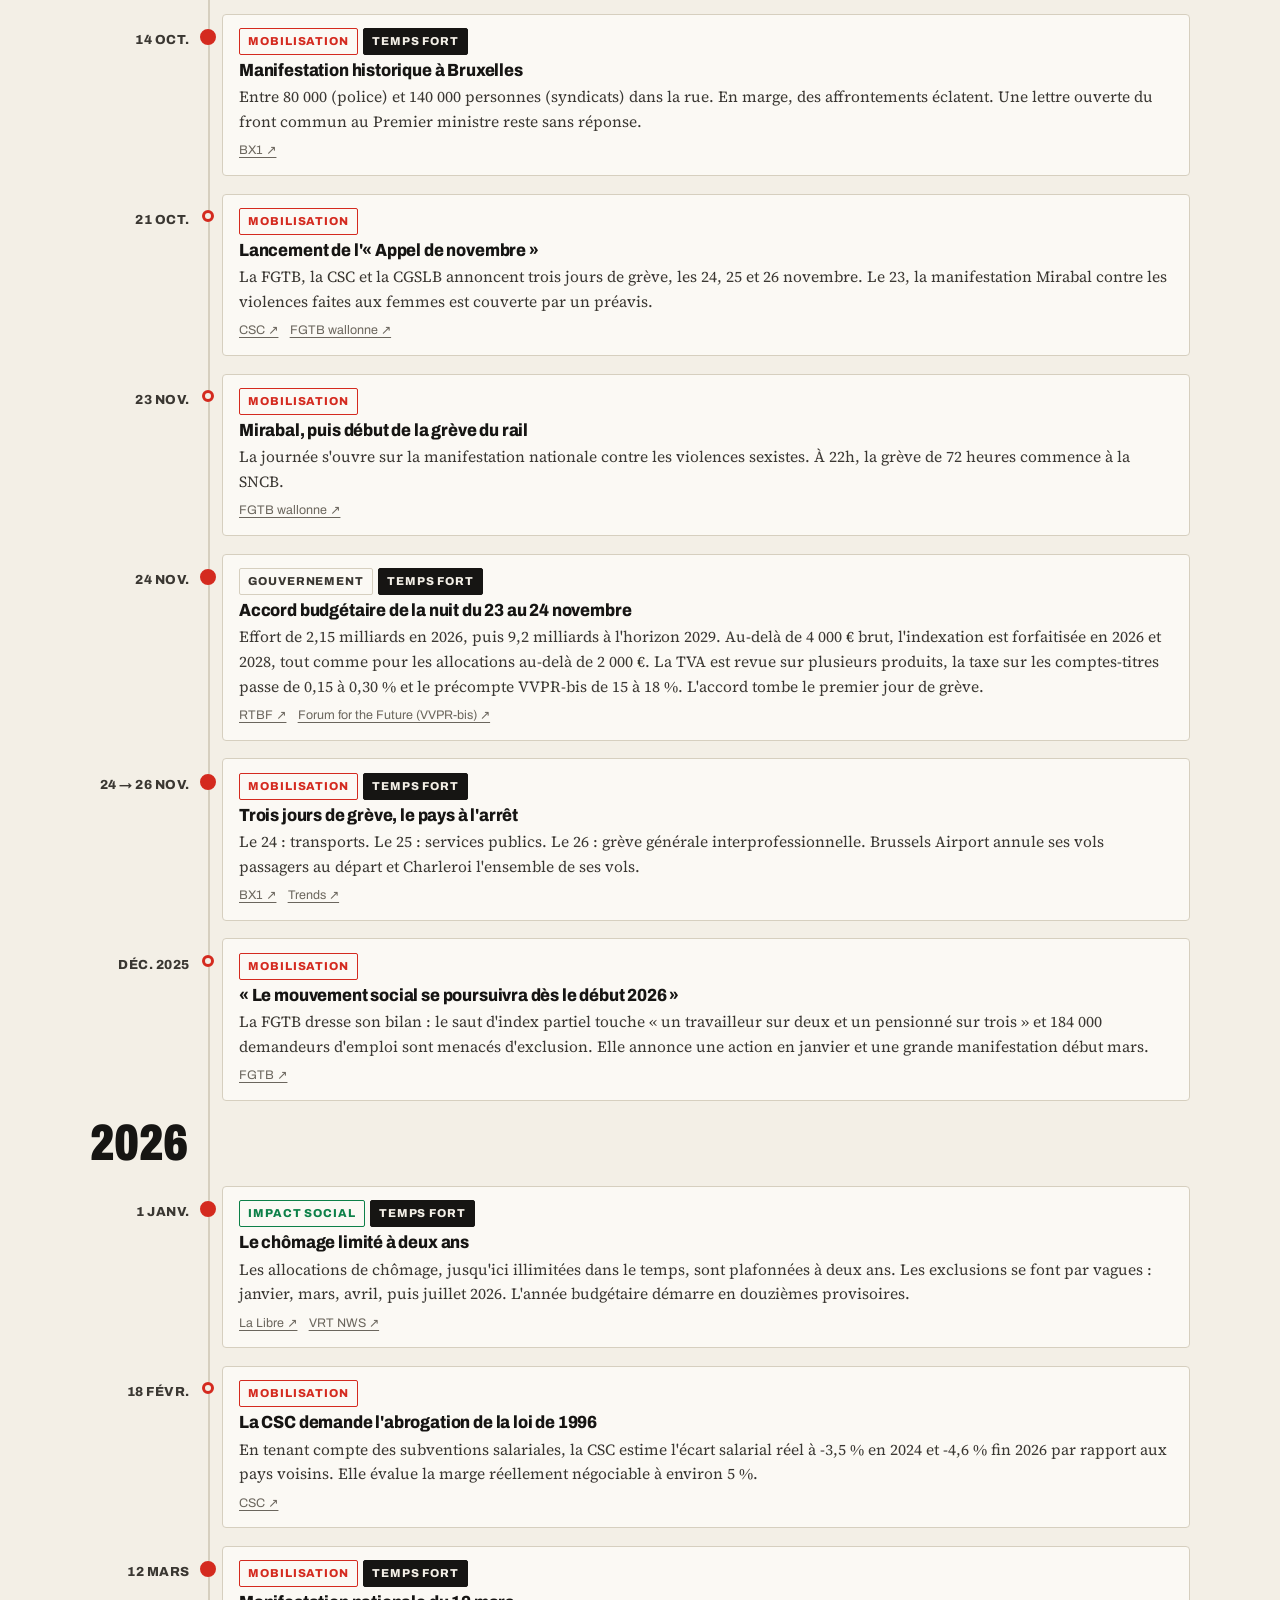
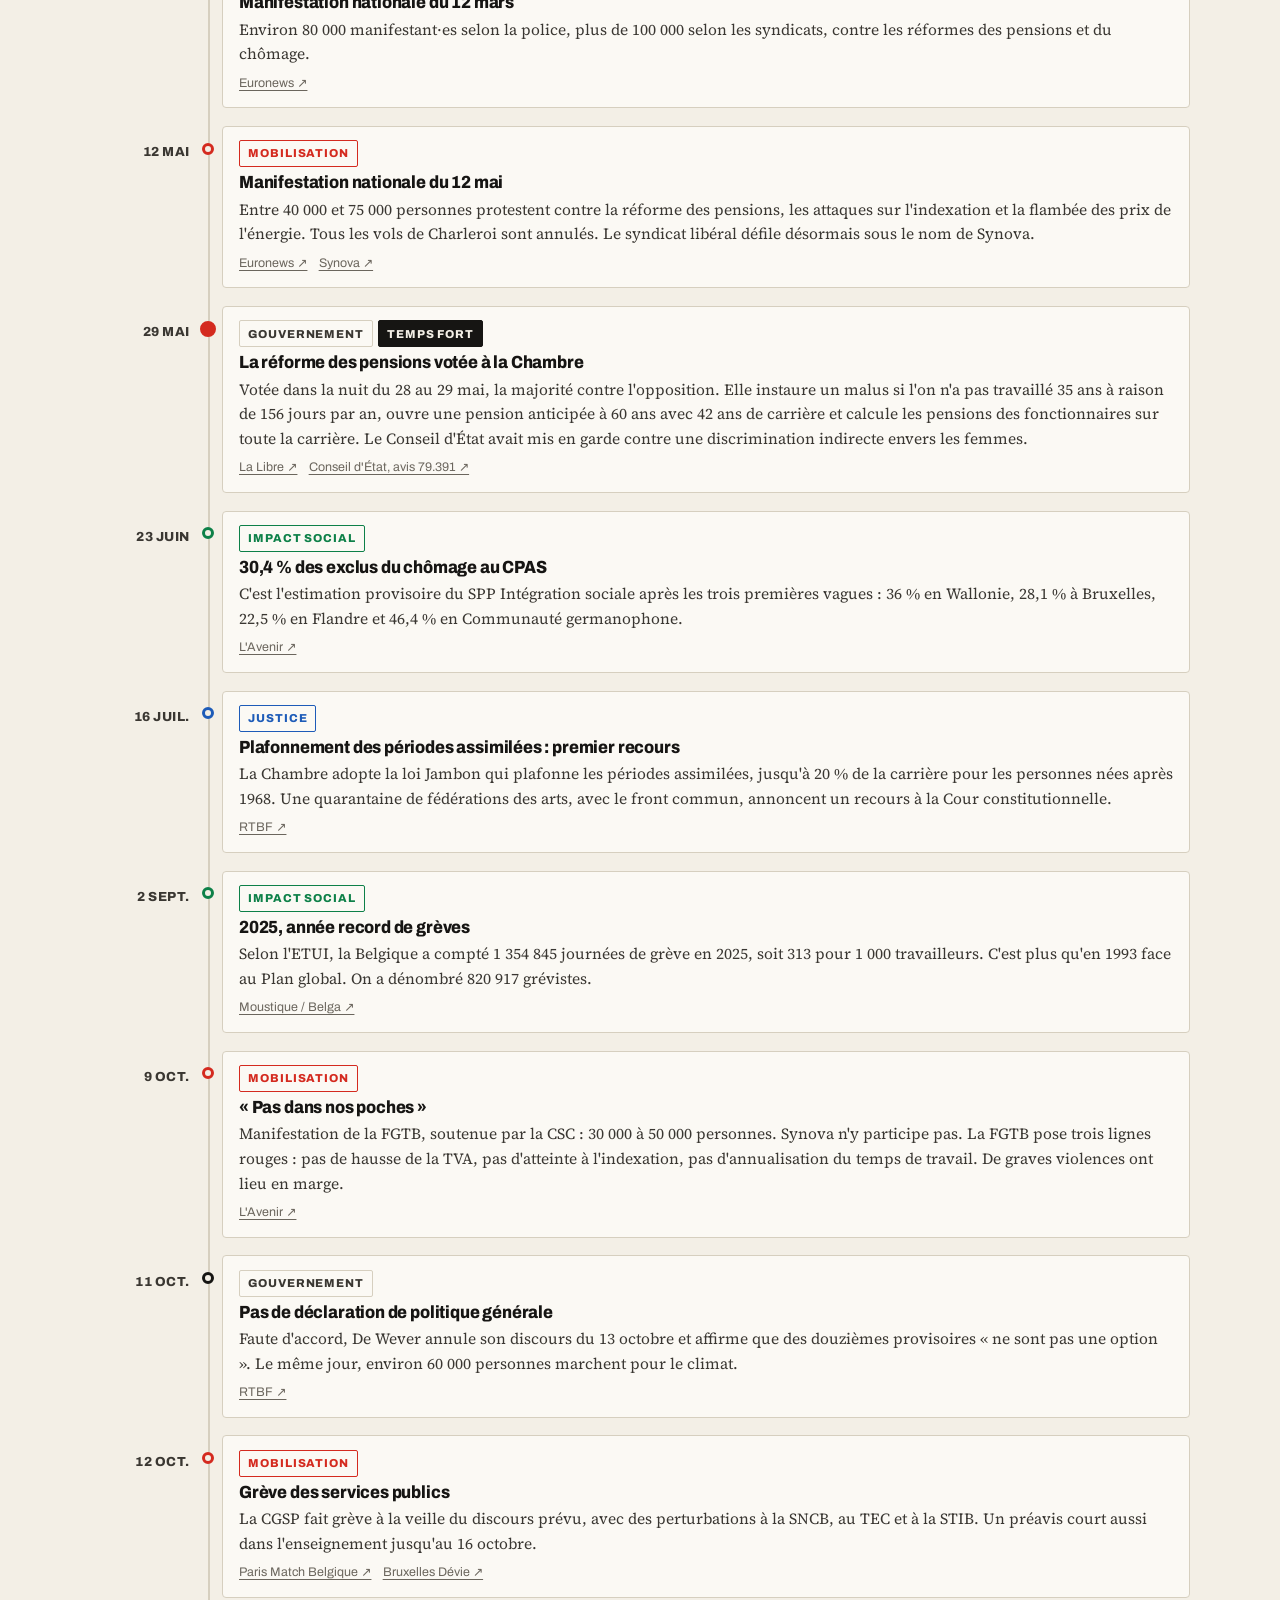
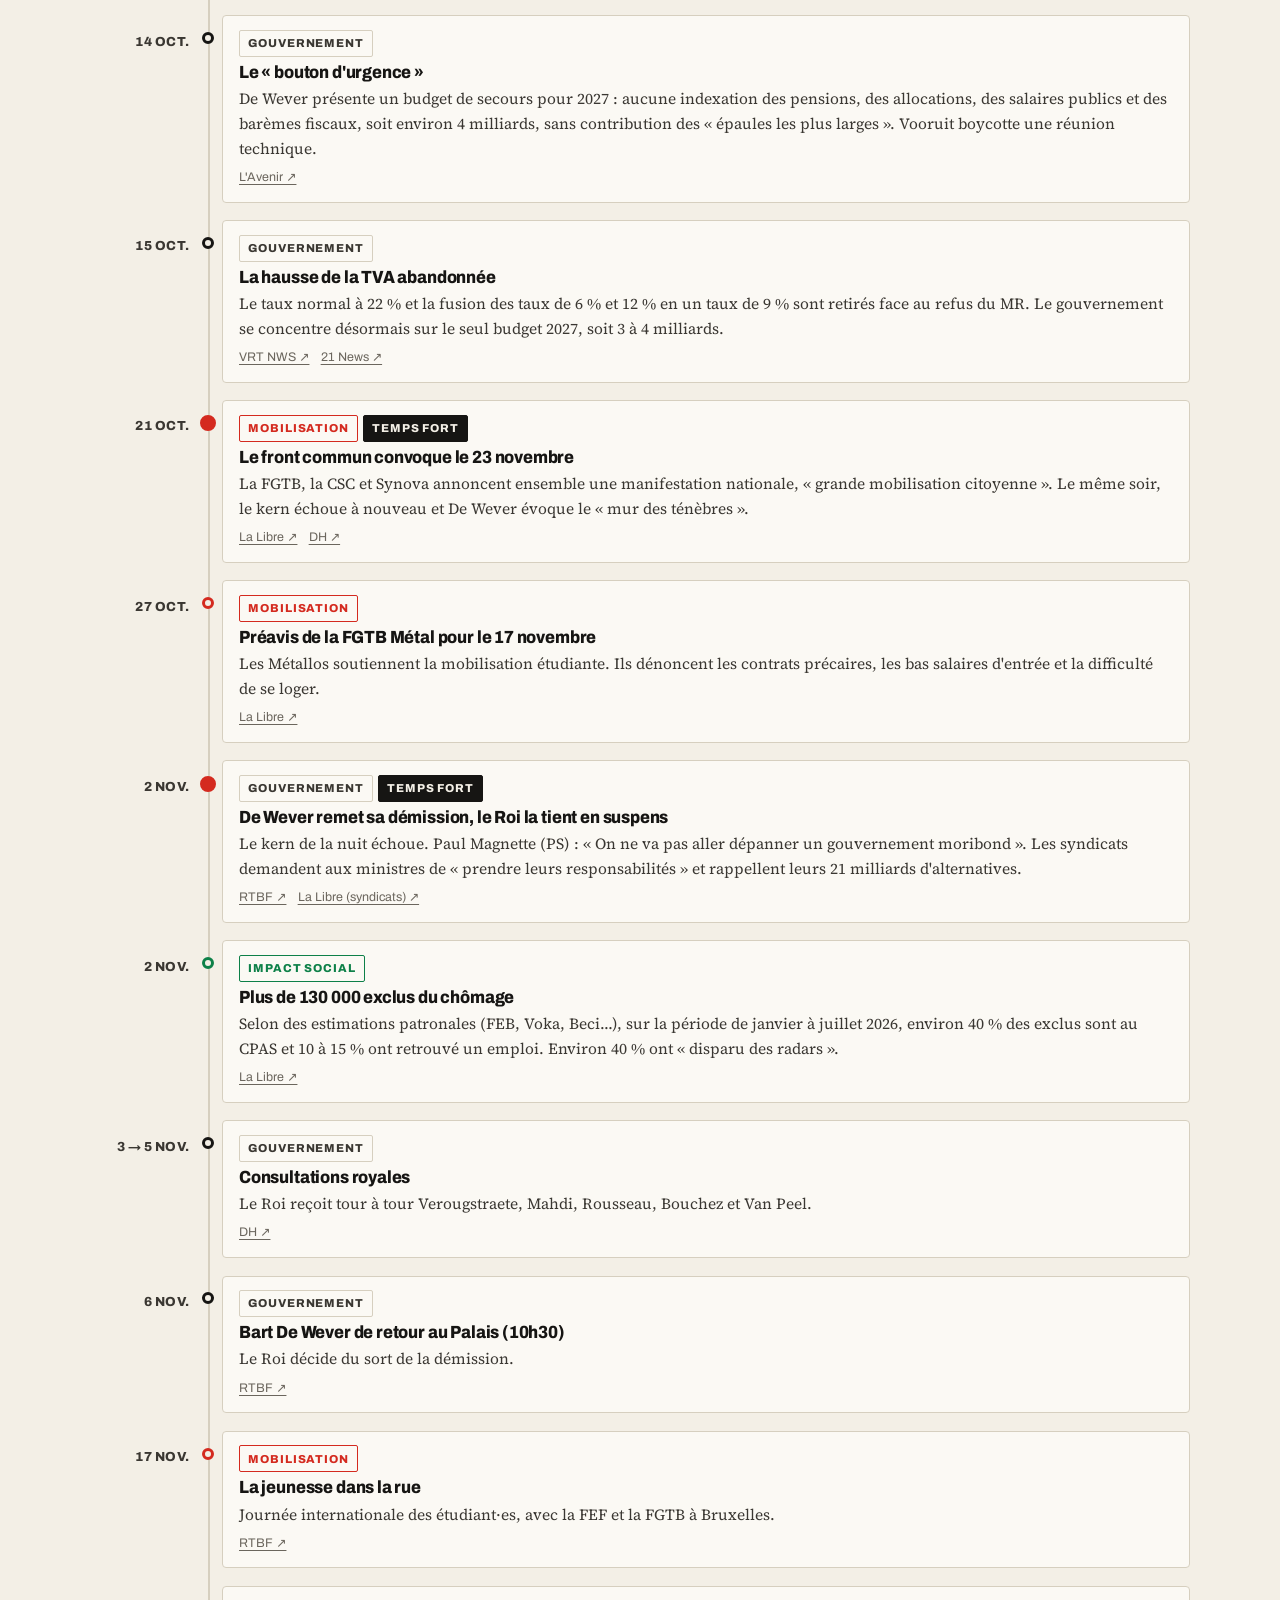
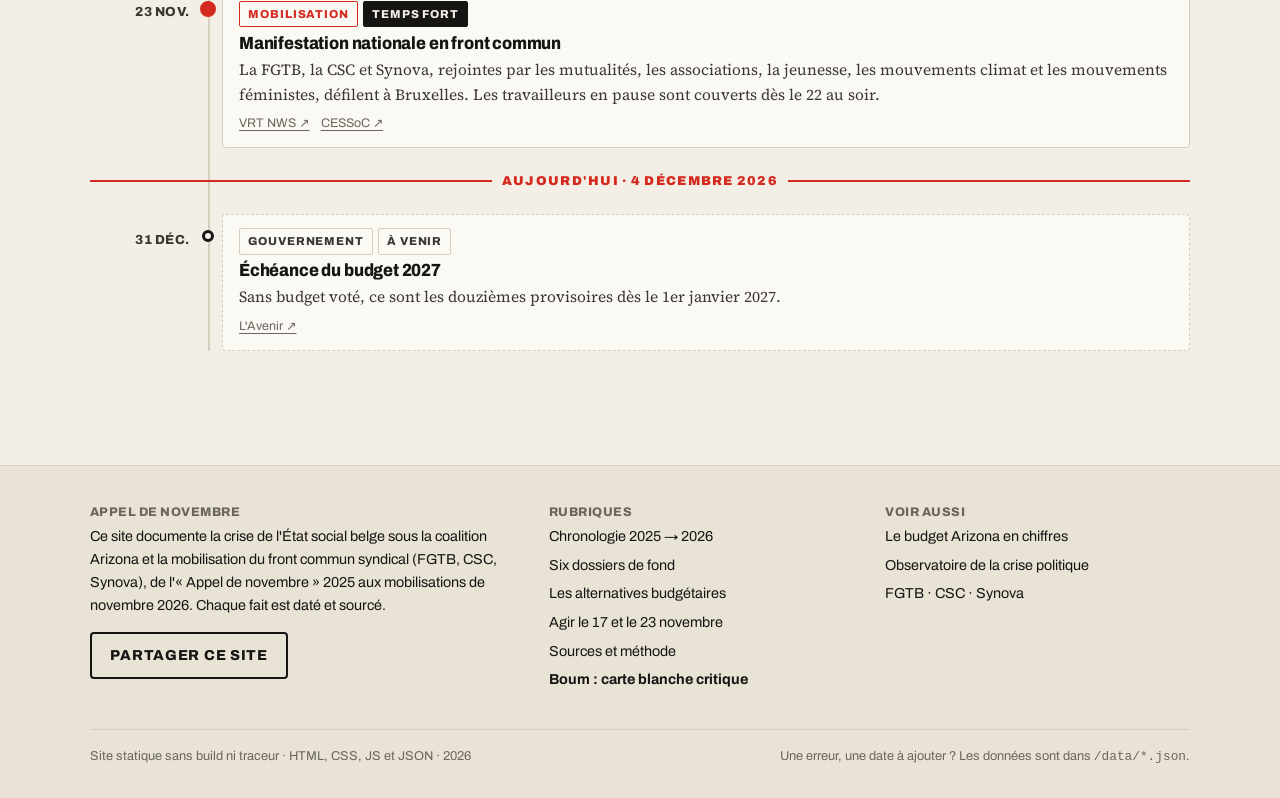
<file: chronologie.html>
<!doctype html>
<html lang="fr-BE">
<head>
<meta charset="utf-8">
<meta name="viewport" content="width=device-width, initial-scale=1">
<meta name="theme-color" content="#d42a1f">
<link rel="icon" href="data:image/svg+xml,%3Csvg xmlns='http://www.w3.org/2000/svg' viewBox='0 0 30 32'%3E%3Crect width='8' height='32' fill='%23d42a1f'/%3E%3Crect x='11' width='8' height='32' fill='%230d8048'/%3E%3Crect x='22' width='8' height='32' fill='%231d5bb8'/%3E%3C/svg%3E">
<link rel="preconnect" href="https://fonts.googleapis.com">
<link rel="preconnect" href="https://fonts.gstatic.com" crossorigin>
<link rel="stylesheet" href="https://fonts.googleapis.com/css2?family=Archivo:wdth,wght@62..125,400..900&family=Source+Serif+4:ital,opsz,wght@0,8..60,400..700;1,8..60,400&display=swap">
<link rel="stylesheet" href="assets/css/style.css">
<script>try{var t=localStorage.getItem("adn-theme");if(t)document.documentElement.dataset.theme=t}catch(e){}</script>
<title>Chronologie 2025-2026 · Appel de novembre</title>
<meta name="description" content="De l'accord Arizona de janvier 2025 à la manifestation du 23 novembre 2026 : la chronologie datée et sourcée de la crise sociale et politique belge.">
<link rel="canonical" href="https://ouaisfieu.github.io/appel-de-novembre/chronologie.html">
</head>
<body data-page="chronologie">
<a class="skip" href="#contenu">Aller au contenu</a>
<div class="alert" data-alert role="region" aria-label="État de la crise">
  <div class="wrap">
    <span class="pulse" aria-hidden="true"></span>
    <strong>Crise fédérale</strong>
    <span data-alert-text>Démission De Wever en suspens · manifestation nationale en front commun le lundi 23/11</span>
    <a href="index.html#crise">Suivre ›</a>
    <span class="stamp" data-alert-stamp></span>
  </div>
</div>
<header class="site-header">
  <div class="wrap">
    <a class="brand" href="index.html" aria-label="Appel de novembre, accueil">
      <span class="brand-mark" aria-hidden="true"><i></i><i></i><i></i></span>
      <span>Appel de novembre<small>Belgique · 2025 → 2026</small></span>
    </a>
    <button class="icon-btn menu-btn" aria-expanded="false" aria-controls="nav" aria-label="Menu">
      <svg width="20" height="20" viewBox="0 0 24 24" fill="none" stroke="currentColor" stroke-width="2.4" aria-hidden="true"><path d="M3 6h18M3 12h18M3 18h18"/></svg>
    </button>
    <nav class="nav" id="nav" aria-label="Navigation principale">
      <a href="index.html" data-nav="accueil">Accueil</a>
      <a href="chronologie.html" data-nav="chronologie" aria-current="page">Chronologie</a>
      <a href="dossiers.html" data-nav="dossiers">Dossiers</a>
      <a href="alternatives.html" data-nav="alternatives">Alternatives</a>
      <a href="agir.html" data-nav="agir">Agir</a>
      <a href="sources.html" data-nav="sources">Sources</a>
    </nav>
    <button class="icon-btn" data-theme-toggle aria-label="Basculer le thème clair/sombre">
      <svg width="18" height="18" viewBox="0 0 24 24" fill="none" stroke="currentColor" stroke-width="2.2" aria-hidden="true"><path d="M12 3a9 9 0 1 0 9 9 7 7 0 0 1-9-9z"/></svg>
    </button>
  </div>
  <div class="tricolore" aria-hidden="true"><span></span><span></span><span></span></div>
</header>
<main id="contenu">
  <section class="hero" style="padding-bottom:24px">
    <div class="wrap">
      <p class="kicker">Chronologie</p>
      <h1>2025 → 2026</h1>
      <p class="lead">Tout ce qui relie l'Appel de novembre 2025 à la crise de novembre 2026, date par date et avec ses sources. Les évènements à venir sont en pointillés.</p>
    </div>
  </section>
  <section style="padding-top:24px">
    <div class="wrap">
      <div class="filters" role="toolbar" aria-label="Filtrer la chronologie">
        <button class="chip" data-filter="tous" aria-pressed="true">Tout</button>
        <button class="chip" data-filter="syndical" aria-pressed="false">Mobilisation</button>
        <button class="chip" data-filter="gouvernement" aria-pressed="false">Gouvernement</button>
        <button class="chip" data-filter="social" aria-pressed="false">Impact social</button>
        <button class="chip" data-filter="justice" aria-pressed="false">Justice</button>
        <button class="chip" data-key aria-pressed="false">★ Temps forts</button>
        <label class="sr-only" for="q">Rechercher</label>
        <input class="search" id="q" type="search" placeholder="Rechercher : pensions, TVA, CPAS…" data-search>
        <span class="muted small ui" data-count aria-live="polite"></span>
      </div>
      <ol class="timeline" data-timeline><li class="loading">Chargement…</li></ol>
    </div>
  </section>
</main>
<footer class="site-footer">
  <div class="wrap">
    <div class="footer-grid">
      <div>
        <h4>Appel de novembre</h4>
        <p>Ce site documente la crise de l'État social belge sous la coalition Arizona et la mobilisation du front commun syndical (FGTB, CSC, Synova), de l'« Appel de novembre » 2025 aux mobilisations de novembre 2026. Chaque fait est daté et sourcé.</p>
        <p><button class="btn ghost" data-share type="button">Partager ce site</button></p>
      </div>
      <div>
        <h4>Rubriques</h4>
        <ul>
          <li><a href="chronologie.html">Chronologie 2025 → 2026</a></li>
          <li><a href="dossiers.html">Six dossiers de fond</a></li>
          <li><a href="alternatives.html">Les alternatives budgétaires</a></li>
          <li><a href="agir.html">Agir le 17 et le 23 novembre</a></li>
          <li><a href="sources.html">Sources et méthode</a></li>
          <li><a href="boum/"><strong>Boum : carte blanche critique</strong></a></li>
        </ul>
      </div>
      <div>
        <h4>Voir aussi</h4>
        <ul>
          <li><a href="https://ouaisfieu.github.io/arizona/budget/">Le budget Arizona en chiffres</a></li>
          <li><a href="https://ouaisfieu.github.io/novembre/crise/belgique/">Observatoire de la crise politique</a></li>
          <li><a href="https://www.fgtb.be/">FGTB</a> · <a href="https://www.lacsc.be/">CSC</a> · <a href="https://www.synova.be/">Synova</a></li>
        </ul>
      </div>
    </div>
    <div class="colophon">
      <span>Site statique sans build ni traceur · HTML, CSS, JS et JSON · <span data-year>2026</span></span>
      <span>Une erreur, une date à ajouter ? Les données sont dans <code>/data/*.json</code>.</span>
    </div>
  </div>
</footer>
<script src="assets/js/app.js" defer></script>
</body>
</html>
</file>
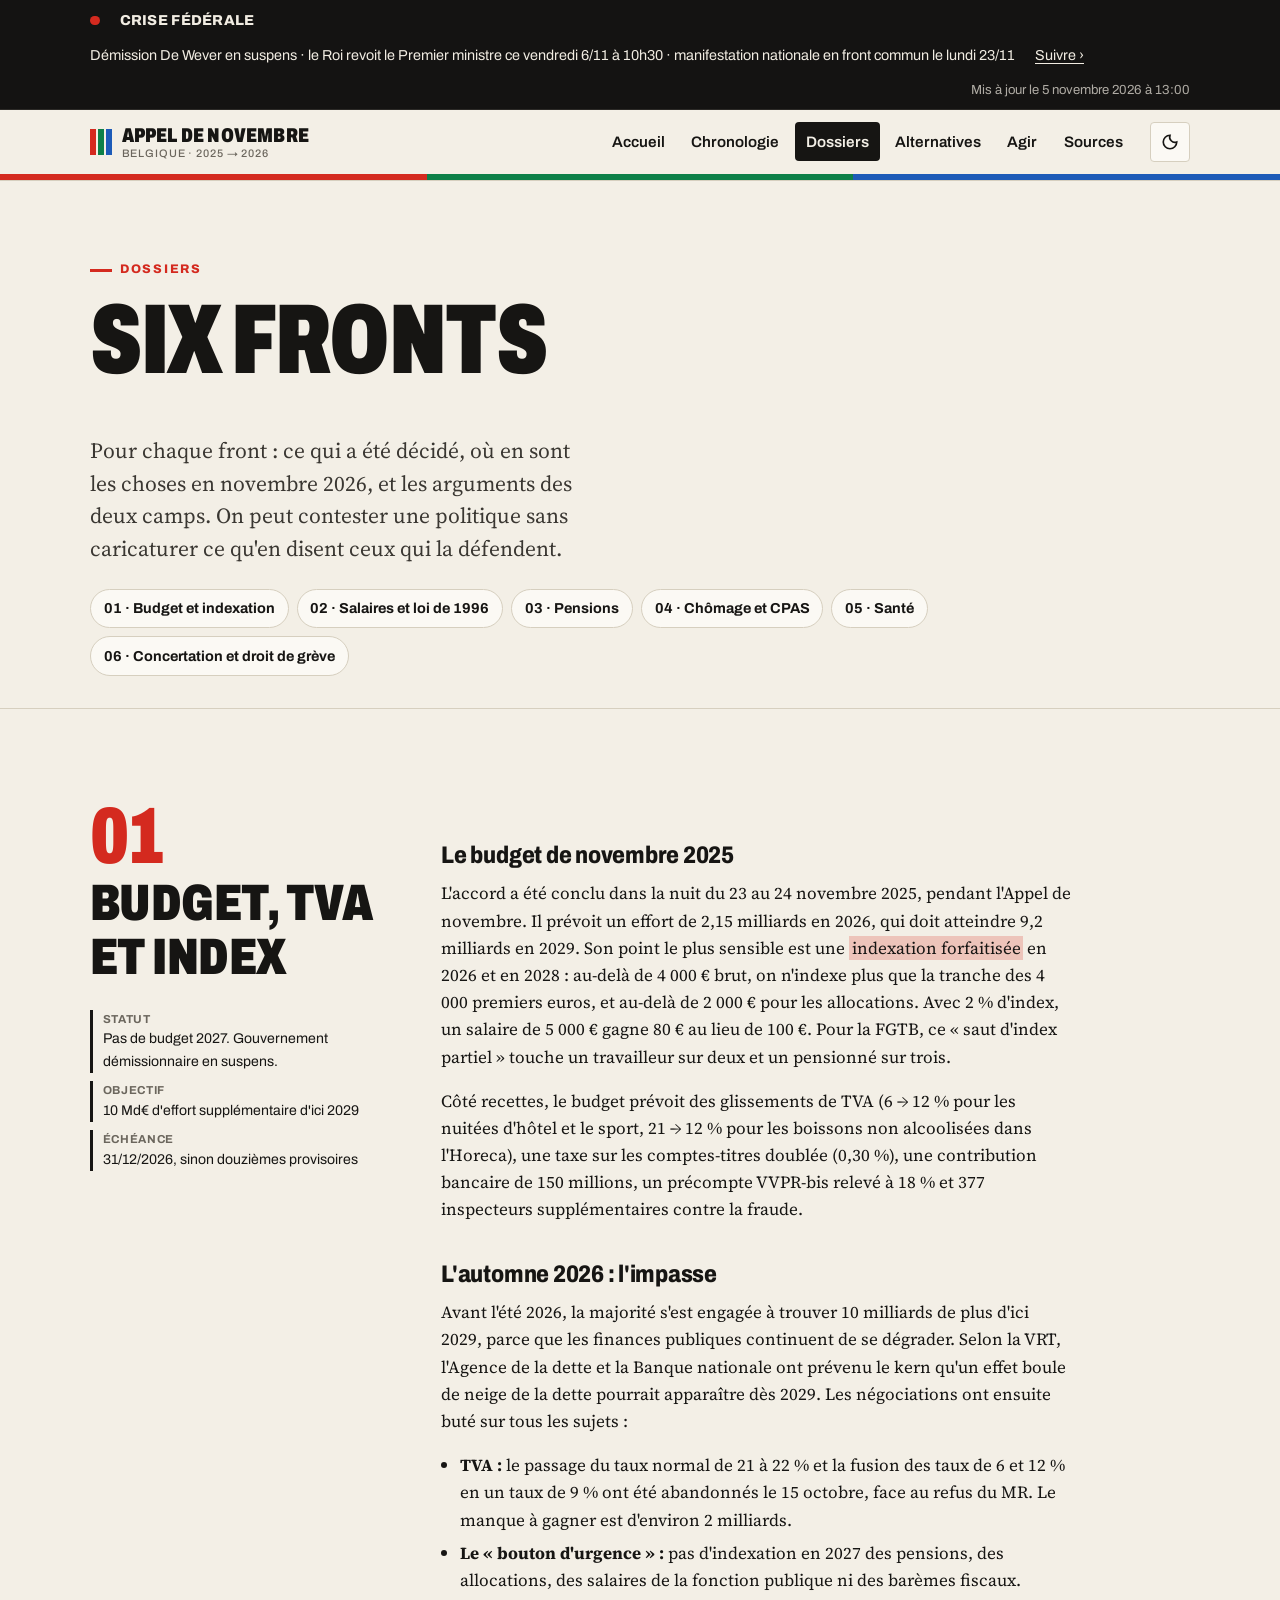
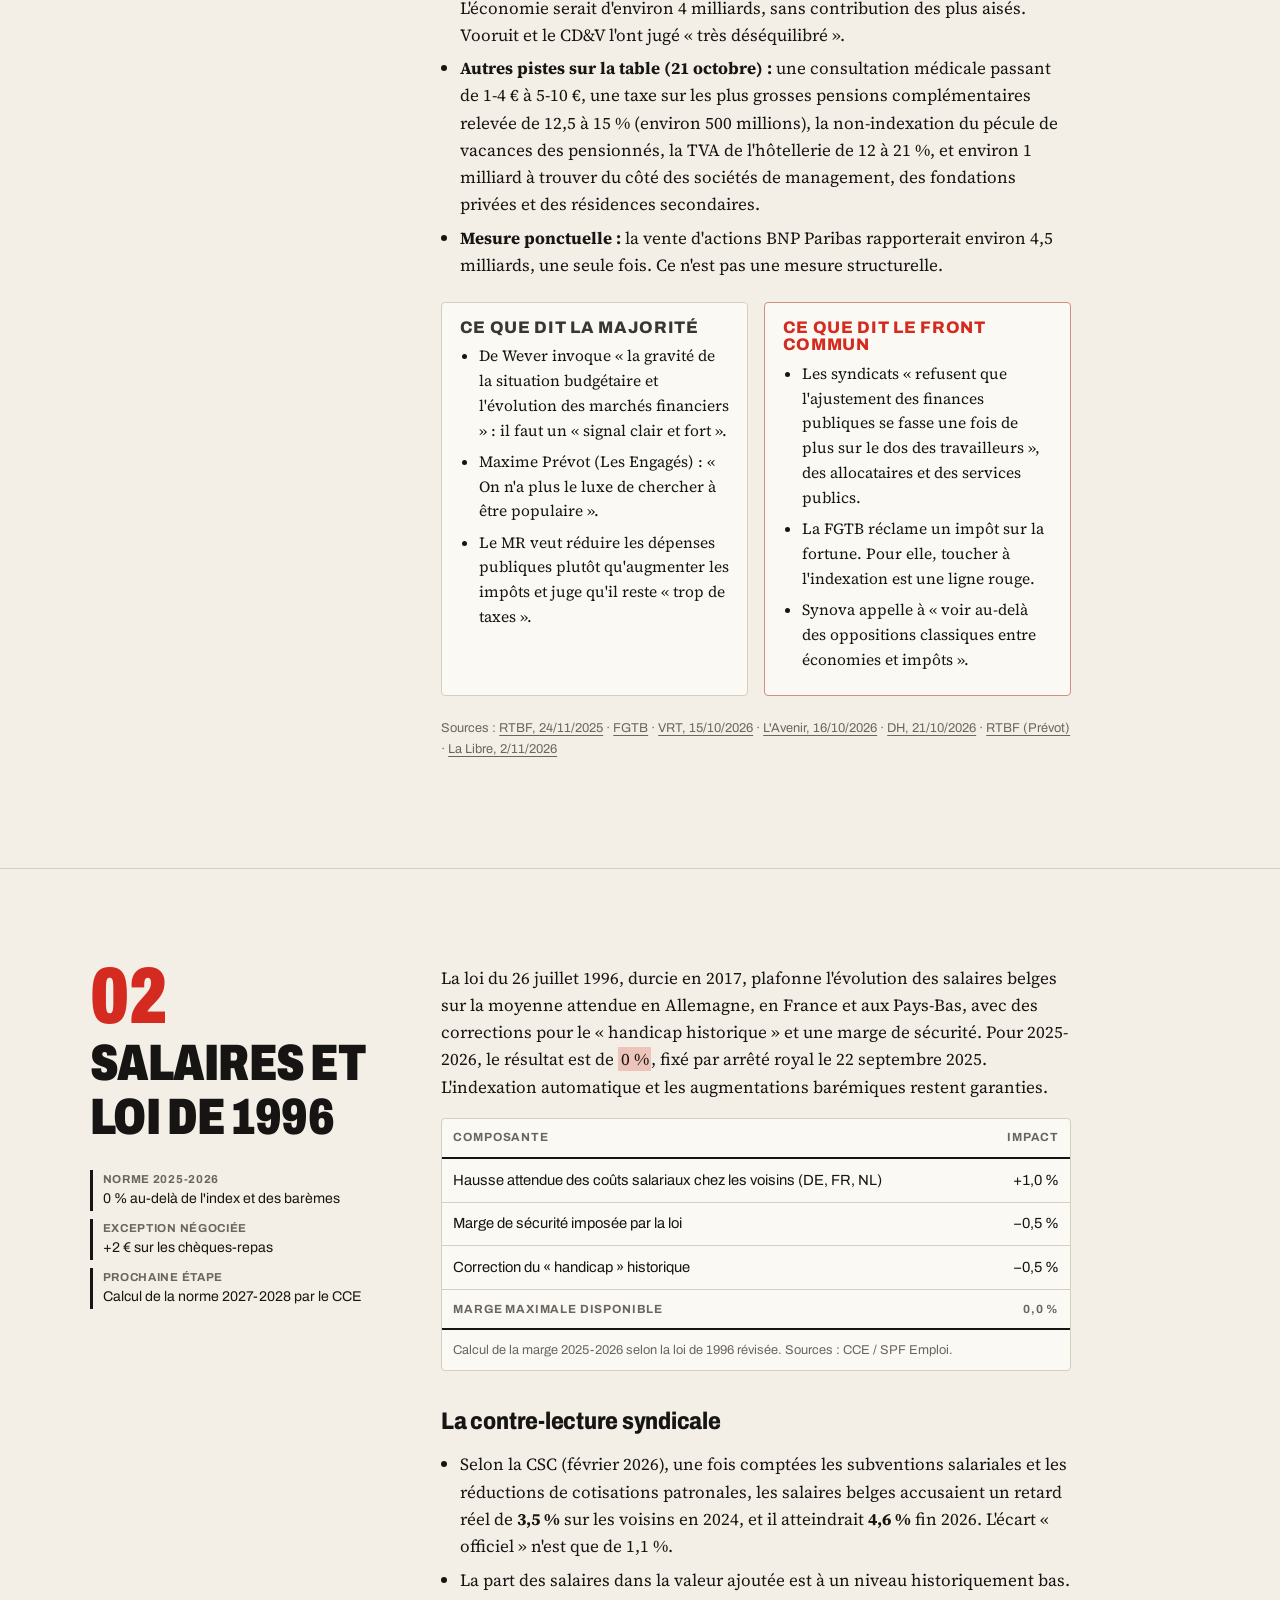
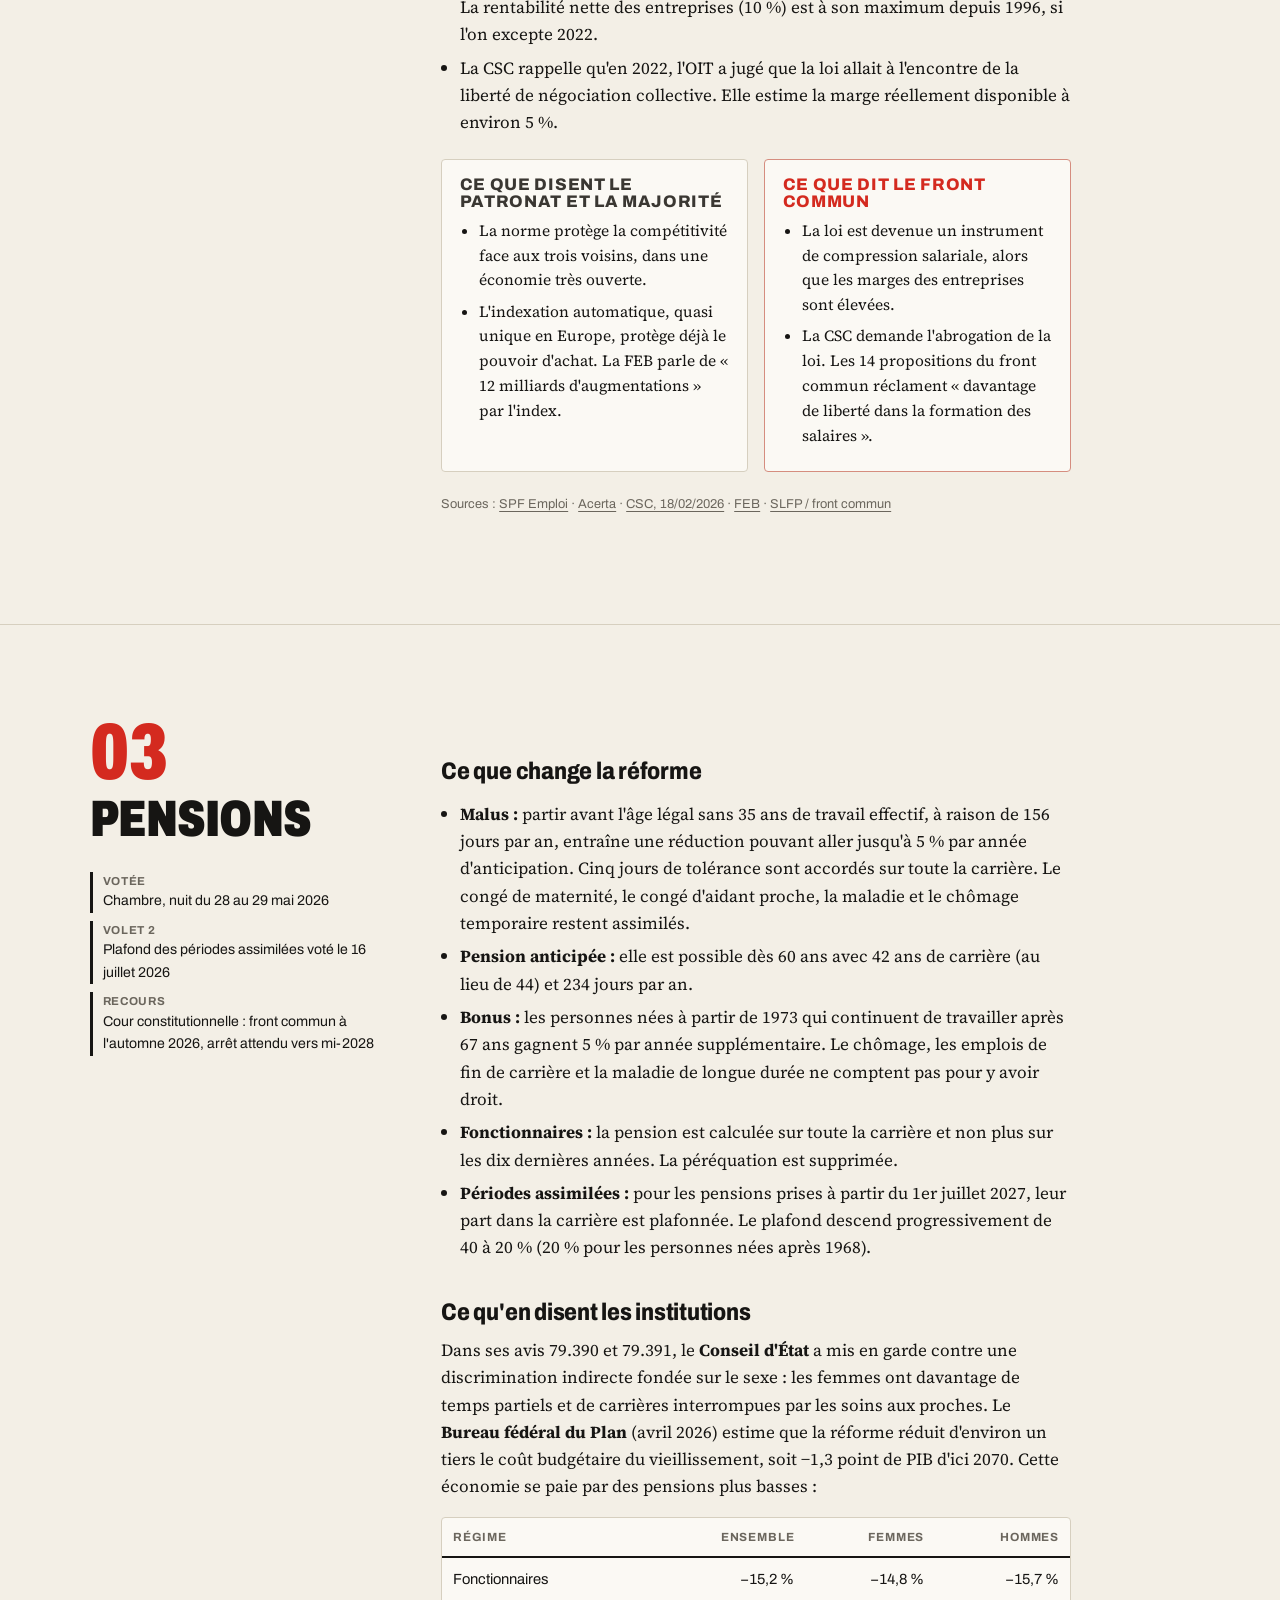
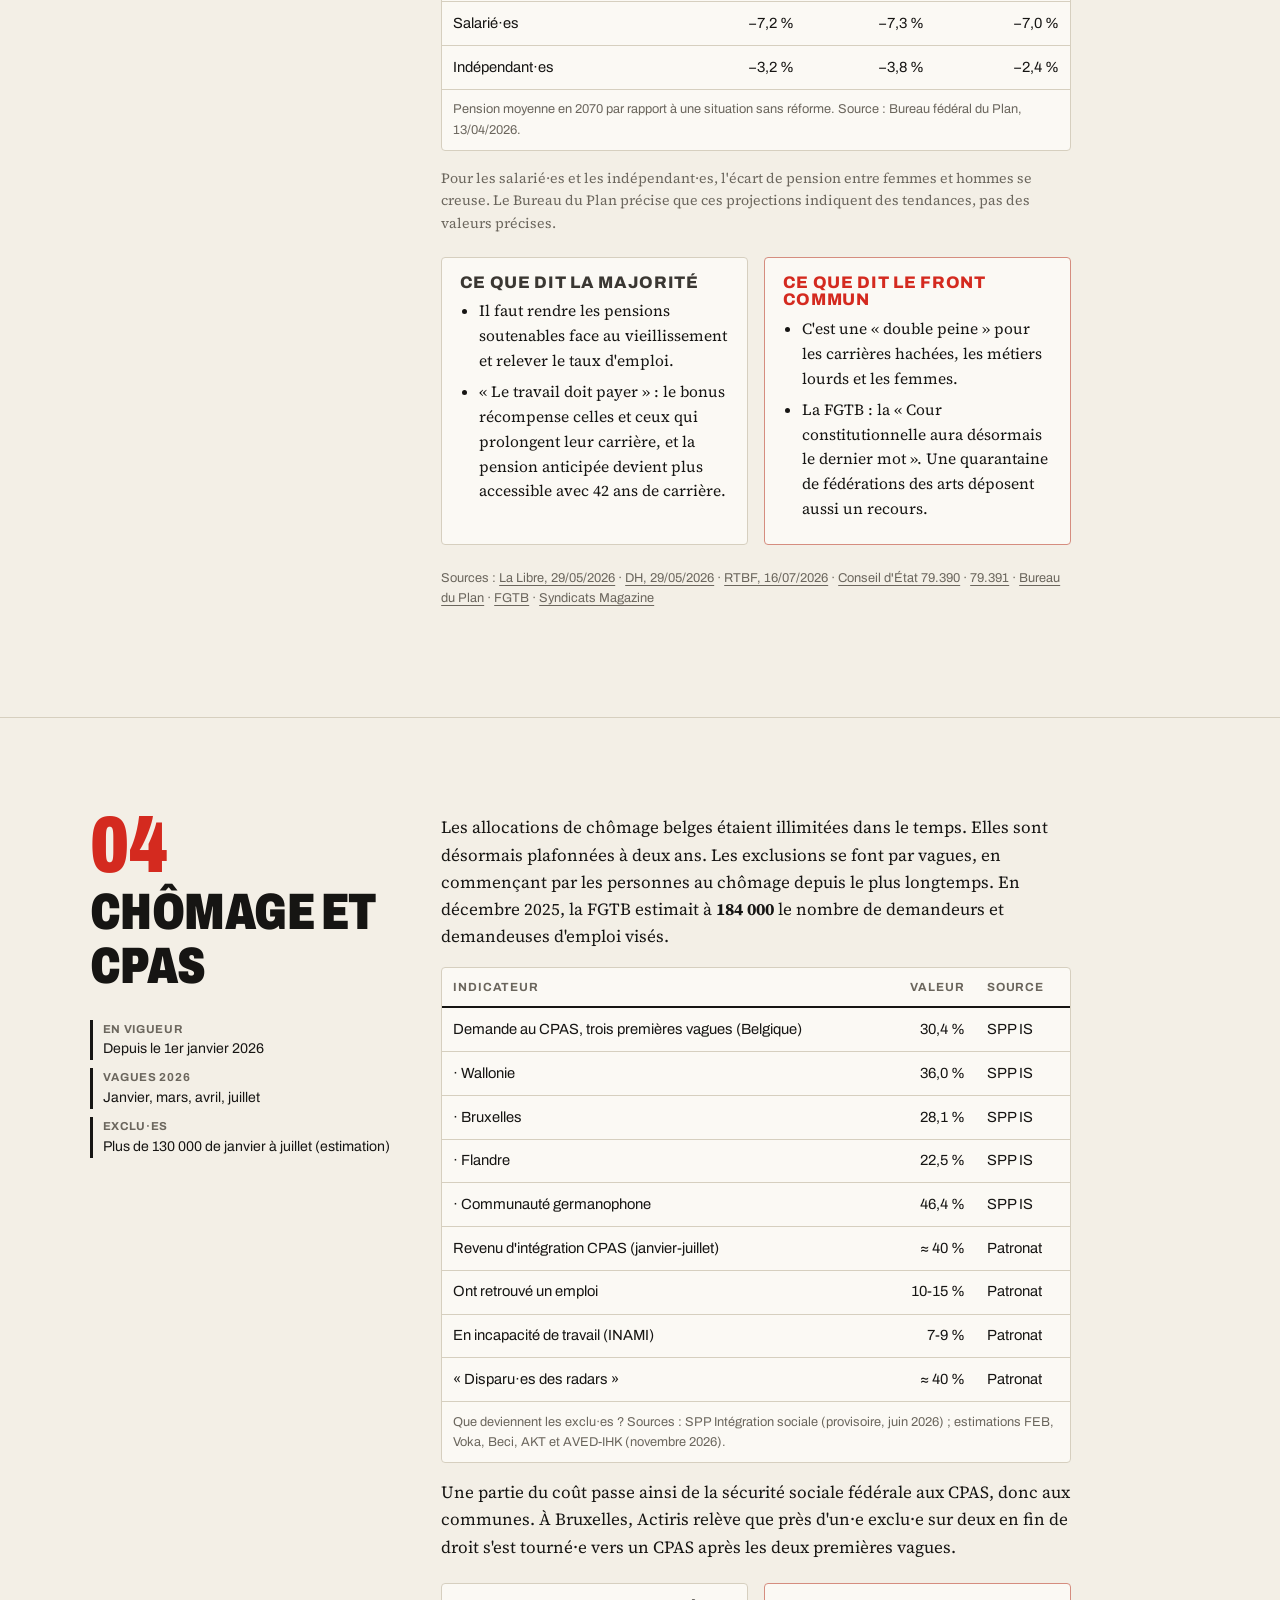
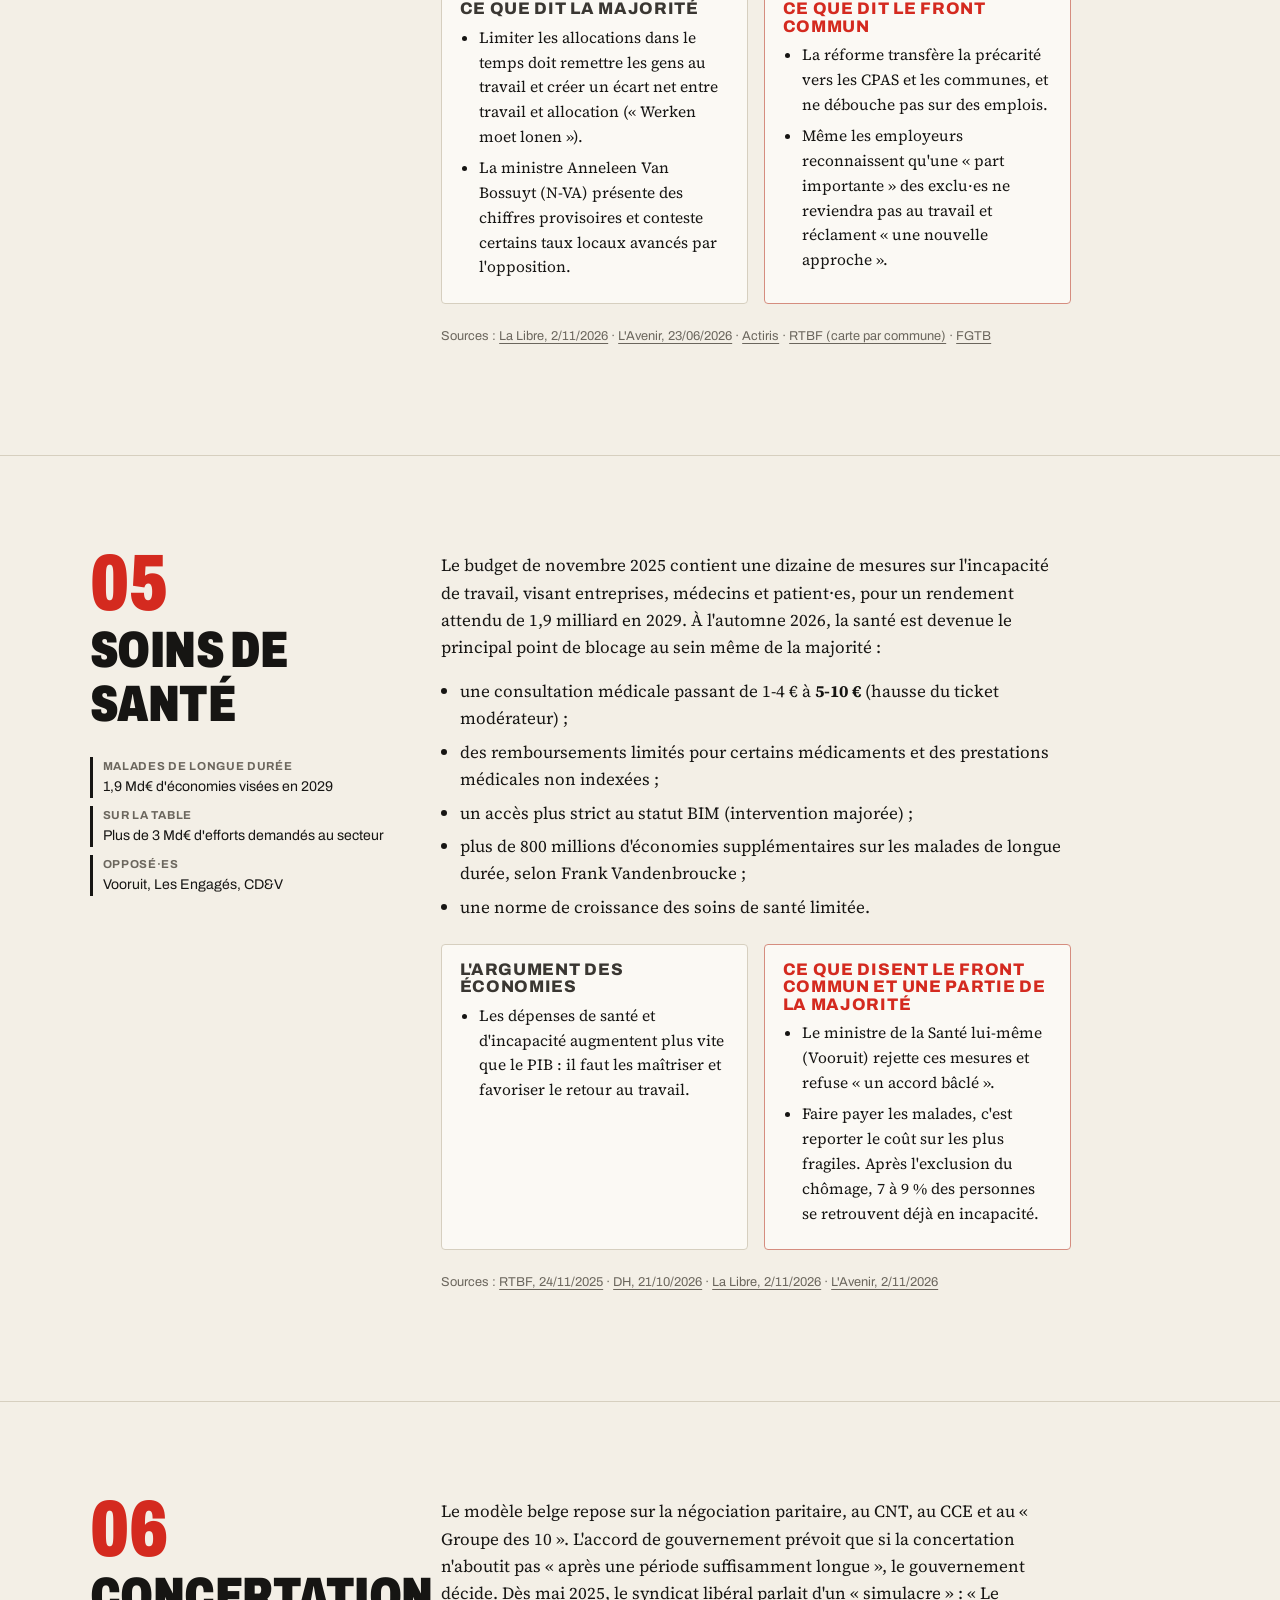
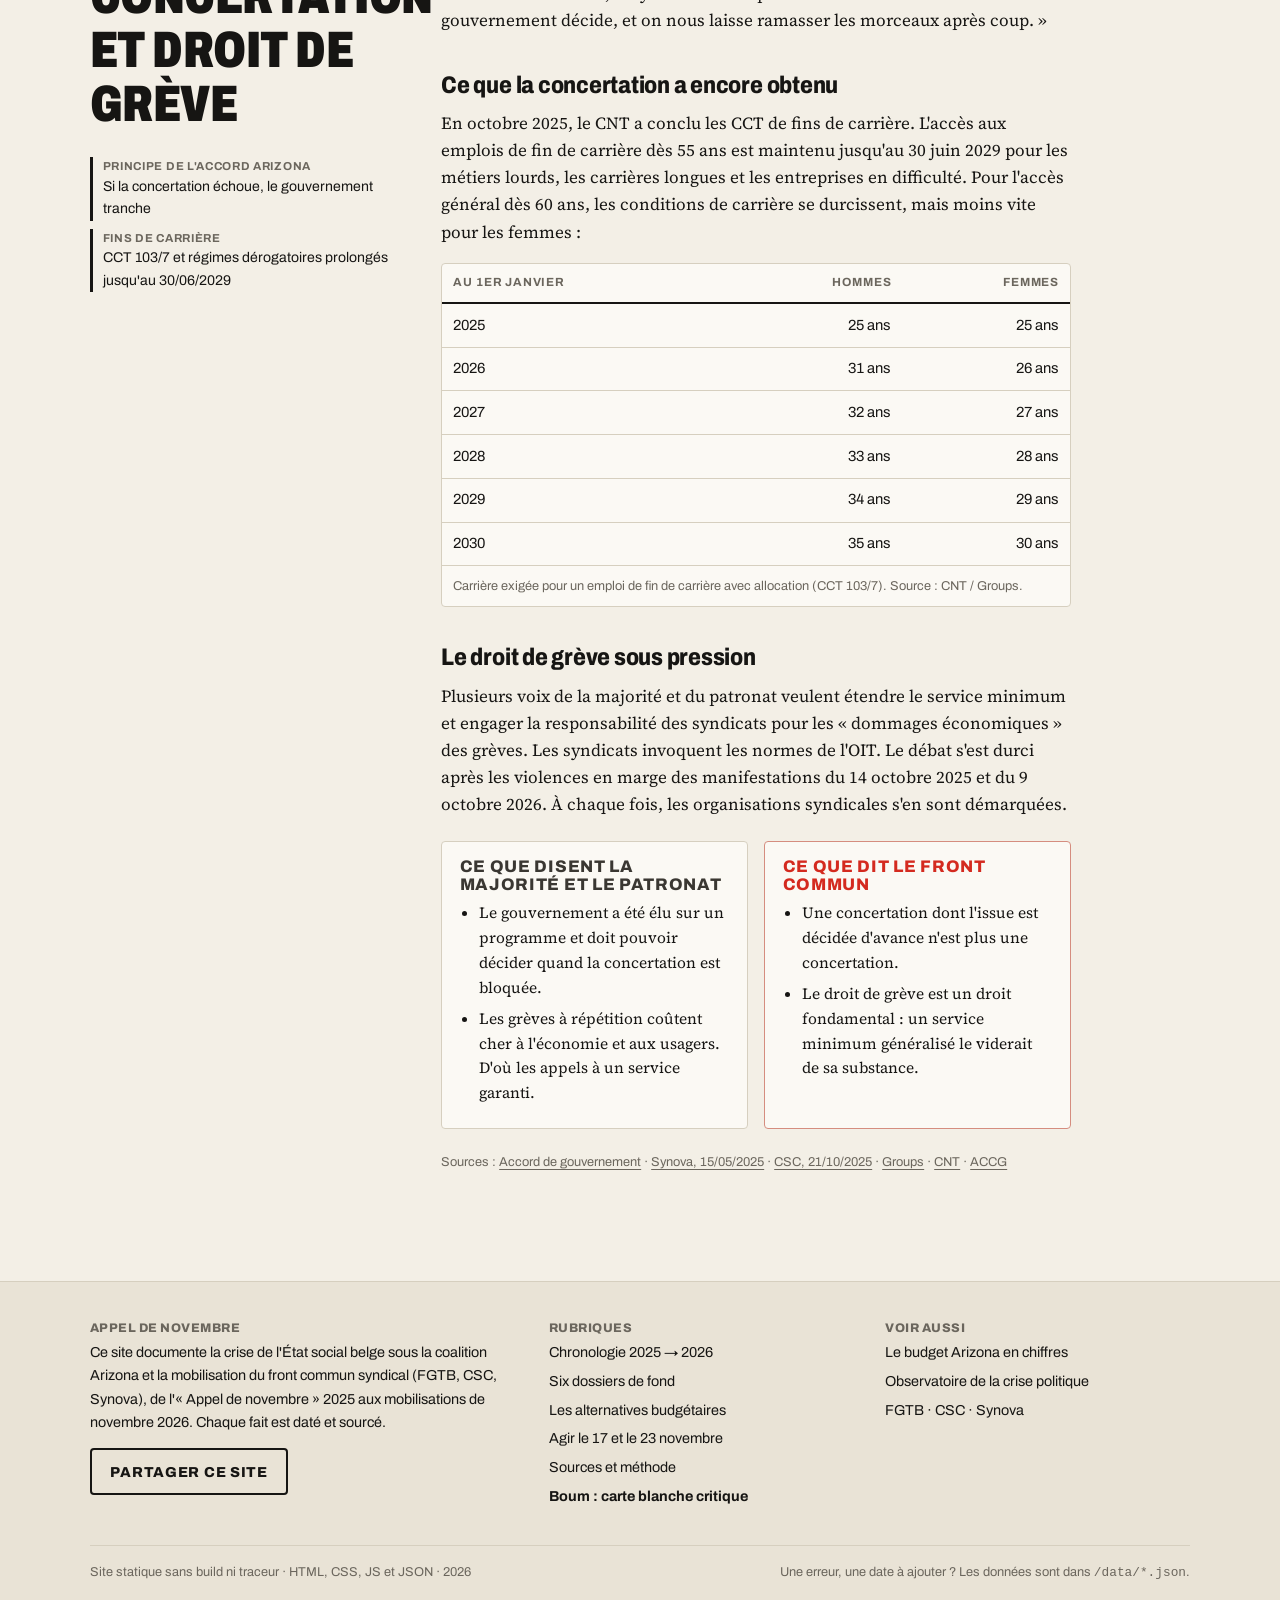
<file: dossiers.html>
<!doctype html>
<html lang="fr-BE">
<head>
<meta charset="utf-8">
<meta name="viewport" content="width=device-width, initial-scale=1">
<meta name="theme-color" content="#d42a1f">
<link rel="icon" href="data:image/svg+xml,%3Csvg xmlns='http://www.w3.org/2000/svg' viewBox='0 0 30 32'%3E%3Crect width='8' height='32' fill='%23d42a1f'/%3E%3Crect x='11' width='8' height='32' fill='%230d8048'/%3E%3Crect x='22' width='8' height='32' fill='%231d5bb8'/%3E%3C/svg%3E">
<link rel="preconnect" href="https://fonts.googleapis.com">
<link rel="preconnect" href="https://fonts.gstatic.com" crossorigin>
<link rel="stylesheet" href="https://fonts.googleapis.com/css2?family=Archivo:wdth,wght@62..125,400..900&family=Source+Serif+4:ital,opsz,wght@0,8..60,400..700;1,8..60,400&display=swap">
<link rel="stylesheet" href="assets/css/style.css">
<script>try{var t=localStorage.getItem("adn-theme");if(t)document.documentElement.dataset.theme=t}catch(e){}</script>
<title>Dossiers de fond · Appel de novembre</title>
<meta name="description" content="Budget et indexation, salaires et loi de 1996, pensions, chômage et CPAS, soins de santé, concertation et droit de grève : six dossiers pour comprendre la crise belge de 2026.">
<link rel="canonical" href="https://ouaisfieu.github.io/appel-de-novembre/dossiers.html">
</head>
<body data-page="dossiers">
<a class="skip" href="#contenu">Aller au contenu</a>
<div class="alert" data-alert role="region" aria-label="État de la crise">
  <div class="wrap">
    <span class="pulse" aria-hidden="true"></span>
    <strong>Crise fédérale</strong>
    <span data-alert-text>Démission De Wever en suspens · manifestation nationale en front commun le lundi 23/11</span>
    <a href="index.html#crise">Suivre ›</a>
    <span class="stamp" data-alert-stamp></span>
  </div>
</div>
<header class="site-header">
  <div class="wrap">
    <a class="brand" href="index.html" aria-label="Appel de novembre, accueil">
      <span class="brand-mark" aria-hidden="true"><i></i><i></i><i></i></span>
      <span>Appel de novembre<small>Belgique · 2025 → 2026</small></span>
    </a>
    <button class="icon-btn menu-btn" aria-expanded="false" aria-controls="nav" aria-label="Menu">
      <svg width="20" height="20" viewBox="0 0 24 24" fill="none" stroke="currentColor" stroke-width="2.4" aria-hidden="true"><path d="M3 6h18M3 12h18M3 18h18"/></svg>
    </button>
    <nav class="nav" id="nav" aria-label="Navigation principale">
      <a href="index.html" data-nav="accueil">Accueil</a>
      <a href="chronologie.html" data-nav="chronologie">Chronologie</a>
      <a href="dossiers.html" data-nav="dossiers" aria-current="page">Dossiers</a>
      <a href="alternatives.html" data-nav="alternatives">Alternatives</a>
      <a href="agir.html" data-nav="agir">Agir</a>
      <a href="sources.html" data-nav="sources">Sources</a>
    </nav>
    <button class="icon-btn" data-theme-toggle aria-label="Basculer le thème clair/sombre">
      <svg width="18" height="18" viewBox="0 0 24 24" fill="none" stroke="currentColor" stroke-width="2.2" aria-hidden="true"><path d="M12 3a9 9 0 1 0 9 9 7 7 0 0 1-9-9z"/></svg>
    </button>
  </div>
  <div class="tricolore" aria-hidden="true"><span></span><span></span><span></span></div>
</header>
<main id="contenu">

  <section class="hero" style="padding-bottom:32px">
    <div class="wrap">
      <p class="kicker">Dossiers</p>
      <h1>Six fronts</h1>
      <p class="lead">Pour chaque front : ce qui a été décidé, où en sont les choses en novembre 2026, et les arguments des deux camps. On peut contester une politique sans caricaturer ce qu'en disent ceux qui la défendent.</p>
      <ul class="toc">
        <li><a href="#budget">01 · Budget et indexation</a></li>
        <li><a href="#salaires">02 · Salaires et loi de 1996</a></li>
        <li><a href="#pensions">03 · Pensions</a></li>
        <li><a href="#chomage">04 · Chômage et CPAS</a></li>
        <li><a href="#sante">05 · Santé</a></li>
        <li><a href="#concertation">06 · Concertation et droit de grève</a></li>
      </ul>
    </div>
  </section>

  <!-- 01 BUDGET -->
  <section id="budget" class="dossier-wrap">
    <div class="wrap dossier">
      <aside class="dossier-aside">
        <div class="num">01</div>
        <h2>Budget, TVA et index</h2>
        <div class="status">
          <div><b>Statut</b>Pas de budget 2027. Gouvernement démissionnaire en suspens.</div>
          <div><b>Objectif</b>10 Md€ d'effort supplémentaire d'ici 2029</div>
          <div><b>Échéance</b>31/12/2026, sinon douzièmes provisoires</div>
        </div>
      </aside>
      <div class="prose">
        <h3 class="mt-0">Le budget de novembre 2025</h3>
        <p>L'accord a été conclu dans la nuit du 23 au 24 novembre 2025, pendant l'Appel de novembre. Il prévoit un effort de 2,15 milliards en 2026, qui doit atteindre 9,2 milliards en 2029. Son point le plus sensible est une <mark>indexation forfaitisée</mark> en 2026 et en 2028 : au-delà de 4 000 € brut, on n'indexe plus que la tranche des 4 000 premiers euros, et au-delà de 2 000 € pour les allocations. Avec 2 % d'index, un salaire de 5 000 € gagne 80 € au lieu de 100 €. Pour la FGTB, ce « saut d'index partiel » touche un travailleur sur deux et un pensionné sur trois.</p>
        <p>Côté recettes, le budget prévoit des glissements de TVA (6 → 12 % pour les nuitées d'hôtel et le sport, 21 → 12 % pour les boissons non alcoolisées dans l'Horeca), une taxe sur les comptes-titres doublée (0,30 %), une contribution bancaire de 150 millions, un précompte VVPR-bis relevé à 18 % et 377 inspecteurs supplémentaires contre la fraude.</p>

        <h3>L'automne 2026 : l'impasse</h3>
        <p>Avant l'été 2026, la majorité s'est engagée à trouver 10 milliards de plus d'ici 2029, parce que les finances publiques continuent de se dégrader. Selon la VRT, l'Agence de la dette et la Banque nationale ont prévenu le kern qu'un effet boule de neige de la dette pourrait apparaître dès 2029. Les négociations ont ensuite buté sur tous les sujets :</p>
        <ul>
          <li><strong>TVA :</strong> le passage du taux normal de 21 à 22 % et la fusion des taux de 6 et 12 % en un taux de 9 % ont été abandonnés le 15 octobre, face au refus du MR. Le manque à gagner est d'environ 2 milliards.</li>
          <li><strong>Le « bouton d'urgence » :</strong> pas d'indexation en 2027 des pensions, des allocations, des salaires de la fonction publique ni des barèmes fiscaux. L'économie serait d'environ 4 milliards, sans contribution des plus aisés. Vooruit et le CD&V l'ont jugé « très déséquilibré ».</li>
          <li><strong>Autres pistes sur la table (21 octobre) :</strong> une consultation médicale passant de 1-4 € à 5-10 €, une taxe sur les plus grosses pensions complémentaires relevée de 12,5 à 15 % (environ 500 millions), la non-indexation du pécule de vacances des pensionnés, la TVA de l'hôtellerie de 12 à 21 %, et environ 1 milliard à trouver du côté des sociétés de management, des fondations privées et des résidences secondaires.</li>
          <li><strong>Mesure ponctuelle :</strong> la vente d'actions BNP Paribas rapporterait environ 4,5 milliards, une seule fois. Ce n'est pas une mesure structurelle.</li>
        </ul>

        <div class="versus">
          <div class="side gov">
            <h4>Ce que dit la majorité</h4>
            <ul>
              <li>De Wever invoque « la gravité de la situation budgétaire et l'évolution des marchés financiers » : il faut un « signal clair et fort ».</li>
              <li>Maxime Prévot (Les Engagés) : « On n'a plus le luxe de chercher à être populaire ».</li>
              <li>Le MR veut réduire les dépenses publiques plutôt qu'augmenter les impôts et juge qu'il reste « trop de taxes ».</li>
            </ul>
          </div>
          <div class="side fc">
            <h4>Ce que dit le front commun</h4>
            <ul>
              <li>Les syndicats « refusent que l'ajustement des finances publiques se fasse une fois de plus sur le dos des travailleurs », des allocataires et des services publics.</li>
              <li>La FGTB réclame un impôt sur la fortune. Pour elle, toucher à l'indexation est une ligne rouge.</li>
              <li>Synova appelle à « voir au-delà des oppositions classiques entre économies et impôts ».</li>
            </ul>
          </div>
        </div>
        <p class="src-note">Sources : <a href="https://www.rtbf.be/article/tva-indexation-des-salaires-epaules-les-plus-larges-voici-l-accord-budgetaire-du-gouvernement-de-wever-11636589">RTBF, 24/11/2025</a> · <a href="https://fgtb.be/presse/le-mouvement-social-se-poursuivra-des-le-debut-2026">FGTB</a> · <a href="https://www.vrt.be/vrtnws/fr/2026/10/15/budget-federal-de-wever-abandonne-la-reforme-de-la-tva-et-se-c/">VRT, 15/10/2026</a> · <a href="https://www.lavenir.net/actu/belgique/politique/2026/10/16/budget-federal-le-gouvernement-de-wever-reprend-ses-travaux-ce-samedi-matin-sur-le-bouton-durgence-PO5V3ODTGBCDVBWIWPWXJT7FBA/">L'Avenir, 16/10/2026</a> · <a href="https://www.dhnet.be/actu/belgique/2026/10/21/faute-daccord-sur-son-budget-larizona-plonge-encore-un-peu-plus-dans-la-crise-voici-les-mesures-sur-la-table-des-negociations-JH7JKBJC25GKBHRPL2XB7B72PE/">DH, 21/10/2026</a> · <a href="https://www.rtbf.be/article/budget-federal-on-n-a-plus-le-luxe-de-chercher-a-etre-populaire-s-alarme-maxime-prevot-alors-que-l-arizona-patauge-11804399">RTBF (Prévot)</a> · <a href="https://www.lalibre.be/dernieres-depeches/2026/11/02/crise-gouvernementale-les-syndicats-appellent-les-ministres-a-prendre-leurs-responsabilites-CGRJ7TA4WZCXJG432QJKA3V3BA/">La Libre, 2/11/2026</a></p>
      </div>
    </div>
  </section>

  <!-- 02 SALAIRES -->
  <section id="salaires">
    <div class="wrap dossier">
      <aside class="dossier-aside">
        <div class="num">02</div>
        <h2>Salaires et loi de 1996</h2>
        <div class="status">
          <div><b>Norme 2025-2026</b>0 % au-delà de l'index et des barèmes</div>
          <div><b>Exception négociée</b>+2 € sur les chèques-repas</div>
          <div><b>Prochaine étape</b>Calcul de la norme 2027-2028 par le CCE</div>
        </div>
      </aside>
      <div class="prose">
        <p>La loi du 26 juillet 1996, durcie en 2017, plafonne l'évolution des salaires belges sur la moyenne attendue en Allemagne, en France et aux Pays-Bas, avec des corrections pour le « handicap historique » et une marge de sécurité. Pour 2025-2026, le résultat est de <mark>0 %</mark>, fixé par arrêté royal le 22 septembre 2025. L'indexation automatique et les augmentations barémiques restent garanties.</p>
        <div class="table-scroll">
          <table>
            <caption>Calcul de la marge 2025-2026 selon la loi de 1996 révisée. Sources : CCE / SPF Emploi.</caption>
            <thead><tr><th>Composante</th><th class="num">Impact</th></tr></thead>
            <tbody>
              <tr><td>Hausse attendue des coûts salariaux chez les voisins (DE, FR, NL)</td><td class="num">+1,0 %</td></tr>
              <tr><td>Marge de sécurité imposée par la loi</td><td class="num">−0,5 %</td></tr>
              <tr><td>Correction du « handicap » historique</td><td class="num">−0,5 %</td></tr>
              <tr><th>Marge maximale disponible</th><th class="num">0,0 %</th></tr>
            </tbody>
          </table>
        </div>
        <h3>La contre-lecture syndicale</h3>
        <ul>
          <li>Selon la CSC (février 2026), une fois comptées les subventions salariales et les réductions de cotisations patronales, les salaires belges accusaient un retard réel de <strong>3,5 %</strong> sur les voisins en 2024, et il atteindrait <strong>4,6 %</strong> fin 2026. L'écart « officiel » n'est que de 1,1 %.</li>
          <li>La part des salaires dans la valeur ajoutée est à un niveau historiquement bas. La rentabilité nette des entreprises (10 %) est à son maximum depuis 1996, si l'on excepte 2022.</li>
          <li>La CSC rappelle qu'en 2022, l'OIT a jugé que la loi allait à l'encontre de la liberté de négociation collective. Elle estime la marge réellement disponible à environ 5 %.</li>
        </ul>
        <div class="versus">
          <div class="side gov">
            <h4>Ce que disent le patronat et la majorité</h4>
            <ul>
              <li>La norme protège la compétitivité face aux trois voisins, dans une économie très ouverte.</li>
              <li>L'indexation automatique, quasi unique en Europe, protège déjà le pouvoir d'achat. La FEB parle de « 12 milliards d'augmentations » par l'index.</li>
            </ul>
          </div>
          <div class="side fc">
            <h4>Ce que dit le front commun</h4>
            <ul>
              <li>La loi est devenue un instrument de compression salariale, alors que les marges des entreprises sont élevées.</li>
              <li>La CSC demande l'abrogation de la loi. Les 14 propositions du front commun réclament « davantage de liberté dans la formation des salaires ».</li>
            </ul>
          </div>
        </div>
        <p class="src-note">Sources : <a href="https://emploi.belgique.be/fr/themes/remuneration/norme-salariale">SPF Emploi</a> · <a href="https://www.acerta.be/fr/inspiration/norme-salariale-2025-2026-larrete-royal-fixe-officiellement-la-marge-salariale-0">Acerta</a> · <a href="https://www.lacsc.be/page-dactualites/2026/02/18/la-lente-evolution-des-salaires-dans-notre-pays-le-demontre-clairement--la-loi-sur-la-norme-salariale-doit-etre-abrogee">CSC, 18/02/2026</a> · <a href="https://www.vbo-feb.be/fr/opinions/pas-daccord-salarial-malgre-12-milliards-daugmentations/">FEB</a> · <a href="https://www.slfp.eu/news/article/vers-un-budget-sain-et-plus-juste">SLFP / front commun</a></p>
      </div>
    </div>
  </section>

  <!-- 03 PENSIONS -->
  <section id="pensions">
    <div class="wrap dossier">
      <aside class="dossier-aside">
        <div class="num">03</div>
        <h2>Pensions</h2>
        <div class="status">
          <div><b>Votée</b>Chambre, nuit du 28 au 29 mai 2026</div>
          <div><b>Volet 2</b>Plafond des périodes assimilées voté le 16 juillet 2026</div>
          <div><b>Recours</b>Cour constitutionnelle : front commun à l'automne 2026, arrêt attendu vers mi-2028</div>
        </div>
      </aside>
      <div class="prose">
        <h3 class="mt-0">Ce que change la réforme</h3>
        <ul>
          <li><strong>Malus :</strong> partir avant l'âge légal sans 35 ans de travail effectif, à raison de 156 jours par an, entraîne une réduction pouvant aller jusqu'à 5 % par année d'anticipation. Cinq jours de tolérance sont accordés sur toute la carrière. Le congé de maternité, le congé d'aidant proche, la maladie et le chômage temporaire restent assimilés.</li>
          <li><strong>Pension anticipée :</strong> elle est possible dès 60 ans avec 42 ans de carrière (au lieu de 44) et 234 jours par an.</li>
          <li><strong>Bonus :</strong> les personnes nées à partir de 1973 qui continuent de travailler après 67 ans gagnent 5 % par année supplémentaire. Le chômage, les emplois de fin de carrière et la maladie de longue durée ne comptent pas pour y avoir droit.</li>
          <li><strong>Fonctionnaires :</strong> la pension est calculée sur toute la carrière et non plus sur les dix dernières années. La péréquation est supprimée.</li>
          <li><strong>Périodes assimilées :</strong> pour les pensions prises à partir du 1er juillet 2027, leur part dans la carrière est plafonnée. Le plafond descend progressivement de 40 à 20 % (20 % pour les personnes nées après 1968).</li>
        </ul>

        <h3>Ce qu'en disent les institutions</h3>
        <p>Dans ses avis 79.390 et 79.391, le <strong>Conseil d'État</strong> a mis en garde contre une discrimination indirecte fondée sur le sexe : les femmes ont davantage de temps partiels et de carrières interrompues par les soins aux proches. Le <strong>Bureau fédéral du Plan</strong> (avril 2026) estime que la réforme réduit d'environ un tiers le coût budgétaire du vieillissement, soit −1,3 point de PIB d'ici 2070. Cette économie se paie par des pensions plus basses :</p>
        <div class="table-scroll">
          <table>
            <caption>Pension moyenne en 2070 par rapport à une situation sans réforme. Source : Bureau fédéral du Plan, 13/04/2026.</caption>
            <thead><tr><th>Régime</th><th class="num">Ensemble</th><th class="num">Femmes</th><th class="num">Hommes</th></tr></thead>
            <tbody>
              <tr><td>Fonctionnaires</td><td class="num">−15,2 %</td><td class="num">−14,8 %</td><td class="num">−15,7 %</td></tr>
              <tr><td>Salarié·es</td><td class="num">−7,2 %</td><td class="num">−7,3 %</td><td class="num">−7,0 %</td></tr>
              <tr><td>Indépendant·es</td><td class="num">−3,2 %</td><td class="num">−3,8 %</td><td class="num">−2,4 %</td></tr>
            </tbody>
          </table>
        </div>
        <p class="small muted mt-1">Pour les salarié·es et les indépendant·es, l'écart de pension entre femmes et hommes se creuse. Le Bureau du Plan précise que ces projections indiquent des tendances, pas des valeurs précises.</p>

        <div class="versus">
          <div class="side gov">
            <h4>Ce que dit la majorité</h4>
            <ul>
              <li>Il faut rendre les pensions soutenables face au vieillissement et relever le taux d'emploi.</li>
              <li>« Le travail doit payer » : le bonus récompense celles et ceux qui prolongent leur carrière, et la pension anticipée devient plus accessible avec 42 ans de carrière.</li>
            </ul>
          </div>
          <div class="side fc">
            <h4>Ce que dit le front commun</h4>
            <ul>
              <li>C'est une « double peine » pour les carrières hachées, les métiers lourds et les femmes.</li>
              <li>La FGTB : la « Cour constitutionnelle aura désormais le dernier mot ». Une quarantaine de fédérations des arts déposent aussi un recours.</li>
            </ul>
          </div>
        </div>
        <p class="src-note">Sources : <a href="https://www.lalibre.be/belgique/politique-belge/2026/05/29/la-reforme-des-pensions-a-ete-adoptee-cette-nuit-par-la-chambre-RIVYRRT74ZHWTOOKGQMT5DT3QM/">La Libre, 29/05/2026</a> · <a href="https://www.dhnet.be/actu/belgique/2026/05/29/reforme-des-pensions-voici-ce-qui-va-vraiment-changer-pour-vous-EPAQA3SW55BM5GFBOWHHT6IF7Q/">DH, 29/05/2026</a> · <a href="https://www.rtbf.be/article/reforme-des-pensions-syndicats-et-travailleurs-des-arts-deposent-un-recours-contre-la-reforme-des-pensions-11758973">RTBF, 16/07/2026</a> · <a href="https://www.raadvst-consetat.be/dbx/adviezen/79390.pdf">Conseil d'État 79.390</a> · <a href="https://www.raadvst-consetat.be/dbx/adviezen/79391.pdf">79.391</a> · <a href="https://www.plan.be/fr/publications/evaluation-budgetaire-et-sociale-de-la-reforme-des">Bureau du Plan</a> · <a href="https://fgtb.be/presse/linjuste-reforme-des-pensions-de-larizona-ete-adoptee-la-cour-constitutionnelle-aura">FGTB</a> · <a href="https://syndicatsmagazine.be/reforme-pensions-double-peine/">Syndicats Magazine</a></p>
      </div>
    </div>
  </section>

  <!-- 04 CHÔMAGE -->
  <section id="chomage">
    <div class="wrap dossier">
      <aside class="dossier-aside">
        <div class="num">04</div>
        <h2>Chômage et CPAS</h2>
        <div class="status">
          <div><b>En vigueur</b>Depuis le 1er janvier 2026</div>
          <div><b>Vagues 2026</b>Janvier, mars, avril, juillet</div>
          <div><b>Exclu·es</b>Plus de 130 000 de janvier à juillet (estimation)</div>
        </div>
      </aside>
      <div class="prose">
        <p>Les allocations de chômage belges étaient illimitées dans le temps. Elles sont désormais plafonnées à deux ans. Les exclusions se font par vagues, en commençant par les personnes au chômage depuis le plus longtemps. En décembre 2025, la FGTB estimait à <strong>184 000</strong> le nombre de demandeurs et demandeuses d'emploi visés.</p>
        <div class="table-scroll">
          <table>
            <caption>Que deviennent les exclu·es ? Sources : SPP Intégration sociale (provisoire, juin 2026) ; estimations FEB, Voka, Beci, AKT et AVED-IHK (novembre 2026).</caption>
            <thead><tr><th>Indicateur</th><th class="num">Valeur</th><th>Source</th></tr></thead>
            <tbody>
              <tr><td>Demande au CPAS, trois premières vagues (Belgique)</td><td class="num">30,4 %</td><td>SPP IS</td></tr>
              <tr><td>· Wallonie</td><td class="num">36,0 %</td><td>SPP IS</td></tr>
              <tr><td>· Bruxelles</td><td class="num">28,1 %</td><td>SPP IS</td></tr>
              <tr><td>· Flandre</td><td class="num">22,5 %</td><td>SPP IS</td></tr>
              <tr><td>· Communauté germanophone</td><td class="num">46,4 %</td><td>SPP IS</td></tr>
              <tr><td>Revenu d'intégration CPAS (janvier-juillet)</td><td class="num">≈ 40 %</td><td>Patronat</td></tr>
              <tr><td>Ont retrouvé un emploi</td><td class="num">10-15 %</td><td>Patronat</td></tr>
              <tr><td>En incapacité de travail (INAMI)</td><td class="num">7-9 %</td><td>Patronat</td></tr>
              <tr><td>« Disparu·es des radars »</td><td class="num">≈ 40 %</td><td>Patronat</td></tr>
            </tbody>
          </table>
        </div>
        <p class="mt-1">Une partie du coût passe ainsi de la sécurité sociale fédérale aux CPAS, donc aux communes. À Bruxelles, Actiris relève que près d'un·e exclu·e sur deux en fin de droit s'est tourné·e vers un CPAS après les deux premières vagues.</p>
        <div class="versus">
          <div class="side gov">
            <h4>Ce que dit la majorité</h4>
            <ul>
              <li>Limiter les allocations dans le temps doit remettre les gens au travail et créer un écart net entre travail et allocation (« Werken moet lonen »).</li>
              <li>La ministre Anneleen Van Bossuyt (N-VA) présente des chiffres provisoires et conteste certains taux locaux avancés par l'opposition.</li>
            </ul>
          </div>
          <div class="side fc">
            <h4>Ce que dit le front commun</h4>
            <ul>
              <li>La réforme transfère la précarité vers les CPAS et les communes, et ne débouche pas sur des emplois.</li>
              <li>Même les employeurs reconnaissent qu'une « part importante » des exclu·es ne reviendra pas au travail et réclament « une nouvelle approche ».</li>
            </ul>
          </div>
        </div>
        <p class="src-note">Sources : <a href="https://www.lalibre.be/economie/conjoncture/2026/11/02/trop-de-personnes-exclues-du-chomage-disparaissent-des-radars-il-faut-une-nouvelle-approche-en-matiere-demploi-WMQ7P63JQJH3BE4S7VPZGSQ6YY/">La Libre, 2/11/2026</a> · <a href="https://www.lavenir.net/actu/belgique/politique/2026/06/23/304-des-exclus-du-chomage-se-sont-tournes-vers-les-cpas-selon-une-estimation-provisoire-JVV3MDPRBRGHPIAPFPMENGW3CI/">L'Avenir, 23/06/2026</a> · <a href="https://press.actiris.be/reforme-du-chomage-pres-dun-bruxellois-en-fin-de-droit-sur-deux-se-tourne-vers-un-cpas-apres-exclusion-lors-des-deux-premieres-vagues">Actiris</a> · <a href="https://www.rtbf.be/article/exclusions-du-chomage-combien-de-personnes-se-tournent-vers-le-cpas-pres-de-chez-vous-decouvrez-le-sur-notre-carte-11755346">RTBF (carte par commune)</a> · <a href="https://fgtb.be/presse/le-mouvement-social-se-poursuivra-des-le-debut-2026">FGTB</a></p>
      </div>
    </div>
  </section>

  <!-- 05 SANTÉ -->
  <section id="sante">
    <div class="wrap dossier">
      <aside class="dossier-aside">
        <div class="num">05</div>
        <h2>Soins de santé</h2>
        <div class="status">
          <div><b>Malades de longue durée</b>1,9 Md€ d'économies visées en 2029</div>
          <div><b>Sur la table</b>Plus de 3 Md€ d'efforts demandés au secteur</div>
          <div><b>Opposé·es</b>Vooruit, Les Engagés, CD&V</div>
        </div>
      </aside>
      <div class="prose">
        <p>Le budget de novembre 2025 contient une dizaine de mesures sur l'incapacité de travail, visant entreprises, médecins et patient·es, pour un rendement attendu de 1,9 milliard en 2029. À l'automne 2026, la santé est devenue le principal point de blocage au sein même de la majorité :</p>
        <ul>
          <li>une consultation médicale passant de 1-4 € à <strong>5-10 €</strong> (hausse du ticket modérateur) ;</li>
          <li>des remboursements limités pour certains médicaments et des prestations médicales non indexées ;</li>
          <li>un accès plus strict au statut BIM (intervention majorée) ;</li>
          <li>plus de 800 millions d'économies supplémentaires sur les malades de longue durée, selon Frank Vandenbroucke ;</li>
          <li>une norme de croissance des soins de santé limitée.</li>
        </ul>
        <div class="versus">
          <div class="side gov">
            <h4>L'argument des économies</h4>
            <ul>
              <li>Les dépenses de santé et d'incapacité augmentent plus vite que le PIB : il faut les maîtriser et favoriser le retour au travail.</li>
            </ul>
          </div>
          <div class="side fc">
            <h4>Ce que disent le front commun et une partie de la majorité</h4>
            <ul>
              <li>Le ministre de la Santé lui-même (Vooruit) rejette ces mesures et refuse « un accord bâclé ».</li>
              <li>Faire payer les malades, c'est reporter le coût sur les plus fragiles. Après l'exclusion du chômage, 7 à 9 % des personnes se retrouvent déjà en incapacité.</li>
            </ul>
          </div>
        </div>
        <p class="src-note">Sources : <a href="https://www.rtbf.be/article/tva-indexation-des-salaires-epaules-les-plus-larges-voici-l-accord-budgetaire-du-gouvernement-de-wever-11636589">RTBF, 24/11/2025</a> · <a href="https://www.dhnet.be/actu/belgique/2026/10/21/faute-daccord-sur-son-budget-larizona-plonge-encore-un-peu-plus-dans-la-crise-voici-les-mesures-sur-la-table-des-negociations-JH7JKBJC25GKBHRPL2XB7B72PE/">DH, 21/10/2026</a> · <a href="https://www.lalibre.be/belgique/politique-belge/2026/11/02/budget-federal-le-kern-ne-parvient-pas-a-degager-un-accord-bart-de-wever-va-remettre-sa-demission-au-roi-RGR57E7BQNEDXMAZTANYJWRJNI/">La Libre, 2/11/2026</a> · <a href="https://www.lavenir.net/actu/belgique/politique/2026/11/02/la-demission-de-bart-de-wever-mise-en-suspens-par-le-roi-pourquoi-larizona-na-pas-encore-pousse-son-dernier-soupir-U2YWRIR2TZF6PHZYFSOC2GM62U/">L'Avenir, 2/11/2026</a></p>
      </div>
    </div>
  </section>

  <!-- 06 CONCERTATION -->
  <section id="concertation">
    <div class="wrap dossier">
      <aside class="dossier-aside">
        <div class="num">06</div>
        <h2>Concertation et droit de grève</h2>
        <div class="status">
          <div><b>Principe de l'accord Arizona</b>Si la concertation échoue, le gouvernement tranche</div>
          <div><b>Fins de carrière</b>CCT 103/7 et régimes dérogatoires prolongés jusqu'au 30/06/2029</div>
        </div>
      </aside>
      <div class="prose">
        <p>Le modèle belge repose sur la négociation paritaire, au CNT, au CCE et au « Groupe des 10 ». L'accord de gouvernement prévoit que si la concertation n'aboutit pas « après une période suffisamment longue », le gouvernement décide. Dès mai 2025, le syndicat libéral parlait d'un « simulacre » : « Le gouvernement décide, et on nous laisse ramasser les morceaux après coup. »</p>
        <h3>Ce que la concertation a encore obtenu</h3>
        <p>En octobre 2025, le CNT a conclu les CCT de fins de carrière. L'accès aux emplois de fin de carrière dès 55 ans est maintenu jusqu'au 30 juin 2029 pour les métiers lourds, les carrières longues et les entreprises en difficulté. Pour l'accès général dès 60 ans, les conditions de carrière se durcissent, mais moins vite pour les femmes :</p>
        <div class="table-scroll">
          <table>
            <caption>Carrière exigée pour un emploi de fin de carrière avec allocation (CCT 103/7). Source : CNT / Groups.</caption>
            <thead><tr><th>Au 1er janvier</th><th class="num">Hommes</th><th class="num">Femmes</th></tr></thead>
            <tbody>
              <tr><td>2025</td><td class="num">25 ans</td><td class="num">25 ans</td></tr>
              <tr><td>2026</td><td class="num">31 ans</td><td class="num">26 ans</td></tr>
              <tr><td>2027</td><td class="num">32 ans</td><td class="num">27 ans</td></tr>
              <tr><td>2028</td><td class="num">33 ans</td><td class="num">28 ans</td></tr>
              <tr><td>2029</td><td class="num">34 ans</td><td class="num">29 ans</td></tr>
              <tr><td>2030</td><td class="num">35 ans</td><td class="num">30 ans</td></tr>
            </tbody>
          </table>
        </div>
        <h3>Le droit de grève sous pression</h3>
        <p>Plusieurs voix de la majorité et du patronat veulent étendre le service minimum et engager la responsabilité des syndicats pour les « dommages économiques » des grèves. Les syndicats invoquent les normes de l'OIT. Le débat s'est durci après les violences en marge des manifestations du 14 octobre 2025 et du 9 octobre 2026. À chaque fois, les organisations syndicales s'en sont démarquées.</p>
        <div class="versus">
          <div class="side gov">
            <h4>Ce que disent la majorité et le patronat</h4>
            <ul>
              <li>Le gouvernement a été élu sur un programme et doit pouvoir décider quand la concertation est bloquée.</li>
              <li>Les grèves à répétition coûtent cher à l'économie et aux usagers. D'où les appels à un service garanti.</li>
            </ul>
          </div>
          <div class="side fc">
            <h4>Ce que dit le front commun</h4>
            <ul>
              <li>Une concertation dont l'issue est décidée d'avance n'est plus une concertation.</li>
              <li>Le droit de grève est un droit fondamental : un service minimum généralisé le viderait de sa substance.</li>
            </ul>
          </div>
        </div>
        <p class="src-note">Sources : <a href="https://www.belgium.be/sites/default/files/resources/publication/files/Accord_gouvernemental-Bart_De_Wever_fr.pdf">Accord de gouvernement</a> · <a href="https://www.synova.be/fr/actualites-et-informations/depuis-plus-de-100-jours-la-concertation-sociale-nest-quun-simulacre">Synova, 15/05/2025</a> · <a href="https://www.lacsc.be/page-dactualites/2025/10/21/emplois-de-fin-de-carriere---un-accord-crucial-pour-pouvoir-continuer-a-travailler">CSC, 21/10/2025</a> · <a href="https://www.groups.be/fr/hr-news/tijdskrediet-eindeloopbaan-onderscheid-tussen-recht-op-afwezigheid-en-recht-op-uitkeringen-valt-weg-vanaf-112026">Groups</a> · <a href="https://cnt-nar.be/fr/dossiers-thematiques/fins-de-carriere">CNT</a> · <a href="https://www.accg.be/fr/article/guerilla-autour-du-droit-de-greve">ACCG</a></p>
      </div>
    </div>
  </section>

</main>
<footer class="site-footer">
  <div class="wrap">
    <div class="footer-grid">
      <div>
        <h4>Appel de novembre</h4>
        <p>Ce site documente la crise de l'État social belge sous la coalition Arizona et la mobilisation du front commun syndical (FGTB, CSC, Synova), de l'« Appel de novembre » 2025 aux mobilisations de novembre 2026. Chaque fait est daté et sourcé.</p>
        <p><button class="btn ghost" data-share type="button">Partager ce site</button></p>
      </div>
      <div>
        <h4>Rubriques</h4>
        <ul>
          <li><a href="chronologie.html">Chronologie 2025 → 2026</a></li>
          <li><a href="dossiers.html">Six dossiers de fond</a></li>
          <li><a href="alternatives.html">Les alternatives budgétaires</a></li>
          <li><a href="agir.html">Agir le 17 et le 23 novembre</a></li>
          <li><a href="sources.html">Sources et méthode</a></li>
          <li><a href="boum/"><strong>Boum : carte blanche critique</strong></a></li>
        </ul>
      </div>
      <div>
        <h4>Voir aussi</h4>
        <ul>
          <li><a href="https://ouaisfieu.github.io/arizona/budget/">Le budget Arizona en chiffres</a></li>
          <li><a href="https://ouaisfieu.github.io/novembre/crise/belgique/">Observatoire de la crise politique</a></li>
          <li><a href="https://www.fgtb.be/">FGTB</a> · <a href="https://www.lacsc.be/">CSC</a> · <a href="https://www.synova.be/">Synova</a></li>
        </ul>
      </div>
    </div>
    <div class="colophon">
      <span>Site statique sans build ni traceur · HTML, CSS, JS et JSON · <span data-year>2026</span></span>
      <span>Une erreur, une date à ajouter ? Les données sont dans <code>/data/*.json</code>.</span>
    </div>
  </div>
</footer>
<script src="assets/js/app.js" defer></script>
</body>
</html>
</file>
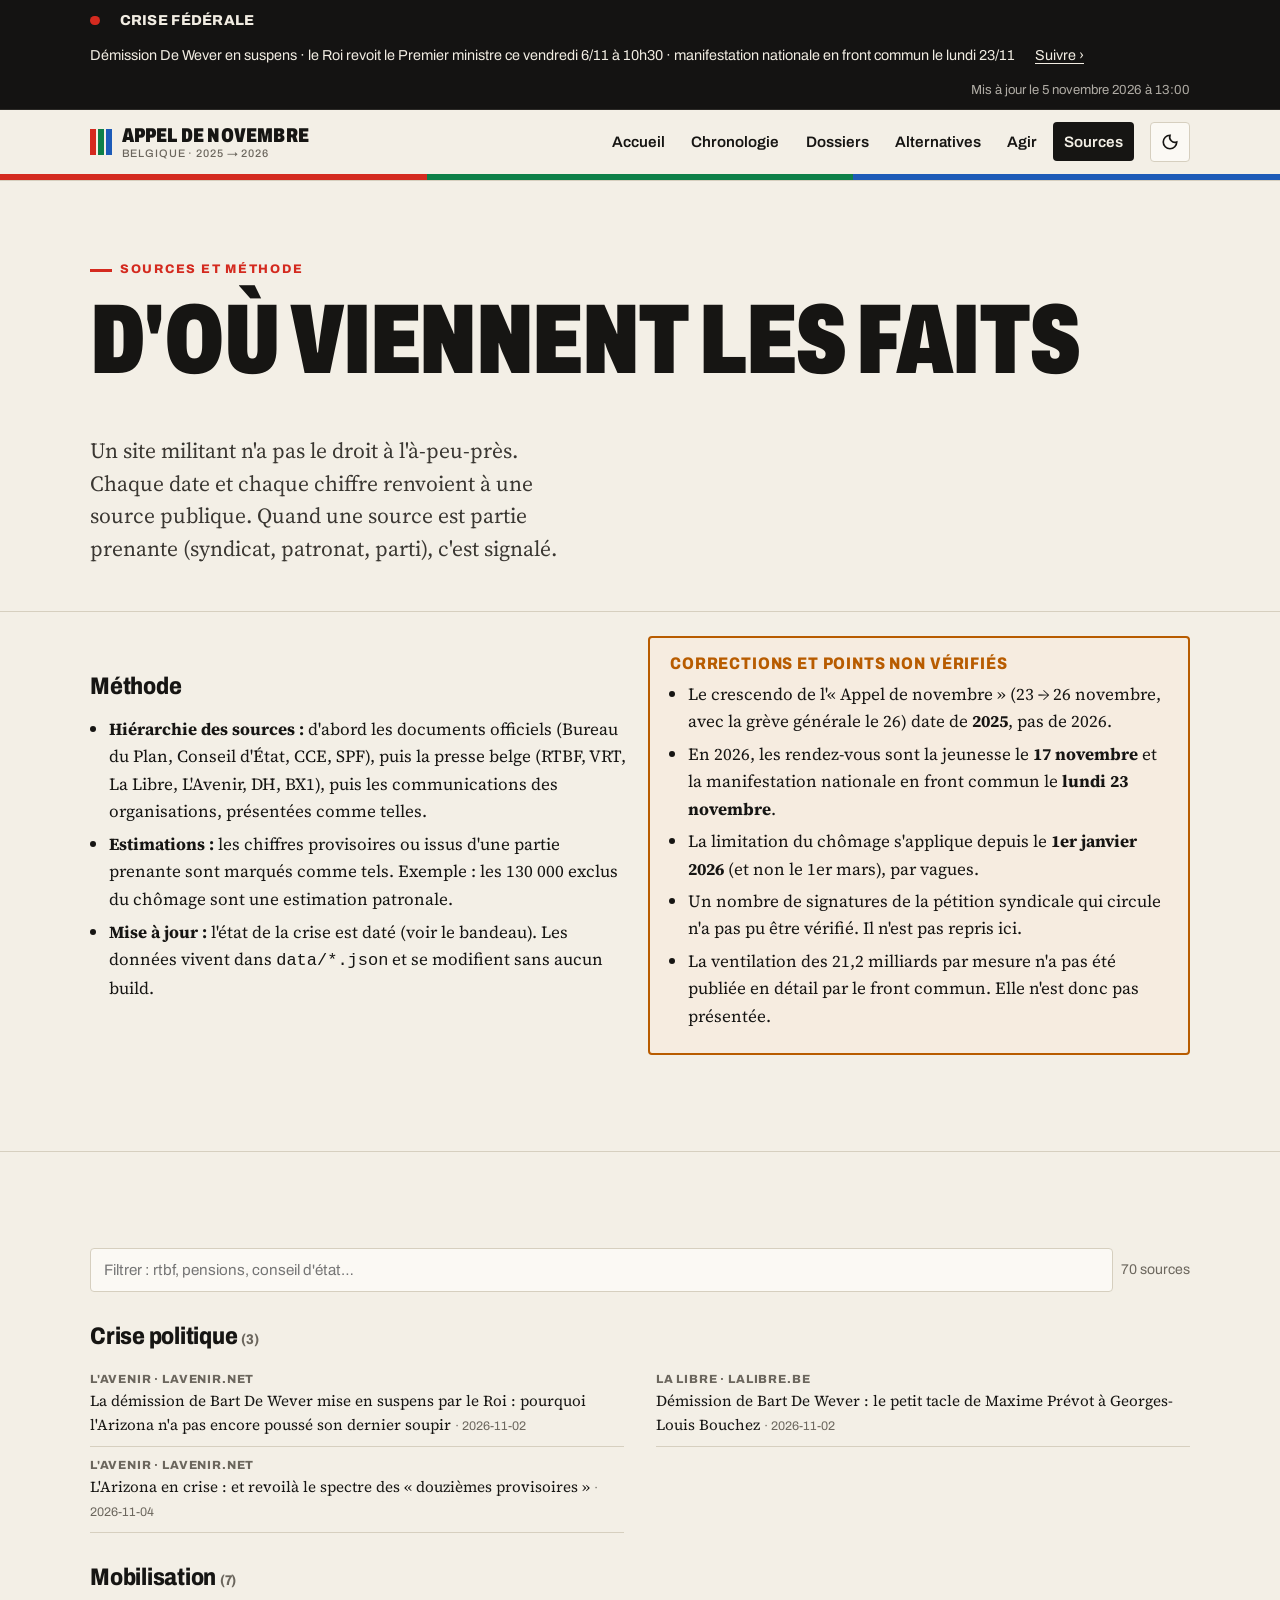
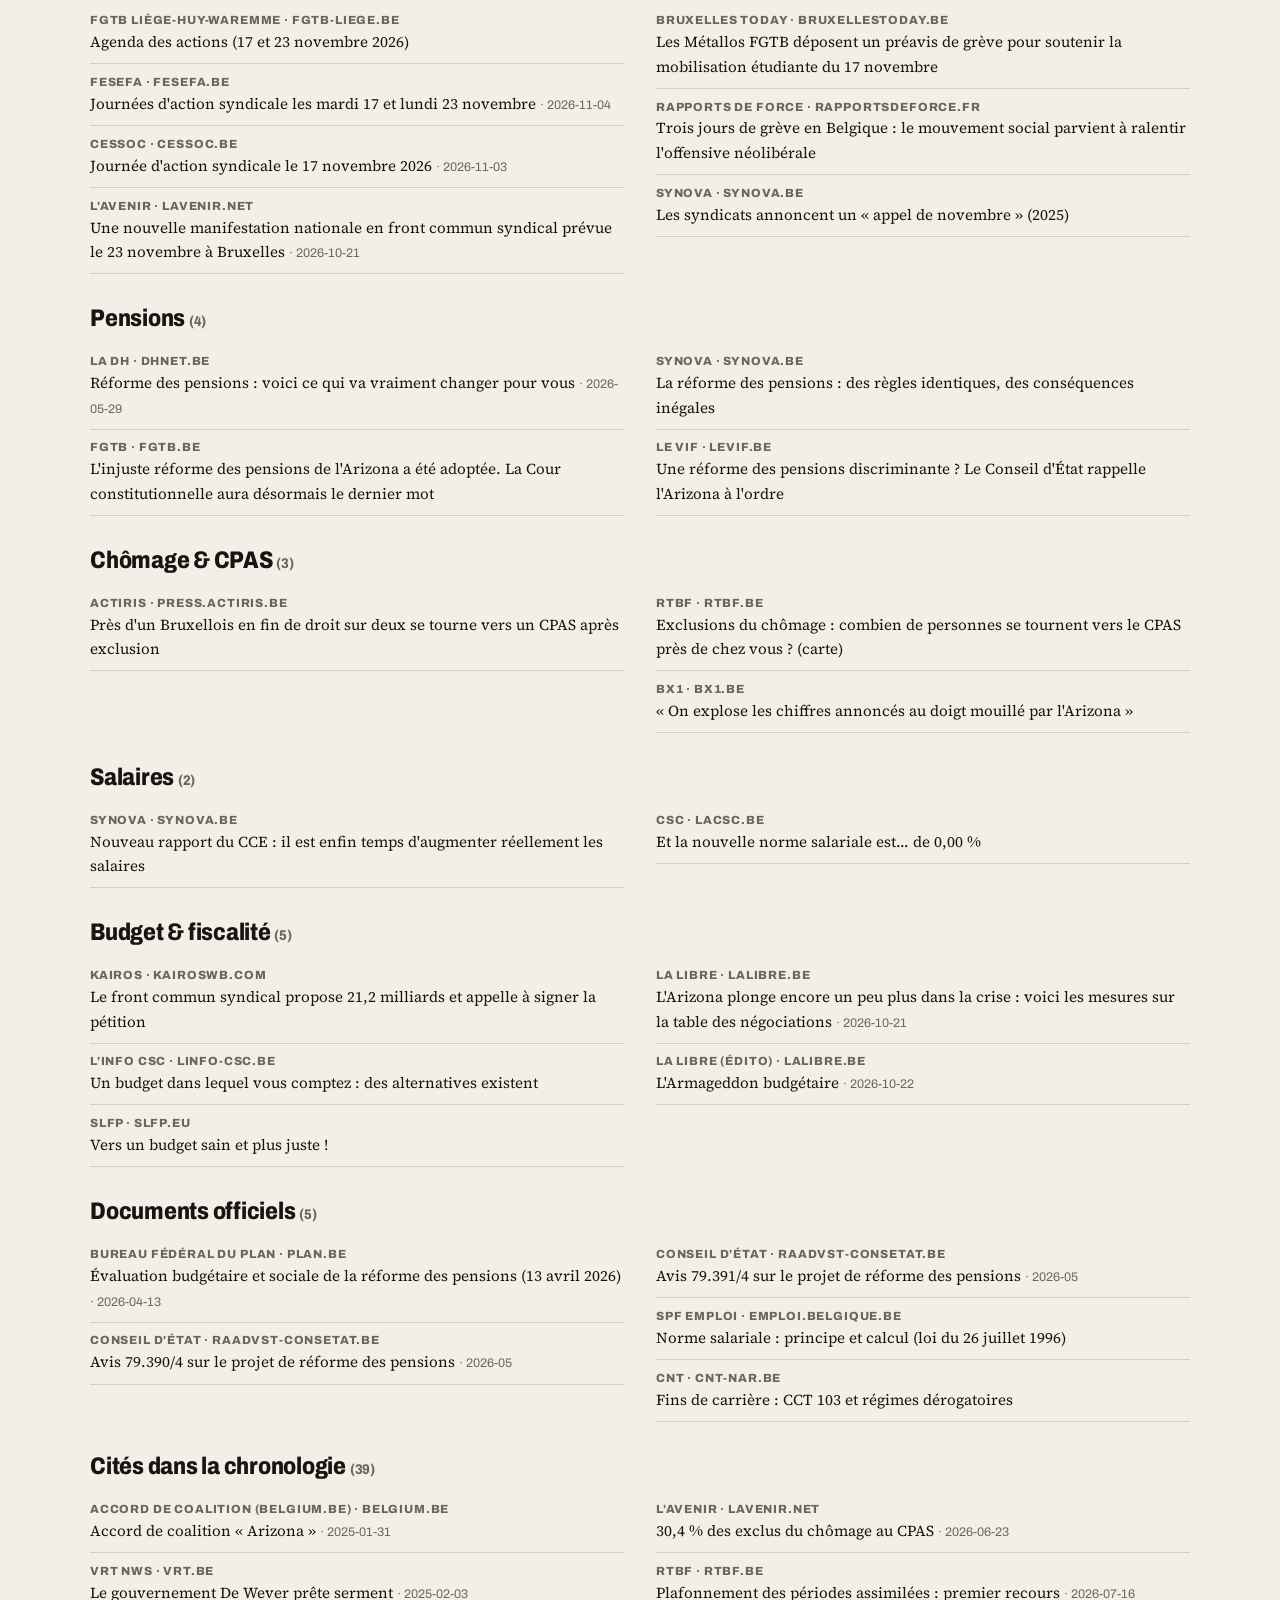
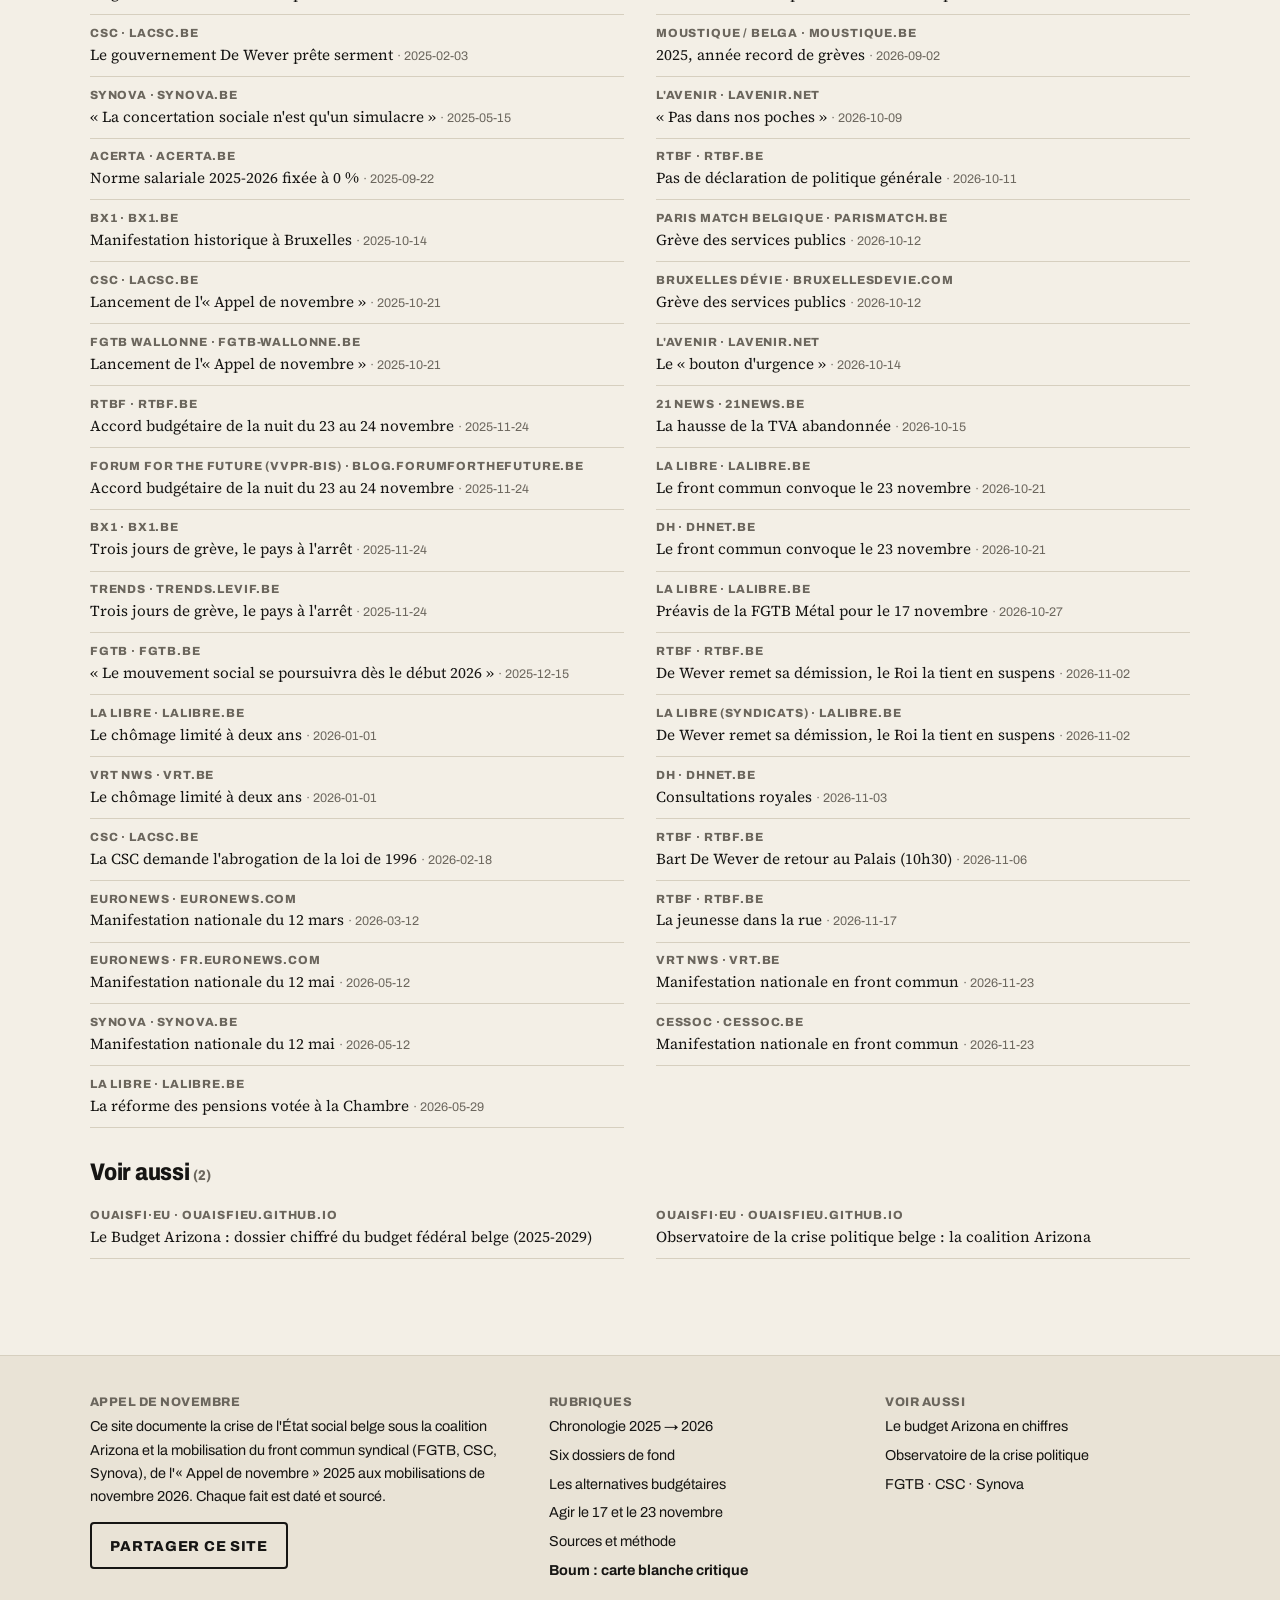
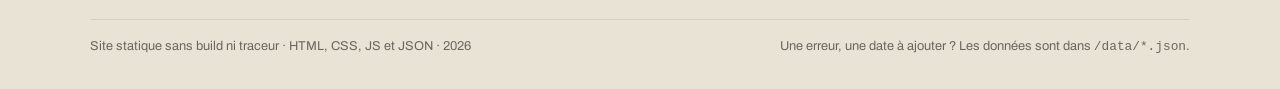
<file: sources.html>
<!doctype html>
<html lang="fr-BE">
<head>
<meta charset="utf-8">
<meta name="viewport" content="width=device-width, initial-scale=1">
<meta name="theme-color" content="#d42a1f">
<link rel="icon" href="data:image/svg+xml,%3Csvg xmlns='http://www.w3.org/2000/svg' viewBox='0 0 30 32'%3E%3Crect width='8' height='32' fill='%23d42a1f'/%3E%3Crect x='11' width='8' height='32' fill='%230d8048'/%3E%3Crect x='22' width='8' height='32' fill='%231d5bb8'/%3E%3C/svg%3E">
<link rel="preconnect" href="https://fonts.googleapis.com">
<link rel="preconnect" href="https://fonts.gstatic.com" crossorigin>
<link rel="stylesheet" href="https://fonts.googleapis.com/css2?family=Archivo:wdth,wght@62..125,400..900&family=Source+Serif+4:ital,opsz,wght@0,8..60,400..700;1,8..60,400&display=swap">
<link rel="stylesheet" href="assets/css/style.css">
<script>try{var t=localStorage.getItem("adn-theme");if(t)document.documentElement.dataset.theme=t}catch(e){}</script>
<title>Sources et méthode · Appel de novembre</title>
<meta name="description" content="Toutes les sources du site Appel de novembre : presse belge, documents officiels, organisations syndicales. Méthode et corrections.">
<link rel="canonical" href="https://ouaisfieu.github.io/appel-de-novembre/sources.html">
</head>
<body data-page="sources">
<a class="skip" href="#contenu">Aller au contenu</a>
<div class="alert" data-alert role="region" aria-label="État de la crise">
  <div class="wrap">
    <span class="pulse" aria-hidden="true"></span>
    <strong>Crise fédérale</strong>
    <span data-alert-text>Démission De Wever en suspens · manifestation nationale en front commun le lundi 23/11</span>
    <a href="index.html#crise">Suivre ›</a>
    <span class="stamp" data-alert-stamp></span>
  </div>
</div>
<header class="site-header">
  <div class="wrap">
    <a class="brand" href="index.html" aria-label="Appel de novembre, accueil">
      <span class="brand-mark" aria-hidden="true"><i></i><i></i><i></i></span>
      <span>Appel de novembre<small>Belgique · 2025 → 2026</small></span>
    </a>
    <button class="icon-btn menu-btn" aria-expanded="false" aria-controls="nav" aria-label="Menu">
      <svg width="20" height="20" viewBox="0 0 24 24" fill="none" stroke="currentColor" stroke-width="2.4" aria-hidden="true"><path d="M3 6h18M3 12h18M3 18h18"/></svg>
    </button>
    <nav class="nav" id="nav" aria-label="Navigation principale">
      <a href="index.html" data-nav="accueil">Accueil</a>
      <a href="chronologie.html" data-nav="chronologie">Chronologie</a>
      <a href="dossiers.html" data-nav="dossiers">Dossiers</a>
      <a href="alternatives.html" data-nav="alternatives">Alternatives</a>
      <a href="agir.html" data-nav="agir">Agir</a>
      <a href="sources.html" data-nav="sources" aria-current="page">Sources</a>
    </nav>
    <button class="icon-btn" data-theme-toggle aria-label="Basculer le thème clair/sombre">
      <svg width="18" height="18" viewBox="0 0 24 24" fill="none" stroke="currentColor" stroke-width="2.2" aria-hidden="true"><path d="M12 3a9 9 0 1 0 9 9 7 7 0 0 1-9-9z"/></svg>
    </button>
  </div>
  <div class="tricolore" aria-hidden="true"><span></span><span></span><span></span></div>
</header>
<main id="contenu">
  <section class="hero" style="padding-bottom:24px">
    <div class="wrap">
      <p class="kicker">Sources et méthode</p>
      <h1>D'où viennent les faits</h1>
      <p class="lead">Un site militant n'a pas le droit à l'à-peu-près. Chaque date et chaque chiffre renvoient à une source publique. Quand une source est partie prenante (syndicat, patronat, parti), c'est signalé.</p>
    </div>
  </section>

  <section style="padding-top:24px">
    <div class="wrap grid-2">
      <div class="prose">
        <h3 class="mt-0">Méthode</h3>
        <ul>
          <li><strong>Hiérarchie des sources :</strong> d'abord les documents officiels (Bureau du Plan, Conseil d'État, CCE, SPF), puis la presse belge (RTBF, VRT, La Libre, L'Avenir, DH, BX1), puis les communications des organisations, présentées comme telles.</li>
          <li><strong>Estimations :</strong> les chiffres provisoires ou issus d'une partie prenante sont marqués comme tels. Exemple : les 130 000 exclus du chômage sont une estimation patronale.</li>
          <li><strong>Mise à jour :</strong> l'état de la crise est daté (voir le bandeau). Les données vivent dans <code>data/*.json</code> et se modifient sans aucun build.</li>
        </ul>
      </div>
      <div class="notice">
        <h3>Corrections et points non vérifiés</h3>
        <ul>
          <li>Le crescendo de l'« Appel de novembre » (23 → 26 novembre, avec la grève générale le 26) date de <strong>2025</strong>, pas de 2026.</li>
          <li>En 2026, les rendez-vous sont la jeunesse le <strong>17 novembre</strong> et la manifestation nationale en front commun le <strong>lundi 23 novembre</strong>.</li>
          <li>La limitation du chômage s'applique depuis le <strong>1er janvier 2026</strong> (et non le 1er mars), par vagues.</li>
          <li>Un nombre de signatures de la pétition syndicale qui circule n'a pas pu être vérifié. Il n'est pas repris ici.</li>
          <li>La ventilation des 21,2 milliards par mesure n'a pas été publiée en détail par le front commun. Elle n'est donc pas présentée.</li>
        </ul>
      </div>
    </div>
  </section>

  <section>
    <div class="wrap">
      <div class="filters">
        <label class="sr-only" for="q">Filtrer les sources</label>
        <input class="search" id="q" type="search" placeholder="Filtrer : rtbf, pensions, conseil d'état…" data-search>
        <span class="muted small ui" data-count></span>
      </div>
      <div data-sources><p class="loading">Chargement des sources…</p></div>
    </div>
  </section>
</main>
<footer class="site-footer">
  <div class="wrap">
    <div class="footer-grid">
      <div>
        <h4>Appel de novembre</h4>
        <p>Ce site documente la crise de l'État social belge sous la coalition Arizona et la mobilisation du front commun syndical (FGTB, CSC, Synova), de l'« Appel de novembre » 2025 aux mobilisations de novembre 2026. Chaque fait est daté et sourcé.</p>
        <p><button class="btn ghost" data-share type="button">Partager ce site</button></p>
      </div>
      <div>
        <h4>Rubriques</h4>
        <ul>
          <li><a href="chronologie.html">Chronologie 2025 → 2026</a></li>
          <li><a href="dossiers.html">Six dossiers de fond</a></li>
          <li><a href="alternatives.html">Les alternatives budgétaires</a></li>
          <li><a href="agir.html">Agir le 17 et le 23 novembre</a></li>
          <li><a href="sources.html">Sources et méthode</a></li>
          <li><a href="boum/"><strong>Boum : carte blanche critique</strong></a></li>
        </ul>
      </div>
      <div>
        <h4>Voir aussi</h4>
        <ul>
          <li><a href="https://ouaisfieu.github.io/arizona/budget/">Le budget Arizona en chiffres</a></li>
          <li><a href="https://ouaisfieu.github.io/novembre/crise/belgique/">Observatoire de la crise politique</a></li>
          <li><a href="https://www.fgtb.be/">FGTB</a> · <a href="https://www.lacsc.be/">CSC</a> · <a href="https://www.synova.be/">Synova</a></li>
        </ul>
      </div>
    </div>
    <div class="colophon">
      <span>Site statique sans build ni traceur · HTML, CSS, JS et JSON · <span data-year>2026</span></span>
      <span>Une erreur, une date à ajouter ? Les données sont dans <code>/data/*.json</code>.</span>
    </div>
  </div>
</footer>
<script src="assets/js/app.js" defer></script>
</body>
</html>
</file>
<file: assets/css/style.css>
/* ==========================================================================
   Appel de novembre — feuille de style unique (aucun build)
   ========================================================================== */

:root {
  --paper: #f3efe6;
  --paper-2: #e9e3d6;
  --card: #fbf9f4;
  --ink: #161513;
  --ink-2: #3a3732;
  --muted: #6b665d;
  --line: #d6cfbf;
  --red: #d42a1f;     /* FGTB */
  --green: #0d8048;   /* CSC */
  --blue: #1d5bb8;    /* Synova */
  --accent: var(--red);
  --accent-ink: #ffffff;
  --warn: #b85c00;
  --shadow: 0 1px 0 rgba(0,0,0,.04), 0 8px 24px -12px rgba(0,0,0,.18);
  --radius: 4px;
  --max: 1180px;
  --gutter: clamp(16px, 4vw, 40px);
  --f-display: "Archivo", "Arial Narrow", system-ui, sans-serif;
  --f-text: "Source Serif 4", Georgia, "Times New Roman", serif;
  --f-ui: "Archivo", system-ui, -apple-system, "Segoe UI", sans-serif;
  color-scheme: light;
}

@media (prefers-color-scheme: dark) {
  :root:not([data-theme="light"]) {
    --paper: #121110;
    --paper-2: #1b1a18;
    --card: #1d1c1a;
    --ink: #f1ece2;
    --ink-2: #cfc8bb;
    --muted: #9b9488;
    --line: #34312c;
    --red: #ff5545;
    --green: #2fbf77;
    --blue: #6a9cff;
    --accent-ink: #120a09;
    --warn: #ffa64d;
    --shadow: 0 1px 0 rgba(0,0,0,.3), 0 8px 24px -12px rgba(0,0,0,.6);
    color-scheme: dark;
  }
}
:root[data-theme="dark"] {
  --paper: #121110;
  --paper-2: #1b1a18;
  --card: #1d1c1a;
  --ink: #f1ece2;
  --ink-2: #cfc8bb;
  --muted: #9b9488;
  --line: #34312c;
  --red: #ff5545;
  --green: #2fbf77;
  --blue: #6a9cff;
  --accent-ink: #120a09;
  --warn: #ffa64d;
  --shadow: 0 1px 0 rgba(0,0,0,.3), 0 8px 24px -12px rgba(0,0,0,.6);
  color-scheme: dark;
}

*, *::before, *::after { box-sizing: border-box; }
html { -webkit-text-size-adjust: 100%; scroll-behavior: smooth; }
@media (prefers-reduced-motion: reduce) { html { scroll-behavior: auto; } * { animation: none !important; transition: none !important; } }

body {
  margin: 0;
  background: var(--paper);
  color: var(--ink);
  font-family: var(--f-text);
  font-size: 1.0625rem;
  line-height: 1.6;
  text-rendering: optimizeLegibility;
  overflow-x: hidden;
}

img, svg { max-width: 100%; display: block; }
a { color: inherit; text-decoration-thickness: 1px; text-underline-offset: 3px; }
a:hover { color: var(--accent); }
:focus-visible { outline: 3px solid var(--blue); outline-offset: 2px; }

.skip { position: absolute; left: -9999px; top: 0; background: var(--ink); color: var(--paper); padding: .6rem 1rem; z-index: 100; }
.skip:focus { left: 1rem; top: 1rem; }

.wrap { max-width: var(--max); margin: 0 auto; padding: 0 var(--gutter); }

/* ---------- Tricolore du front commun ---------- */
.tricolore { display: grid; grid-template-columns: 1fr 1fr 1fr; height: 6px; }
.tricolore span:nth-child(1) { background: var(--red); }
.tricolore span:nth-child(2) { background: var(--green); }
.tricolore span:nth-child(3) { background: var(--blue); }

/* ---------- Bandeau d'alerte ---------- */
.alert {
  background: #141312;
  color: #f1ece2;
  border-bottom: 1px solid #2c2a27;
  font-family: var(--f-ui);
  font-size: .9rem;
}
.alert .wrap { display: flex; gap: .75rem 1.25rem; align-items: center; flex-wrap: wrap; padding-top: .55rem; padding-bottom: .55rem; }
.alert .pulse { width: .6rem; height: .6rem; border-radius: 50%; background: var(--red); box-shadow: 0 0 0 0 rgba(212,42,31,.7); animation: pulse 1.8s infinite; flex: none; }
@keyframes pulse { 70% { box-shadow: 0 0 0 10px rgba(212,42,31,0); } 100% { box-shadow: 0 0 0 0 rgba(212,42,31,0); } }
.alert strong { font-weight: 800; letter-spacing: .02em; text-transform: uppercase; }
.alert a { color: inherit; }
.alert .stamp { opacity: .7; margin-left: auto; font-size: .82rem; }

/* ---------- En-tête ---------- */
.site-header { border-bottom: 1px solid var(--line); background: var(--paper); position: sticky; top: 0; z-index: 50; }
.site-header .wrap { display: flex; align-items: center; gap: 1rem; min-height: 64px; }
.brand { display: flex; align-items: center; gap: .6rem; text-decoration: none; font-family: var(--f-display); font-weight: 900; font-stretch: 75%; text-transform: uppercase; letter-spacing: .01em; font-size: 1.25rem; line-height: 1; }
.brand-mark { display: grid; grid-template-columns: repeat(3, 6px); gap: 2px; height: 26px; }
.brand-mark i { display: block; }
.brand-mark i:nth-child(1) { background: var(--red); }
.brand-mark i:nth-child(2) { background: var(--green); }
.brand-mark i:nth-child(3) { background: var(--blue); }
.brand small { display: block; font-family: var(--f-ui); font-weight: 500; font-stretch: 100%; font-size: .68rem; letter-spacing: .08em; color: var(--muted); margin-top: 3px; }

.nav { margin-left: auto; display: flex; gap: .25rem; font-family: var(--f-ui); font-size: .95rem; }
.nav a { text-decoration: none; padding: .45rem .7rem; border-radius: var(--radius); font-weight: 600; }
.nav a:hover { background: var(--paper-2); color: var(--ink); }
.nav a[aria-current="page"] { background: var(--ink); color: var(--paper); }

.icon-btn { appearance: none; border: 1px solid var(--line); background: var(--card); color: var(--ink); width: 40px; height: 40px; border-radius: var(--radius); display: inline-grid; place-items: center; cursor: pointer; flex: none; }
.icon-btn:hover { border-color: var(--ink); }
.menu-btn { display: none; }

@media (max-width: 880px) {
  .menu-btn { display: inline-grid; margin-left: auto; }
  .nav { display: none; position: absolute; top: 100%; left: 0; right: 0; background: var(--paper); border-bottom: 1px solid var(--line); flex-direction: column; padding: .5rem var(--gutter) 1rem; }
  .nav.open { display: flex; }
  .nav a { padding: .75rem .5rem; font-size: 1.05rem; }
}

/* ---------- Typo ---------- */
h1, h2, h3, h4 { font-family: var(--f-display); line-height: 1.05; margin: 0 0 .5em; letter-spacing: -.01em; }
h1 { font-weight: 900; font-stretch: 70%; text-transform: uppercase; font-size: clamp(2.6rem, 8vw, 6.2rem); letter-spacing: -.015em; line-height: .92; }
h2 { font-weight: 900; font-stretch: 75%; text-transform: uppercase; font-size: clamp(1.9rem, 4.4vw, 3.2rem); }
h3 { font-weight: 800; font-stretch: 85%; font-size: clamp(1.2rem, 2.2vw, 1.5rem); }
h4 { font-weight: 800; font-size: 1.05rem; text-transform: uppercase; letter-spacing: .04em; font-family: var(--f-ui); }
p { margin: 0 0 1em; }
.lead { font-size: clamp(1.15rem, 2vw, 1.35rem); line-height: 1.5; color: var(--ink-2); max-width: 46ch; }
.kicker { font-family: var(--f-ui); font-weight: 800; text-transform: uppercase; letter-spacing: .14em; font-size: .78rem; color: var(--accent); margin: 0 0 .9rem; display: inline-flex; align-items: center; gap: .5rem; }
.kicker::before { content: ""; width: 22px; height: 3px; background: currentColor; }
.muted { color: var(--muted); }
.small { font-size: .88rem; }
.ui { font-family: var(--f-ui); }
mark { background: color-mix(in srgb, var(--red) 22%, transparent); color: inherit; padding: 0 .15em; }

/* ---------- Sections ---------- */
section { padding: clamp(48px, 8vw, 96px) 0; }
section + section { border-top: 1px solid var(--line); }
.section-head { display: flex; align-items: end; justify-content: space-between; gap: 1rem 2rem; flex-wrap: wrap; margin-bottom: 2rem; }
.section-head p { max-width: 52ch; margin: 0; color: var(--ink-2); }

/* ---------- Hero ---------- */
.hero { padding-top: clamp(36px, 6vw, 72px); padding-bottom: clamp(40px, 6vw, 80px); position: relative; }
.hero-grid { display: grid; grid-template-columns: minmax(0, 1.35fr) minmax(0, 1fr); gap: clamp(24px, 5vw, 64px); align-items: start; }
@media (max-width: 960px) { .hero-grid { grid-template-columns: 1fr; } }
.hero h1 .accent { color: var(--red); display: block; }
.hero .lead { margin-top: 1.2rem; }
.hero-actions { display: flex; flex-wrap: wrap; gap: .6rem; margin-top: 1.6rem; }

.btn { font-family: var(--f-ui); font-weight: 800; text-transform: uppercase; letter-spacing: .05em; font-size: .9rem; text-decoration: none; display: inline-flex; align-items: center; gap: .5rem; padding: .85rem 1.15rem; border-radius: var(--radius); border: 2px solid var(--ink); background: var(--ink); color: var(--paper); cursor: pointer; }
.btn:hover { background: var(--red); border-color: var(--red); color: #fff; }
.btn.ghost { background: transparent; color: var(--ink); }
.btn.ghost:hover { background: var(--ink); color: var(--paper); border-color: var(--ink); }

/* Cartes rendez-vous */
.rdv { background: var(--card); border: 1px solid var(--line); border-radius: var(--radius); box-shadow: var(--shadow); overflow: hidden; }
.rdv + .rdv { margin-top: 1rem; }
.rdv-top { display: flex; align-items: stretch; }
.rdv-date { background: var(--red); color: #fff; font-family: var(--f-display); font-weight: 900; font-stretch: 70%; text-align: center; padding: .9rem 1rem; min-width: 104px; display: flex; flex-direction: column; justify-content: center; }
.rdv.green .rdv-date { background: var(--green); }
.rdv.blue .rdv-date { background: var(--blue); }
.rdv.ink .rdv-date { background: var(--ink); color: var(--paper); }
.rdv-date .d { font-size: 3rem; line-height: .9; }
.rdv-date .m { font-size: .95rem; text-transform: uppercase; letter-spacing: .08em; }
.rdv-date .w { font-family: var(--f-ui); font-size: .72rem; font-weight: 600; text-transform: uppercase; letter-spacing: .1em; opacity: .9; margin-bottom: 2px; }
.rdv-body { padding: .9rem 1.1rem; flex: 1; min-width: 0; }
.rdv-body h3 { margin: 0 0 .25rem; font-size: 1.2rem; }
.rdv-body p { margin: 0; font-size: .95rem; color: var(--ink-2); }
.rdv-meta { display: flex; flex-wrap: wrap; gap: .35rem .8rem; font-family: var(--f-ui); font-size: .8rem; color: var(--muted); margin-top: .5rem; }
.countdown { font-family: var(--f-ui); font-size: .8rem; font-weight: 800; text-transform: uppercase; letter-spacing: .06em; color: var(--red); }
.rdv.green .countdown { color: var(--green); }
.rdv.blue .countdown { color: var(--blue); }

/* ---------- Tag / badges ---------- */
.tag { display: inline-flex; align-items: center; gap: .35rem; font-family: var(--f-ui); font-size: .72rem; font-weight: 800; text-transform: uppercase; letter-spacing: .08em; padding: .2rem .5rem; border-radius: 2px; border: 1px solid var(--line); color: var(--ink-2); background: transparent; white-space: nowrap; }
.tag.red { border-color: var(--red); color: var(--red); }
.tag.green { border-color: var(--green); color: var(--green); }
.tag.blue { border-color: var(--blue); color: var(--blue); }
.tag.solid { background: var(--ink); color: var(--paper); border-color: var(--ink); }

/* ---------- Etat de crise ---------- */
.crise { background: #141312; color: #f1ece2; border-top: 1px solid #2c2a27; border-bottom: 1px solid #2c2a27; }
.crise h2, .crise h3 { color: #f1ece2; }
.crise .kicker { color: #ff6a5c; }
.crise .section-head p { color: #cfc8bb; }
.crise-grid { display: grid; grid-template-columns: repeat(12, minmax(0, 1fr)); gap: 1rem; }
.crise-card { grid-column: span 4; border: 1px solid #3a3732; padding: 1.2rem; border-radius: var(--radius); background: #1d1c1a; }
.crise-card.wide { grid-column: span 8; }
.crise-card h3 { font-size: 1.15rem; margin-bottom: .6rem; }
.crise-card p, .crise-card li { color: #ded7ca; font-size: .98rem; }
.crise-card ul { margin: 0; padding-left: 1.1rem; }
.crise-card li { margin-bottom: .4rem; }
.crise-card .big { font-family: var(--f-display); font-weight: 900; font-stretch: 70%; font-size: 3.4rem; line-height: .9; color: #ff6a5c; margin-bottom: .3rem; }
.crise-card a { color: #fff; }
@media (max-width: 900px) { .crise-card, .crise-card.wide { grid-column: span 12; } }

.steps { list-style: none; margin: 0; padding: 0; display: grid; gap: .5rem; }
.steps li { display: grid; grid-template-columns: 92px 1fr; gap: .75rem; padding: .55rem 0; border-bottom: 1px dashed #3a3732; font-size: .95rem; }
.steps li:last-child { border-bottom: 0; }
.steps .when { font-family: var(--f-ui); font-weight: 800; font-size: .8rem; text-transform: uppercase; letter-spacing: .06em; color: #ff6a5c; padding-top: .15rem; }
.steps li.done .when { color: #9b9488; }
.steps li.next { background: rgba(255,106,92,.08); margin: 0 -.6rem; padding: .55rem .6rem; border-radius: var(--radius); }

/* ---------- Chiffres ---------- */
.stats { display: grid; grid-template-columns: repeat(4, minmax(0, 1fr)); gap: 0; border-top: 2px solid var(--ink); }
.stat { padding: 1.3rem 1.2rem 1.4rem 0; border-bottom: 1px solid var(--line); }
.stat + .stat { padding-left: 1.2rem; border-left: 1px solid var(--line); }
.stat .n { font-family: var(--f-display); font-weight: 900; font-stretch: 70%; font-size: clamp(2.4rem, 5vw, 3.6rem); line-height: .95; letter-spacing: -.01em; }
.stat .n small { font-size: .5em; font-stretch: 85%; margin-left: .1em; }
.stat .l { font-family: var(--f-ui); font-weight: 700; font-size: .92rem; margin-top: .35rem; }
.stat .s { font-size: .8rem; color: var(--muted); margin-top: .35rem; font-family: var(--f-ui); }
.stat .s a { color: inherit; }
.stat.red .n { color: var(--red); }
.stat.green .n { color: var(--green); }
.stat.blue .n { color: var(--blue); }
@media (max-width: 900px) {
  .stats { grid-template-columns: repeat(2, minmax(0, 1fr)); }
  .stat:nth-child(odd) { padding-left: 0; border-left: 0; }
  .stat:nth-child(even) { padding-left: 1rem; border-left: 1px solid var(--line); }
}
@media (max-width: 460px) {
  .stats { grid-template-columns: 1fr; }
  .stat, .stat:nth-child(even) { padding-left: 0; border-left: 0; }
}

/* ---------- Grille générique ---------- */
.grid-3 { display: grid; grid-template-columns: repeat(3, minmax(0, 1fr)); gap: 1rem; }
.grid-2 { display: grid; grid-template-columns: repeat(2, minmax(0, 1fr)); gap: 1rem; }
@media (max-width: 900px) { .grid-3 { grid-template-columns: 1fr; } }
@media (max-width: 760px) { .grid-2 { grid-template-columns: 1fr; } }

.card { background: var(--card); border: 1px solid var(--line); border-radius: var(--radius); padding: 1.3rem; position: relative; }
.card h3 { margin-bottom: .5rem; }
.card p:last-child { margin-bottom: 0; }
.card.bar-red { border-top: 4px solid var(--red); }
.card.bar-green { border-top: 4px solid var(--green); }
.card.bar-blue { border-top: 4px solid var(--blue); }
.card .more { font-family: var(--f-ui); font-weight: 800; font-size: .85rem; text-transform: uppercase; letter-spacing: .05em; text-decoration: none; display: inline-flex; gap: .35rem; margin-top: .6rem; }

/* Syndicats */
.union { display: flex; flex-direction: column; gap: .4rem; }
.union .name { font-family: var(--f-display); font-weight: 900; font-stretch: 70%; font-size: 2.3rem; line-height: 1; text-transform: uppercase; }
.union.red .name { color: var(--red); }
.union.green .name { color: var(--green); }
.union.blue .name { color: var(--blue); }

/* ---------- Encadré correctif ---------- */
.notice { border: 2px solid var(--warn); background: color-mix(in srgb, var(--warn) 8%, var(--card)); padding: 1.1rem 1.25rem; border-radius: var(--radius); }
.notice h3 { color: var(--warn); font-size: 1.05rem; text-transform: uppercase; font-family: var(--f-ui); letter-spacing: .05em; }
.notice ul { margin: .25rem 0 0; padding-left: 1.1rem; }
.notice li { margin-bottom: .35rem; }

/* ---------- Chronologie ---------- */
.filters { display: flex; flex-wrap: wrap; gap: .5rem; align-items: center; margin-bottom: 1.5rem; }
.chip { appearance: none; font-family: var(--f-ui); font-weight: 700; font-size: .85rem; border: 1px solid var(--line); background: var(--card); color: var(--ink); padding: .45rem .8rem; border-radius: 999px; cursor: pointer; }
.chip:hover { border-color: var(--ink); }
.chip[aria-pressed="true"] { background: var(--ink); color: var(--paper); border-color: var(--ink); }
.search { flex: 1 1 220px; min-width: 0; font: inherit; font-family: var(--f-ui); font-size: .95rem; padding: .55rem .8rem; border: 1px solid var(--line); background: var(--card); color: var(--ink); border-radius: var(--radius); }
.search:focus { border-color: var(--ink); outline: none; }

.timeline { position: relative; margin: 0; padding: 0; list-style: none; }
.timeline::before { content: ""; position: absolute; left: 118px; top: 0; bottom: 0; width: 2px; background: var(--line); }
.year { font-family: var(--f-display); font-weight: 900; font-stretch: 70%; font-size: 3.2rem; line-height: 1; margin: 2.2rem 0 1rem; position: relative; background: var(--paper); display: inline-block; padding-right: 1rem; z-index: 1; }
.year:first-child { margin-top: 0; }
.ev { display: grid; grid-template-columns: 104px 28px minmax(0, 1fr); gap: 0 0; margin-bottom: 1.1rem; position: relative; }
.ev-date { font-family: var(--f-ui); font-weight: 800; font-size: .82rem; text-transform: uppercase; letter-spacing: .04em; text-align: right; padding-top: .95rem; color: var(--ink-2); padding-right: .25rem; }
.ev-dot { position: relative; }
.ev-dot::after { content: ""; position: absolute; left: 8px; top: 1.05rem; width: 12px; height: 12px; border-radius: 50%; background: var(--paper); border: 3px solid var(--ink); }
.ev[data-cat="syndical"] .ev-dot::after { border-color: var(--red); }
.ev[data-cat="gouvernement"] .ev-dot::after { border-color: var(--ink); }
.ev[data-cat="social"] .ev-dot::after { border-color: var(--green); }
.ev[data-cat="justice"] .ev-dot::after { border-color: var(--blue); }
.ev.key .ev-dot::after { width: 16px; height: 16px; left: 6px; top: .95rem; background: var(--red); border-color: var(--red); }
.ev.future .ev-card { border-style: dashed; }
.ev-card { background: var(--card); border: 1px solid var(--line); border-radius: var(--radius); padding: .85rem 1rem; min-width: 0; }
.ev-card h3 { font-size: 1.1rem; margin-bottom: .3rem; font-stretch: 90%; }
.ev-card p { margin: 0 0 .4rem; font-size: .97rem; color: var(--ink-2); }
.ev-tags { display: flex; flex-wrap: wrap; gap: .3rem; margin-bottom: .45rem; }
.ev-src { font-family: var(--f-ui); font-size: .78rem; color: var(--muted); display: flex; flex-wrap: wrap; gap: .2rem .7rem; }
.ev-src a { color: inherit; }
.ev.today-marker { display: block; margin: 1.4rem 0; }
.today-line { display: flex; align-items: center; gap: .6rem; font-family: var(--f-ui); font-weight: 900; text-transform: uppercase; letter-spacing: .1em; font-size: .8rem; color: var(--red); }
.today-line::before, .today-line::after { content: ""; height: 2px; background: var(--red); flex: 1; }
@media (max-width: 640px) {
  .timeline::before { left: 9px; }
  .ev { grid-template-columns: 28px minmax(0, 1fr); }
  .ev-date { grid-column: 2; text-align: left; padding: 0 0 .3rem; order: -1; }
  .ev-dot { grid-row: 1 / span 2; grid-column: 1; }
  .ev-dot::after { left: 2px; top: .1rem; }
  .ev.key .ev-dot::after { left: 0; top: 0; }
  .ev-card { grid-column: 2; }
  .year { font-size: 2.6rem; }
}
.empty { padding: 2rem; text-align: center; color: var(--muted); border: 1px dashed var(--line); border-radius: var(--radius); }

/* ---------- Dossiers ---------- */
.toc { display: flex; flex-wrap: wrap; gap: .5rem; margin: 1.5rem 0 0; padding: 0; list-style: none; }
.toc a { display: inline-block; font-family: var(--f-ui); font-weight: 700; font-size: .9rem; text-decoration: none; border: 1px solid var(--line); padding: .45rem .8rem; border-radius: 999px; background: var(--card); }
.toc a:hover { border-color: var(--ink); color: var(--ink); }

.dossier { display: grid; grid-template-columns: minmax(0, 300px) minmax(0, 1fr); gap: clamp(20px, 4vw, 56px); scroll-margin-top: 90px; }
@media (max-width: 900px) { .dossier { grid-template-columns: minmax(0, 1fr); } }
.dossier-aside .num { font-family: var(--f-display); font-weight: 900; font-stretch: 70%; font-size: 5rem; line-height: .8; color: var(--red); }
.dossier-aside h2 { margin-top: .5rem; }
.dossier-aside .status { margin-top: 1rem; display: grid; gap: .5rem; }
.dossier-aside .status div { font-family: var(--f-ui); font-size: .88rem; border-left: 3px solid var(--ink); padding-left: .6rem; }
.dossier-aside .status b { display: block; text-transform: uppercase; letter-spacing: .06em; font-size: .72rem; color: var(--muted); }
.versus { display: grid; grid-template-columns: 1fr 1fr; gap: 1rem; margin: 1.4rem 0; }
@media (max-width: 760px) { .versus { grid-template-columns: minmax(0, 1fr); } }
.versus .side { padding: 1rem 1.1rem; border-radius: var(--radius); border: 1px solid var(--line); background: var(--card); }
.versus .side h4 { margin-bottom: .5rem; }
.versus .gov h4 { color: var(--ink-2); }
.versus .fc h4 { color: var(--red); }
.versus .fc { border-color: color-mix(in srgb, var(--red) 40%, var(--line)); }
.versus ul { margin: 0; padding-left: 1.1rem; font-size: .97rem; }
.versus li { margin-bottom: .4rem; }

table { width: 100%; border-collapse: collapse; font-family: var(--f-ui); font-size: .92rem; }
th, td { text-align: left; padding: .6rem .7rem; border-bottom: 1px solid var(--line); vertical-align: top; }
th { font-size: .74rem; text-transform: uppercase; letter-spacing: .07em; color: var(--muted); border-bottom: 2px solid var(--ink); }
td.num, th.num { text-align: right; font-variant-numeric: tabular-nums; white-space: nowrap; }
.table-scroll { overflow-x: auto; -webkit-overflow-scrolling: touch; border: 1px solid var(--line); border-radius: var(--radius); background: var(--card); }
.table-scroll table { min-width: 520px; }
caption { caption-side: bottom; text-align: left; font-size: .8rem; color: var(--muted); padding: .6rem .7rem; }

.src-note { font-family: var(--f-ui); font-size: .8rem; color: var(--muted); }
.src-note a { color: inherit; }

/* Barres (alternatives) */
.bars { display: grid; gap: .7rem; }
.bar-row { display: grid; grid-template-columns: minmax(0, 1fr) 70px; gap: .25rem 1rem; align-items: center; }
.bar-row .lbl { font-family: var(--f-ui); font-weight: 700; font-size: .92rem; }
.bar-row .val { font-family: var(--f-display); font-weight: 900; font-stretch: 75%; font-size: 1.4rem; text-align: right; grid-row: span 2; }
.bar-track { height: 14px; background: var(--paper-2); border-radius: 2px; overflow: hidden; }
.bar-fill { height: 100%; background: var(--red); width: 0; transition: width .9s cubic-bezier(.2,.7,.2,1); }
.bar-row:nth-child(2) .bar-fill { background: var(--green); }
.bar-row:nth-child(3) .bar-fill { background: var(--blue); }
.bar-row:nth-child(4) .bar-fill { background: var(--ink); }

/* ---------- Sources ---------- */
.src-list { list-style: none; padding: 0; margin: 0; columns: 2 380px; column-gap: 2rem; }
.src-list li { break-inside: avoid; padding: .55rem 0; border-bottom: 1px solid var(--line); font-size: .95rem; }
.src-list .who { font-family: var(--f-ui); font-weight: 800; font-size: .74rem; text-transform: uppercase; letter-spacing: .07em; color: var(--muted); display: block; }
.src-list a { text-decoration: none; }
.src-list a:hover { text-decoration: underline; }
.src-list .d { font-family: var(--f-ui); font-size: .78rem; color: var(--muted); }

/* ---------- Pied de page ---------- */
.site-footer { background: var(--paper-2); border-top: 1px solid var(--line); padding: 2.5rem 0 2rem; font-family: var(--f-ui); font-size: .9rem; }
.footer-grid { display: grid; grid-template-columns: 1.4fr 1fr 1fr; gap: 2rem; }
@media (max-width: 760px) { .footer-grid { grid-template-columns: 1fr; } }
.site-footer h4 { font-size: .78rem; color: var(--muted); }
.site-footer ul { list-style: none; padding: 0; margin: 0; }
.site-footer li { margin-bottom: .35rem; }
.site-footer a { text-decoration: none; }
.site-footer a:hover { text-decoration: underline; }
.colophon { margin-top: 2rem; padding-top: 1rem; border-top: 1px solid var(--line); color: var(--muted); font-size: .8rem; display: flex; flex-wrap: wrap; gap: .5rem 1.5rem; justify-content: space-between; }

/* ---------- Utilitaires ---------- */
.prose { max-width: 70ch; }
.prose h3 { margin-top: 1.6em; }
.prose ul { padding-left: 1.2rem; }
.prose li { margin-bottom: .4rem; }
.mt-0 { margin-top: 0; } .mt-1 { margin-top: 1rem; } .mt-2 { margin-top: 2rem; }
.sr-only { position: absolute; width: 1px; height: 1px; padding: 0; margin: -1px; overflow: hidden; clip: rect(0,0,0,0); border: 0; }
.share { display: inline-flex; align-items: center; gap: .4rem; }
.toast { position: fixed; bottom: 1rem; left: 50%; transform: translateX(-50%) translateY(150%); background: var(--ink); color: var(--paper); font-family: var(--f-ui); font-weight: 700; padding: .7rem 1.1rem; border-radius: var(--radius); transition: transform .25s; z-index: 200; }
.toast.show { transform: translateX(-50%) translateY(0); }
.loading { color: var(--muted); font-family: var(--f-ui); font-size: .9rem; }

/* ---------- Impression ---------- */
@media print {
  .site-header, .alert, .nav, .hero-actions, .filters, .site-footer .footer-grid, .icon-btn, .toast { display: none !important; }
  body { background: #fff; color: #000; font-size: 11pt; }
  .crise { background: #fff; color: #000; }
  .crise h2, .crise h3, .crise-card p, .crise-card li { color: #000; }
  .crise-card { background: #fff; border-color: #999; }
  section { padding: 18pt 0; }
  a[href^="http"]::after { content: " (" attr(href) ")"; font-size: 8pt; color: #555; word-break: break-all; }
  .ev-card, .card, .rdv { break-inside: avoid; }
}

/* ---------- Ajustements mobile ---------- */
@media (max-width: 560px) {
  .rdv-date { min-width: 74px; padding: .8rem .6rem; }
  .rdv-date .d { font-size: 2.4rem; }
  .alert .stamp { display: none; }
  .alert .wrap { font-size: .84rem; }
  .stat .n { font-size: 2.6rem; }
}
.stat .n { white-space: nowrap; }
</file>
<file: boum/boum.css>
/* BOUM — carte blanche. Feuille autonome, sombre par choix. */
:root {
  --bg: #0f0e0d;
  --bg-2: #151311;
  --panel: #1b1916;
  --line: #2e2b27;
  --line-2: #3d3934;
  --ink: #f3eee4;
  --ink-2: #cfc8bb;
  --muted: #8f887c;
  --red: #ff4b3e;
  --fuse: #ffc93c;
  --ok: #4fc58a;
  --f-display: "Archivo", "Arial Narrow", system-ui, sans-serif;
  --f-text: "Source Serif 4", Georgia, serif;
  --f-ui: "Archivo", system-ui, sans-serif;
  --max: 1160px;
  --read: 68ch;
  --g: clamp(16px, 4vw, 40px);
  color-scheme: dark;
}
*, *::before, *::after { box-sizing: border-box; }
html { -webkit-text-size-adjust: 100%; scroll-behavior: smooth; }
body { margin: 0; background: var(--bg); color: var(--ink); font-family: var(--f-text); font-size: 1.09rem; line-height: 1.65; overflow-x: hidden; }
a { color: inherit; text-underline-offset: 3px; text-decoration-thickness: 1px; }
a:hover { color: var(--fuse); }
:focus-visible { outline: 3px solid var(--fuse); outline-offset: 2px; }
::selection { background: var(--red); color: #fff; }
.wrap { max-width: var(--max); margin: 0 auto; padding: 0 var(--g); }
.read { max-width: var(--read); }
.sr-only { position: absolute; width: 1px; height: 1px; overflow: hidden; clip: rect(0 0 0 0); white-space: nowrap; }
@media (prefers-reduced-motion: reduce) { html { scroll-behavior: auto; } *, *::before, *::after { animation: none !important; transition: none !important; } }

/* Barre du haut */
.topbar { border-bottom: 1px solid var(--line); font-family: var(--f-ui); font-size: .85rem; position: sticky; top: 0; z-index: 40; background: rgba(15,14,13,.92); backdrop-filter: blur(6px); }
.topbar .wrap { display: flex; align-items: center; gap: 1rem; min-height: 52px; }
.topbar a { text-decoration: none; font-weight: 700; }
.topbar .back { display: inline-flex; gap: .5rem; align-items: center; }
.topbar .back i { display: inline-grid; grid-template-columns: repeat(3, 4px); gap: 2px; height: 16px; }
.topbar .back i b:nth-child(1) { background: #d42a1f; } .topbar .back i b:nth-child(2) { background: #0d8048; } .topbar .back i b:nth-child(3) { background: #1d5bb8; }
.topbar .tag { margin-left: auto; text-transform: uppercase; letter-spacing: .14em; font-weight: 800; color: var(--fuse); font-size: .72rem; }
.topbar nav { display: flex; gap: .2rem; }
.topbar nav a { padding: .35rem .55rem; border-radius: 3px; color: var(--ink-2); font-weight: 600; }
.topbar nav a:hover { background: var(--panel); color: var(--ink); }
@media (max-width: 760px) { .topbar nav { display: none; } }

/* Hero */
.hero { padding: clamp(40px, 9vw, 120px) 0 clamp(40px, 7vw, 90px); position: relative; overflow: hidden; }
.fuse { height: 3px; background: linear-gradient(90deg, transparent, var(--fuse) 40%, var(--red)); width: 0; animation: burn 1.6s cubic-bezier(.6,.05,.4,1) .2s forwards; margin-bottom: 1.4rem; max-width: 420px; position: relative; }
.fuse::after { content: ""; position: absolute; right: -6px; top: -5px; width: 13px; height: 13px; border-radius: 50%; background: var(--fuse); box-shadow: 0 0 18px 6px rgba(255,201,60,.55); opacity: 0; animation: spark .25s 1.7s forwards, flicker .18s 1.95s infinite alternate; }
@keyframes burn { to { width: 100%; } }
@keyframes spark { to { opacity: 1; } }
@keyframes flicker { to { transform: scale(.7); opacity: .7; } }
.boum { font-family: var(--f-display); font-weight: 900; font-stretch: 125%; text-transform: uppercase; font-size: clamp(5rem, 22vw, 17rem); line-height: .8; letter-spacing: -.04em; margin: 0; display: flex; }
.boum span { display: inline-block; animation: blast .7s cubic-bezier(.2,1.4,.4,1) both; }
.boum span:nth-child(1) { animation-delay: 1.9s; --r: -6deg; --x: -14px; }
.boum span:nth-child(2) { animation-delay: 1.95s; --r: 4deg; --x: 6px; }
.boum span:nth-child(3) { animation-delay: 2s; --r: -3deg; --x: -4px; }
.boum span:nth-child(4) { animation-delay: 2.05s; --r: 7deg; --x: 12px; }
.boum span:nth-child(5) { animation-delay: 2.1s; color: var(--red); }
@keyframes blast { 0% { transform: scale(.2) rotate(0); opacity: 0; filter: blur(8px); } 60% { transform: scale(1.12) rotate(var(--r, 0)) translateX(var(--x, 0)); opacity: 1; filter: blur(0); } 100% { transform: rotate(calc(var(--r, 0) * .25)); opacity: 1; } }
.hero h2 { font-family: var(--f-display); font-weight: 800; font-stretch: 85%; font-size: clamp(1.5rem, 3.4vw, 2.5rem); line-height: 1.1; margin: 1.6rem 0 1rem; max-width: 26ch; letter-spacing: -.01em; }
.hero h2 em { font-style: normal; color: var(--fuse); }
.lede { font-size: clamp(1.12rem, 1.8vw, 1.3rem); color: var(--ink-2); max-width: 58ch; }
.byline { margin-top: 2rem; border: 1px solid var(--line-2); border-left: 4px solid var(--fuse); padding: 1rem 1.2rem; max-width: 62ch; font-size: .97rem; color: var(--ink-2); background: var(--bg-2); }
.byline b { color: var(--ink); font-family: var(--f-ui); }
.byline .meta { font-family: var(--f-ui); font-size: .78rem; color: var(--muted); margin-top: .5rem; text-transform: uppercase; letter-spacing: .08em; }

/* Sections */
section { padding: clamp(56px, 9vw, 110px) 0; border-top: 1px solid var(--line); }
.kicker { font-family: var(--f-ui); font-weight: 800; text-transform: uppercase; letter-spacing: .16em; font-size: .76rem; color: var(--fuse); margin: 0 0 .9rem; display: flex; gap: .6rem; align-items: center; }
.kicker::before { content: ""; width: 26px; height: 2px; background: currentColor; }
h2.title { font-family: var(--f-display); font-weight: 900; font-stretch: 75%; text-transform: uppercase; font-size: clamp(2.2rem, 6vw, 4.6rem); line-height: .92; margin: 0 0 1.2rem; letter-spacing: -.01em; }
h3 { font-family: var(--f-display); font-weight: 800; font-stretch: 90%; font-size: clamp(1.25rem, 2.3vw, 1.6rem); line-height: 1.15; margin: 0 0 .6rem; }
p { margin: 0 0 1em; }
.small { font-size: .88rem; }
.ui { font-family: var(--f-ui); }
.muted { color: var(--muted); }
.src { font-family: var(--f-ui); font-size: .78rem; color: var(--muted); }
.src a { color: inherit; }
strong { color: var(--ink); }
mark { background: rgba(255,201,60,.18); color: var(--ink); padding: 0 .12em; }

/* Mèche : chiffres */
.tiles { display: grid; grid-template-columns: repeat(3, minmax(0, 1fr)); gap: 1px; background: var(--line); border: 1px solid var(--line); margin: 2rem 0 1.2rem; }
.tile { background: var(--bg); padding: 1.3rem 1.2rem; }
.tile .n { font-family: var(--f-display); font-weight: 900; font-stretch: 75%; font-size: clamp(2.2rem, 4.6vw, 3.4rem); line-height: .95; white-space: nowrap; }
.tile .n .arrow { color: var(--red); font-stretch: 100%; padding: 0 .1em; }
.tile .l { font-family: var(--f-ui); font-weight: 700; margin-top: .4rem; }
.tile .s { font-family: var(--f-ui); font-size: .8rem; color: var(--muted); margin-top: .3rem; }
@media (max-width: 760px) { .tiles { grid-template-columns: 1fr; } }

.chart-card { border: 1px solid var(--line); background: var(--bg-2); padding: 1.2rem 1.2rem .8rem; position: relative; }
.chart-card h4 { font-family: var(--f-ui); font-size: .95rem; margin: 0 0 .2rem; }
.chart-card .sub { font-family: var(--f-ui); font-size: .8rem; color: var(--muted); margin: 0 0 .6rem; }
.chart-card svg { display: block; width: 100%; height: auto; overflow: visible; }
.tip { position: absolute; pointer-events: none; background: var(--ink); color: var(--bg); font-family: var(--f-ui); font-size: .8rem; font-weight: 600; padding: .45rem .6rem; border-radius: 3px; white-space: nowrap; transform: translate(-50%, calc(-100% - 10px)); opacity: 0; transition: opacity .12s; z-index: 5; }
.tip.on { opacity: 1; }
details.table-view { margin-top: .6rem; font-family: var(--f-ui); font-size: .82rem; color: var(--ink-2); }
details.table-view summary { cursor: pointer; color: var(--muted); }
details.table-view table { border-collapse: collapse; margin-top: .5rem; width: 100%; }
details.table-view td, details.table-view th { border-bottom: 1px solid var(--line); padding: .35rem .5rem; text-align: left; }
details.table-view td.num, details.table-view th.num { text-align: right; font-variant-numeric: tabular-nums; }

/* Simulateur */
.sim { display: grid; grid-template-columns: minmax(0, 1.25fr) minmax(0, 1fr); gap: clamp(20px, 3vw, 40px); align-items: start; margin-top: 2rem; }
@media (max-width: 980px) { .sim { grid-template-columns: minmax(0, 1fr); } }
.measures { display: grid; gap: .55rem; }
.m { display: grid; grid-template-columns: auto minmax(0, 1fr) auto; gap: .2rem .9rem; align-items: start; border: 1px solid var(--line); background: var(--bg-2); padding: .85rem 1rem; cursor: pointer; transition: border-color .15s, background .15s; position: relative; }
.m:hover { border-color: var(--line-2); }
.m input { appearance: none; width: 22px; height: 22px; border: 2px solid var(--line-2); border-radius: 3px; margin: .15rem 0 0; display: grid; place-items: center; cursor: pointer; background: var(--bg); }
.m input:checked { background: var(--fuse); border-color: var(--fuse); }
.m input:checked::after { content: ""; width: 10px; height: 6px; border-left: 3px solid #111; border-bottom: 3px solid #111; transform: rotate(-45deg) translate(1px, -1px); }
.m.on { border-color: var(--fuse); background: #1f1b13; }
.m .nm { font-family: var(--f-ui); font-weight: 700; font-size: .98rem; line-height: 1.3; }
.m .amt { font-family: var(--f-display); font-weight: 900; font-stretch: 80%; font-size: 1.35rem; line-height: 1; white-space: nowrap; text-align: right; }
.m .amt small { font-size: .62em; color: var(--muted); font-stretch: 100%; }
.m .amt.zero { color: var(--muted); text-decoration: line-through; text-decoration-color: var(--red); }
.m .dt { grid-column: 2 / 4; font-size: .9rem; color: var(--ink-2); line-height: 1.5; }
.m .meta { grid-column: 2 / 4; display: flex; flex-wrap: wrap; gap: .3rem .6rem; align-items: center; font-family: var(--f-ui); font-size: .74rem; color: var(--muted); }
.m .meta a { color: inherit; }
.pill { font-family: var(--f-ui); font-size: .68rem; font-weight: 800; text-transform: uppercase; letter-spacing: .07em; border: 1px solid var(--line-2); padding: .1rem .4rem; border-radius: 2px; color: var(--ink-2); white-space: nowrap; }
.pill .sw { display: inline-block; width: 8px; height: 8px; border-radius: 1px; margin-right: .35rem; vertical-align: 0; }

.panel { position: sticky; top: 70px; border: 1px solid var(--line-2); background: var(--panel); padding: 1.2rem; }
@media (max-width: 980px) { .panel { position: sticky; top: 52px; z-index: 30; padding: .9rem 1rem; } .panel .hide-sm { display: none; } }
.total { display: flex; align-items: baseline; justify-content: space-between; gap: 1rem; }
.total .big { font-family: var(--f-display); font-weight: 900; font-stretch: 75%; font-size: clamp(2.6rem, 6vw, 4rem); line-height: .9; font-variant-numeric: tabular-nums; }
.total .of { font-family: var(--f-ui); color: var(--muted); font-size: .9rem; text-align: right; }
.gauge { height: 14px; background: var(--bg); border: 1px solid var(--line-2); margin: .7rem 0 .3rem; position: relative; overflow: hidden; border-radius: 2px; }
.gauge .fill { position: absolute; inset: 0 auto 0 0; display: flex; gap: 2px; transition: width .35s cubic-bezier(.2,.8,.2,1); }
.gauge .fill i { display: block; height: 100%; transition: flex-basis .35s; }
.gauge .fill i:first-child { border-radius: 2px 0 0 2px; }
.gauge-scale { display: flex; justify-content: space-between; font-family: var(--f-ui); font-size: .72rem; color: var(--muted); }
.legend { display: flex; flex-wrap: wrap; gap: .35rem .9rem; margin: .7rem 0 0; padding: 0; list-style: none; font-family: var(--f-ui); font-size: .78rem; color: var(--ink-2); }
.legend li { display: flex; align-items: center; gap: .35rem; }
.legend .sw { width: 10px; height: 10px; border-radius: 2px; flex: none; }
.legend .v { color: var(--muted); font-variant-numeric: tabular-nums; }
.actors { display: grid; grid-template-columns: repeat(3, minmax(0, 1fr)); gap: .4rem; margin-top: 1rem; }
@media (max-width: 980px) { .actors { grid-template-columns: repeat(6, minmax(0, 1fr)); gap: .3rem; } }
.actor { border: 1px solid var(--line-2); padding: .5rem .55rem; font-family: var(--f-ui); background: var(--bg); text-align: left; color: var(--ink); cursor: help; position: relative; min-width: 0; }
.actor .an { font-weight: 800; font-size: .85rem; display: block; white-space: nowrap; overflow: hidden; text-overflow: ellipsis; }
.actor .st { font-size: .7rem; text-transform: uppercase; letter-spacing: .08em; color: var(--ok); font-weight: 800; display: flex; align-items: center; gap: .25rem; }
.actor.rue { border-style: dashed; }
.actor.boom { border-color: var(--red); background: #2a1210; animation: shake .45s; }
.actor.boom .st { color: var(--red); }
@keyframes shake { 0%,100% { transform: none; } 20% { transform: translate(-3px, 1px) rotate(-1deg); } 40% { transform: translate(3px, -1px) rotate(1deg); } 60% { transform: translate(-2px, 0); } 80% { transform: translate(2px, 0); } }
@media (max-width: 980px) { .actor { padding: .35rem .3rem; text-align: center; } .actor .an { font-size: .72rem; } .actor .st { font-size: .6rem; justify-content: center; } }
.verdict { margin-top: 1rem; padding-top: .9rem; border-top: 1px solid var(--line-2); font-size: .95rem; color: var(--ink-2); }
.verdict b { color: var(--ink); }
.verdict .boomline { color: var(--red); font-family: var(--f-display); font-weight: 900; font-stretch: 80%; text-transform: uppercase; font-size: 1.4rem; line-height: 1; display: block; margin-bottom: .35rem; }
.verdict .okline { color: var(--ok); font-family: var(--f-display); font-weight: 900; font-stretch: 80%; text-transform: uppercase; font-size: 1.4rem; line-height: 1; display: block; margin-bottom: .35rem; }
.reasons { list-style: none; margin: .5rem 0 0; padding: 0; font-size: .86rem; }
.reasons li { padding: .3rem 0; border-top: 1px dashed var(--line-2); }
.reasons li b { font-family: var(--f-ui); }
.panel-actions { display: flex; gap: .5rem; margin-top: 1rem; flex-wrap: wrap; }
.btn { font-family: var(--f-ui); font-weight: 800; font-size: .8rem; text-transform: uppercase; letter-spacing: .06em; border: 2px solid var(--ink); background: transparent; color: var(--ink); padding: .55rem .8rem; cursor: pointer; border-radius: 2px; }
.btn:hover { background: var(--ink); color: var(--bg); }
.btn.hot { background: var(--fuse); border-color: var(--fuse); color: #111; }
.btn.hot:hover { background: var(--red); border-color: var(--red); color: #fff; }
.proof { margin-top: 2rem; border: 1px solid var(--red); background: #1d100e; padding: 1.2rem 1.3rem; }
.proof h3 { color: var(--red); text-transform: uppercase; font-stretch: 80%; }
.proof .num { font-family: var(--f-display); font-weight: 900; font-stretch: 75%; font-size: 1.15em; color: var(--ink); }
.blackbox { margin-top: 1rem; border: 1px dashed var(--line-2); padding: 1rem 1.2rem; font-size: .95rem; color: var(--ink-2); }

/* Thèses */
.theses { counter-reset: t; display: grid; gap: 0; margin-top: 1.5rem; }
.these { display: grid; grid-template-columns: 120px minmax(0, 1fr); gap: 0 clamp(16px, 3vw, 40px); padding: clamp(28px, 4vw, 48px) 0; border-top: 1px solid var(--line); }
.these:first-child { border-top: 0; }
.these .no { font-family: var(--f-display); font-weight: 900; font-stretch: 70%; font-size: clamp(3.4rem, 7vw, 5.6rem); line-height: .8; color: var(--line-2); transition: color .3s; }
.these:hover .no { color: var(--red); }
.these h3 { font-size: clamp(1.45rem, 2.8vw, 2.1rem); max-width: 24ch; margin-bottom: 1rem; font-stretch: 85%; }
.these .body { max-width: var(--read); }
.these .wrong { margin-top: 1.1rem; border-left: 3px solid var(--line-2); padding: .3rem 0 .3rem 1rem; font-size: .95rem; color: var(--ink-2); }
.these .wrong b { font-family: var(--f-ui); text-transform: uppercase; letter-spacing: .08em; font-size: .72rem; color: var(--muted); display: block; margin-bottom: .2rem; }
.these.critique-fc .no { color: #1d5bb8; }
@media (max-width: 680px) { .these { grid-template-columns: minmax(0, 1fr); } .these .no { font-size: 3rem; margin-bottom: .6rem; } }
.who { display: inline-block; font-family: var(--f-ui); font-size: .68rem; font-weight: 800; text-transform: uppercase; letter-spacing: .1em; padding: .15rem .45rem; border: 1px solid var(--line-2); color: var(--ink-2); margin-bottom: .7rem; border-radius: 2px; }

/* Note à l'hôte */
.host { display: grid; grid-template-columns: minmax(0, 1fr) minmax(0, 1fr); gap: 1rem; margin-top: 1.5rem; }
@media (max-width: 760px) { .host { grid-template-columns: minmax(0, 1fr); } }
.host article { border: 1px solid var(--line); background: var(--bg-2); padding: 1.1rem 1.2rem; }
.host article h3 { font-size: 1.15rem; }
.host article p { font-size: .97rem; color: var(--ink-2); margin: 0; }

/* Questions */
.qs { display: grid; grid-template-columns: repeat(2, minmax(0, 1fr)); gap: 1px; background: var(--line); border: 1px solid var(--line); margin-top: 1.5rem; }
@media (max-width: 760px) { .qs { grid-template-columns: minmax(0, 1fr); } }
.q { background: var(--bg); padding: 1.3rem 1.3rem 1.4rem; }
.q .to { font-family: var(--f-ui); font-weight: 800; text-transform: uppercase; letter-spacing: .1em; font-size: .74rem; color: var(--fuse); margin-bottom: .4rem; }
.q p { font-family: var(--f-display); font-weight: 700; font-stretch: 90%; font-size: 1.15rem; line-height: 1.3; margin: 0; }
.q.you { background: var(--fuse); color: #111; }
.q.you .to { color: #111; }

/* Scénarios */
.scen { display: grid; grid-template-columns: repeat(3, minmax(0, 1fr)); gap: 1rem; margin-top: 1.5rem; }
@media (max-width: 900px) { .scen { grid-template-columns: minmax(0, 1fr); } }
.scen article { border-top: 3px solid var(--ink); padding-top: 1rem; }
.scen article p { font-size: .97rem; color: var(--ink-2); }
.scen dl { margin: .6rem 0 0; font-size: .92rem; }
.scen dt { font-family: var(--f-ui); font-weight: 800; font-size: .72rem; text-transform: uppercase; letter-spacing: .08em; color: var(--muted); margin-top: .6rem; }
.scen dd { margin: .1rem 0 0; color: var(--ink-2); }

/* Fin */
.end { text-align: left; }
.end .last { font-family: var(--f-display); font-weight: 900; font-stretch: 80%; font-size: clamp(2rem, 5vw, 3.6rem); line-height: 1; max-width: 22ch; text-transform: uppercase; }
.end .last em { font-style: normal; color: var(--red); }
footer { border-top: 1px solid var(--line); padding: 2rem 0 3rem; font-family: var(--f-ui); font-size: .85rem; color: var(--muted); }
footer .cols { display: grid; grid-template-columns: 1.3fr 1fr; gap: 2rem; }
@media (max-width: 760px) { footer .cols { grid-template-columns: minmax(0, 1fr); } }
footer h4 { color: var(--ink-2); text-transform: uppercase; letter-spacing: .1em; font-size: .74rem; margin: 0 0 .5rem; }
footer ol { padding-left: 1.2rem; margin: 0; columns: 2 300px; column-gap: 2rem; }
footer li { margin-bottom: .35rem; break-inside: avoid; }
footer a { color: var(--ink-2); }

.toast { position: fixed; left: 50%; bottom: 1rem; transform: translate(-50%, 160%); background: var(--fuse); color: #111; font-family: var(--f-ui); font-weight: 800; padding: .7rem 1rem; z-index: 99; transition: transform .25s; border-radius: 2px; }
.toast.show { transform: translate(-50%, 0); }

@media print {
  :root { --bg: #fff; --bg-2: #fff; --panel: #fff; --ink: #000; --ink-2: #222; --muted: #555; --line: #bbb; --line-2: #999; }
  .topbar, .panel-actions, .fuse { display: none; }
  .boum span { animation: none; }
  .panel { position: static; }
  section { padding: 18pt 0; }
}
.mt { margin-top: 1rem; }
.m .meta .pill { white-space: normal; }

/* Mobile : le résultat reste visible pendant qu'on coche */
.reasons-m { display: none; }
@media (max-width: 980px) {
  .panel { order: -1; top: 52px; box-shadow: 0 10px 24px -12px rgba(0,0,0,.8); }
  .total .big { font-size: 2.3rem; }
  .total .of { font-size: .78rem; }
  .gauge { margin: .45rem 0 .2rem; }
  .actors { margin-top: .6rem; }
  .verdict { margin-top: .6rem; padding-top: .55rem; font-size: .85rem; line-height: 1.45; }
  .verdict .boomline, .verdict .okline { display: inline; font-size: 1.05rem; margin-right: .35rem; }
  .verdict .reasons { display: none; }
  .reasons-m { display: block; margin-top: 1rem; border: 1px solid var(--line-2); padding: .8rem 1rem; }
  .reasons-m .reasons { display: block; }
}
@media (max-width: 980px) {
  .actors { grid-template-columns: repeat(3, minmax(0, 1fr)); gap: .3rem; }
  .actor { display: flex; justify-content: space-between; align-items: center; gap: .3rem; padding: .32rem .45rem; text-align: left; }
  .actor .an { font-size: .74rem; }
  .actor .st { font-size: .6rem; }
}
@media (max-width: 980px) { .actor .st .lbl { position: absolute; width: 1px; height: 1px; overflow: hidden; clip: rect(0 0 0 0); } .actor .st { font-size: .8rem; } }
.tile .n { font-size: clamp(1.9rem, 3.6vw, 2.9rem); white-space: normal; }
.chart-card svg { max-width: 760px; }
</file>
